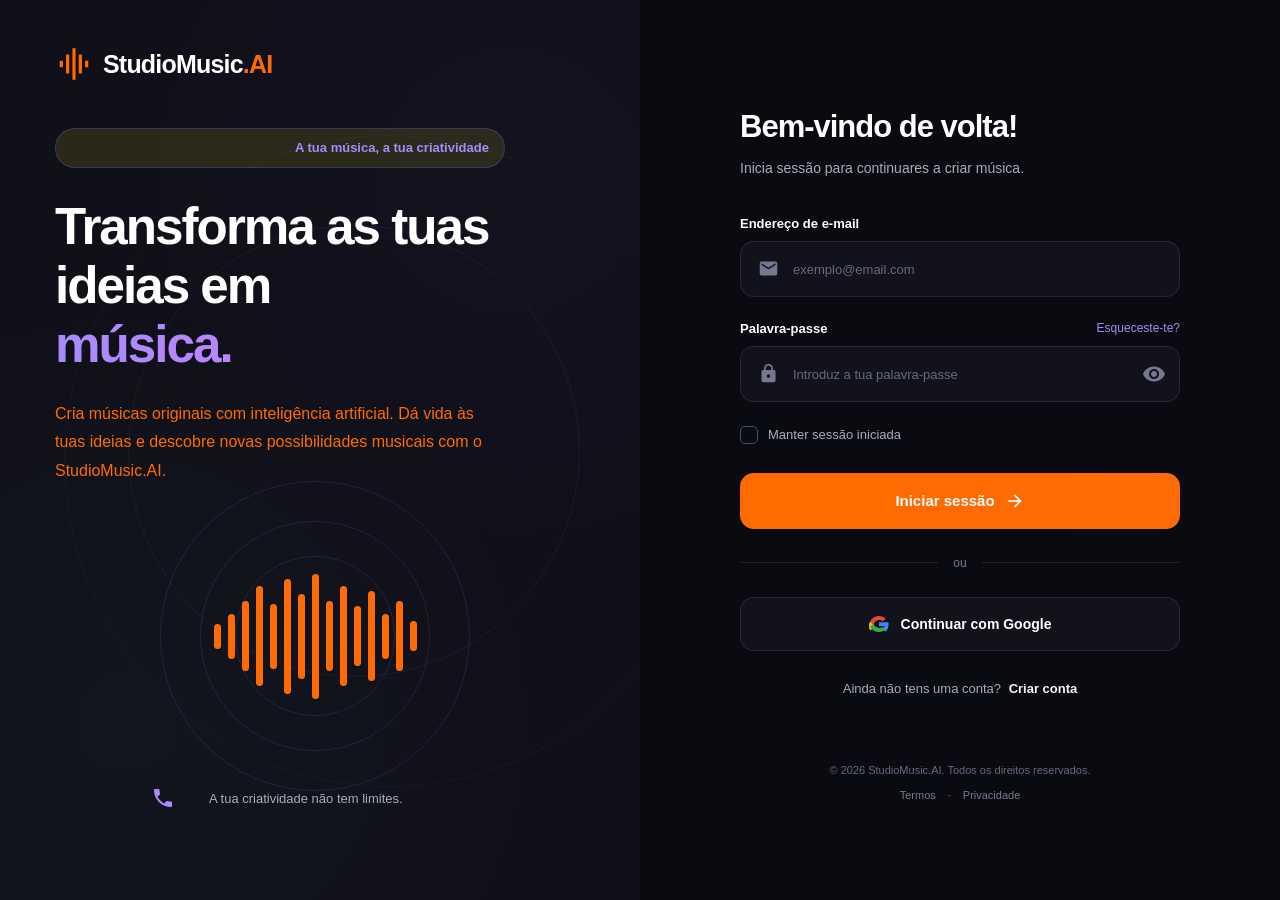
<file: frontend/index.html>
<!DOCTYPE html>
<html lang="pt">
<head>
    <meta charset="UTF-8">
    <meta name="viewport" content="width=device-width, initial-scale=1.0">

    <title>StudioMusic.AI</title>

    <meta
        name="description"
        content="StudioMusic.AI — Crie, organize e reproduza suas músicas com inteligência artificial."
    >

    <!-- Material Icons não modificado-->
    <link
        href="https://fonts.googleapis.com/icon?family=Material+Icons"
        rel="stylesheet"
    >

    <!-- CSS -->
    <link rel="stylesheet" href="style.css">
    <link rel="stylesheet" href="theme.css">
</head>

<body>

    <!-- =========================================================
         OVERLAY DO MENU
    ========================================================== -->
    <div
        id="menuOverlay"
        class="menu-overlay"
        onclick="closeSidebar()"
    ></div>


    <!-- =========================================================
         MENU LATERAL
    ========================================================== -->
    <aside id="sidebar" class="sidebar">

        <div class="sidebar-header">

            <div class="brand">
                <span class="material-icons brand-icon">music_note</span>

                <div class="brand-text">
                    <strong>StudioMusic</strong>
                    <span>.AI</span>
                </div>
            </div>

            <button
                type="button"
                class="sidebar-close"
                onclick="closeSidebar()"
                aria-label="Fechar menu">
                <span class="material-icons">close</span>
            </button>

        </div>
        <!-- MENU -->
        <nav class="sidebar-nav">

            <button
                type="button"
                class="nav-item active"
                data-page="criar"
                onclick="showPage('criar'); closeSidebar();">
                <span class="material-icons">auto_awesome</span>
                <span>Criar música</span>
            </button>

            <button
                type="button"
                class="nav-item"
                data-page="musicas"
                onclick="showPage('musicas'); closeSidebar();">
                <span class="material-icons">library_music</span>
                <span>Minhas músicas</span>
            </button>

            <button
                type="button"
                class="nav-item"
                data-page="favoritos"
                onclick="showPage('favoritos'); closeSidebar();">
                <span class="material-icons">favorite_border</span>
                <span>Favoritos</span>
            </button>
               
            <button
                type="button"
                class="nav-item"
                data-page="historico"
                onclick="showPage('historico'); closeSidebar();">
                <span class="material-icons">history</span>
                <span>Histórico</span>
            </button>

            <div class="community-actions">
                <a href="comunidade.html" class="btn btn-outline">
                    <span class="material-icons">groups</span>
                    Comunidade
                </a>
            </div>

            <button type="button" class="nav-item" data-page="pagamentos" onclick="showPage('pagamentos'); closeSidebar();">
                <span class="material-icons">payments</span>
                <span>Pagamentos</span>
            </button>
            <a href="suporte.html" class="nav-item"><span class="material-icons">support_agent</span><span>Suporte</span></a>

            
        </nav>
        <!-- PARTE INFERIOR -->
        <div class="sidebar-footer">

            <div class="api-status">
                <span id="apiStatusDot" class="status-dot"></span>

                <div>
                    <small>Servidor</small>
                    <strong id="apiStatusText">Verificando...</strong>
                </div>
            </div>

        </div>

    </aside>
    <!-- =========================================================
         CONTEÚDO PRINCIPAL
    ========================================================== -->
    <main id="mainContent" class="main-content">
        <!-- =====================================================
             TOPBAR
        ====================================================== -->
        <header class="topbar">
            <div class="topbar-left">
                <!-- HAMBURGUER UNIVERSAL -->
                <button
                    id="menuButton"
                    type="button"
                    class="menu-button"
                    onclick="toggleSidebar()"
                    aria-label="Abrir menu"
                    aria-expanded="false">
                    <span class="material-icons">menu</span>
                </button>
                <div class="topbar-title">
                    <span id="pageTitle">Criar música</span>
                </div>
            </div>
            <div class="topbar-right">
                <button
                    type="button"
                    class="icon-button"
                    onclick="checkAPI()"
                    title="Verificar servidor"
                    aria-label="Verificar servidor">
                    <span class="material-icons">sync</span>
                </button>

                <!-- BOTÃO DO UTILIZADOR E DROPDOWN -->
                <div class="user-menu-container">
                    <button
                        id="userMenuButton"
                        type="button"
                        class="user-menu-button"
                        aria-label="Menu do utilizador"
                        aria-expanded="false">
                        <span class="material-icons">account_circle</span>
                        <span class="user-name"></span>
                        <span class="material-icons">arrow_drop_down</span>
                    </button>

                    <div id="userDropdown" class="user-dropdown hidden">
                        <a href="perfil.html" class="dropdown-item">
                            <span class="material-icons">manage_accounts</span>
                            <span>Meu Perfil</span>
                        </a>
                        <a href="suporte.html" class="dropdown-item"><span class="material-icons">support_agent</span><span>Centro de suporte</span></a>
                        <a href="#logout" class="dropdown-item logout-item">
                            <span class="material-icons">logout</span>
                            <span>Terminar sessão</span>
                        </a>
                    </div>
                </div>

            </div>

        </header>
        <!-- =====================================================
             ÁREA DAS PÁGINAS
        ====================================================== -->
        <section class="content">
            <!-- =================================================
                 PÁGINA: CRIAR MÚSICA
            ================================================== -->
            <section
                id="page-criar"
                class="page active">
                <div class="page-header">
                    <div>
                        <h1>Criar música</h1>
                        <p>
                            Descreva a música que deseja criar.
                        </p>

                    </div>

                </div>

                <!-- FORMULÁRIO -->
                <div class="music-form-card">
                    <!-- TÍTULO -->
                    <div class="form-group">

                        <label for="title">
                            Título
                            <span class="optional">(opcional)</span>
                        </label>

                        <input
                            type="text"
                            id="title"
                            name="title"
                            maxlength="120"
                            placeholder="Ex.: Meu novo amor"
                            autocomplete="off">

                    </div>

                    <!-- PROMPT -->
                    <div class="form-group">
                        <div class="label-row">
                            <label for="prompt">
                                Descrição da música
                            </label>
                            <span
                                id="promptCounter"
                                class="character-counter">
                                0 / 4000
                            </span>

                        </div>
                        <textarea
                            id="prompt"
                            name="prompt"
                            rows="7"
                            maxlength="4000"
                            placeholder="Descreva o gênero, ritmo, instrumentos, atmosfera, voz, andamento e outros detalhes da música..."
                        ></textarea>
                        <p class="field-help">
                            Quanto mais detalhada for a descrição,
                            mais controle você terá sobre o resultado.
                        </p>

                    </div>
                    <div class="form-group lyrics-group">
                        <div class="lyrics-header">
                            <label for="lyricsInput">
                                <span class="material-icons">lyrics</span>
                                Letra da música
                            </label>
                            <span id="lyricsCounter" class="lyrics-counter">
                                0 caracteres
                            </span>
                        </div>
                        <textarea 
                            id="lyricsInput"
                            name="lyrics"
                            class="lyrics-textarea"
                            placeholder="Escreve aqui a letra da sua música...
                            
                            [Introdução]
                            Escreve a introdução...
                            
                            [Verso 1]
                            Escreve o primeiro verso...
                            
                            [Refrão]
                            Escreve o refrão... 
                            
                            [Verso 2]
                            Escreve o segundo verso... 
                            
                            [Ponte] 
                            Escreve a ponte... 
                            
                            [Final] 
                            Escreve o final da música..."
                                maxlength="10000"
                                rows="10"
                                spellcheck="true">
                        </textarea>
                        <div class="lyrics-footer">
                            <span class="lyrics-help">Organiza a letra por versos, refrão e ponte.</span>
                            <button type="button" id="clearLyricsBtn" class="lyrics-clear-btn">
                                <span class="material-icons">delete_outline</span>
                                Limpar letra
                            </button>
                        </div>
                    </div>


                    <!-- CONFIGURAÇÕES -->
                    <div class="form-grid">
                        <!-- DURAÇÃO -->
                        <div class="form-group">

                            <label for="duration">
                                Duração
                            </label>

                            <select id="duration">

                                <option value="30">
                                    30 segundos
                                </option>

                                <option value="60" selected>
                                    1 minuto
                                </option>

                                <option value="120">
                                    2 minutos
                                </option>

                                <option value="180">
                                    3 minutos
                                </option>

                                <option value="240">
                                    4 minutos
                                </option>

                                <option value="300">
                                    5 minutos
                                </option>

                                <option value="360">
                                    6 minutos
                                </option>

                            </select>

                        </div>
                        <!-- INSTRUMENTAL -->
                        <div class="form-group">

                            <label>
                                Tipo
                            </label>

                            <div class="switch-container">

                                <label class="switch">

                                    <input
                                        type="checkbox"
                                        id="instrumental">
                                    <span class="slider"></span>

                                </label>

                                <span>
                                    Instrumental
                                </span>

                            </div>

                        </div>

                    </div>
                    <!--ÁUDIO DE REFERÊNCIA - MINHA VOZ-->
                    <div class="form-group voice-upload-section">
                        <label for="voiceAudioInput">
                            Minha voz
                            <span class="optional">(opcional)</span>
                        </label>
                        <p class="field-help">
                            Carregue uma gravação da sua voz para utilizar como referência quando a geração com áudio estiver disponivel.
                        </p>
                        <div class="voice-upload-card">
                            <input
                                type="file"
                                id="voiceAudioInput"
                                accept="audio/mpeg,audio/wav,audio/x-wav,audio/mp4,audio/webm,.mp3,.wav,.m4a,.webm"
                                hidden>
                            <button
                                type="button"
                                id="selectVoiceBtn"
                                class="secondary-button">
                                <span class="material-icons">upload_file</span>
                                <span>Adicionar minha voz</span>
                            </button>
                            <div
                                id="voiceAudioInfo"
                                class="voice-audio-info hidden">
                                <div class="voice-file-details">
                                    <span class="material-icons">graphi_eq</span>
                                    <span id="voiceFileName">Nenhum áudio seleccionado</span>
                                </div>
                                <audio
                                    id="voiceAudioPreview"
                                    controls
                                    preload="metadata">
                                </audio>
                                <button
                                    type="button"
                                    id="removeVoiceBtn"
                                    class="secondary-button danger-button">

                                    <span class="material-icons">
                                        delete_outline
                                    </span>
                                    <span>Remover áudio</span>
                                </button>
                            </div>
                        </div>
                    </div>
                    <!-- BOTÃO GERAR -->
                    <div class="generate-area">

                        <button
                            id="generateBtn"
                            type="button"
                            class="primary-button generate-button">

                            <span class="material-icons">
                                auto_awesome
                            </span>

                            <span>Gerar música</span>

                        </button>

                    </div>
                    <!-- STATUS -->
                    <div
                        id="generationStatus"
                        class="generation-status hidden">
                        <div class="loading-spinner"></div>
                        <div>
                            <strong id="statusTitle">
                                Preparando...
                            </strong>
                            <p id="statusMessage">
                                Aguarde enquanto processamos sua solicitação.
                            </p>

                        </div>

                    </div>
                    <!-- PLAYER -->
                    <div
                        id="audioPlayerContainer"
                        class="audio-player-container hidden">
                        <div class="player-header">
                            <div class="player-icon">
                                <span class="material-icons">
                                    music_note
                                </span>

                            </div>
                            <div class="player-info">
                                <strong id="playerTitle">
                                    Música gerada
                                </strong>
                                <span id="playerSubtitle">
                                    StudioMusic.AI
                                </span>

                            </div>

                        </div>
                        <audio
                            id="audioPlayer"
                            controls
                            preload="metadata"
                        ></audio>
                        <div class="player-actions">
                            <button
                                id="downloadBtn"
                                type="button"
                                class="secondary-button">

                                <span class="material-icons">
                                    download
                                </span>
                                Download
                            </button>
                            <button id="deletePlayerBtn"
                            type="button"
                            class="secondary-button danger-button">
                            <span class="material-icons">
                                delete
                            </span>
                            Eliminar música
                            </button>
                        </div>
                    </div>
                </div>
            </section>
            <!-- =================================================
                 PÁGINA: MÚSICAS
            ================================================== -->
            <section
                id="page-musicas"
                class="page">
                <div class="page-header">
                    <div>
                        <h1>Minhas músicas</h1>
                        <p>
                            Todas as músicas geradas no StudioMusic.AI.
                        </p>
                    </div>
                    <button
                        type="button"
                        class="secondary-button"
                        onclick="loadSongs()">
                        <span class="material-icons">
                            refresh
                        </span>

                        Atualizar

                    </button>

                </div>

                <div class="search-box">

                    <span class="material-icons">
                        search
                    </span>

                    <input
                        type="search"
                        id="songSearch"
                        placeholder="Pesquisar músicas..."
                        autocomplete="off"
                    >

                </div>

                <div
                    id="songsList"
                    class="songs-list"
                ></div>
                
            </section>
            <!-- =================================================
                 PÁGINA: COMUNIDADE
            ================================================== -->
            <!--<section
                id="page-comunidade"
                class="page">
                
                <div class="page-header">
                    <div>
                        <h1>Comunidade</h1>
                        <p>Descubra músicas criadas e partilhadas pelos artistas do StudioMusic.AI.
                            </p>
                    </div>
                    <button 
                        id="refreshComunityBtn"
                        type="button"
                        class="secondary-button">
                        <span class="material-icons">refresh</span>
                        <span>Actualizar</span>
                    </button>
                </div>
                <!--PESQUISA-->
                <!--<div class="search-box">
                    <span class="material-icons">search</span>
                    <input
                        type="search"
                        id="communitySearch"
                        placeholder="Pesquisar músicas ou artistas..."
                        autocomplete="off">
                </div>
                <!--LISTA DE MÚSICAS PÚBLICAS-->
                <div
                    id="communitySongsList"
                    class="songs-list">
                </div>
            <!--</section>-->
            <!-- =================================================
                 PÁGINA: FAVORITOS
            ================================================== -->
            <section
                id="page-favoritos"
                class="page"            >
                <div class="page-header">
                    <div>
                        <h1>Favoritos</h1>
                        <p>
                            Suas músicas favoritas.
                        </p>

                    </div>

                </div>
                <div
                    id="favoritesList"
                    class="songs-list"
                ></div>

            </section>
            <!-- =================================================
                 PÁGINA: HISTÓRICO
            ================================================== -->
            <section id="page-pagamentos" class="page">
                <div class="page-header"><div><h1>Pagamentos</h1><p>Compra de planos e pagamentos P2P</p></div></div>
                <div class="pay-card">
                    <p class="field-help">P2P fica pendente até o administrador confirmar o recebimento. Nunca introduza dados do cartão Visa, CVV ou validade.</p>
                    <div class="form-grid">
                        <div class="form-group"><label for="p2pPlan">Plano</label><select id="p2pPlan"><option>A carregar planos...</option></select></div>
                        <div class="form-group"><label for="p2pMethod">Método de pagamento</label><select id="p2pMethod"><option>A carregar métodos...</option></select></div>
                    </div>
                    <div id="p2pMethodDetails" class="pay-status hidden"></div>
                    <div id="p2pUsdcDetails" class="pay-status hidden"></div>
                    <div class="form-group"><label for="p2pReference">Referência da transação (opcional)</label><input id="p2pReference" type="text" maxlength="200" placeholder="ID / referência da transferência"></div>
                    <button id="p2pCreate" class="primary-button" type="button">Criar pedido P2P</button>
                    <div id="p2pStatus" class="pay-status" aria-live="polite"></div>
                </div>
                <div class="pay-card"><h2>Os meus pagamentos</h2><div id="p2pMyPayments">A carregar...</div></div>
                <div id="p2pAdminPanel" class="pay-card hidden"><h2>Gestão administrativa P2P</h2><p class="field-help">Confirma apenas após verificares o recebimento real.</p><div id="p2pAdminPayments">A carregar...</div></div>
            </section>
            <section
                id="page-historico"
                class="page">
                <div class="page-header">
                    <div>
                        <h1>Histórico</h1>
                        <p>
                            Veja suas últimas gerações.
                        </p>
                    </div>
                </div>
                <div
                    id="historyList"
                    class="songs-list"
                ></div>

            </section>

        </section>

    </main>
    <!-- =========================================================
         TOAST
    ========================================================== -->
    <div
        id="toast"
        class="toast"
        role="alert"
        aria-live="polite">
        <span
            id="toastIcon"
            class="material-icons"
        >
            info
        </span>

        <span id="toastMessage"></span>

    </div>
    <!-- =========================================================
         JAVASCRIPT
    ========================================================== -->
    <script src="app.js"></script>

</body>
</html>
</file>
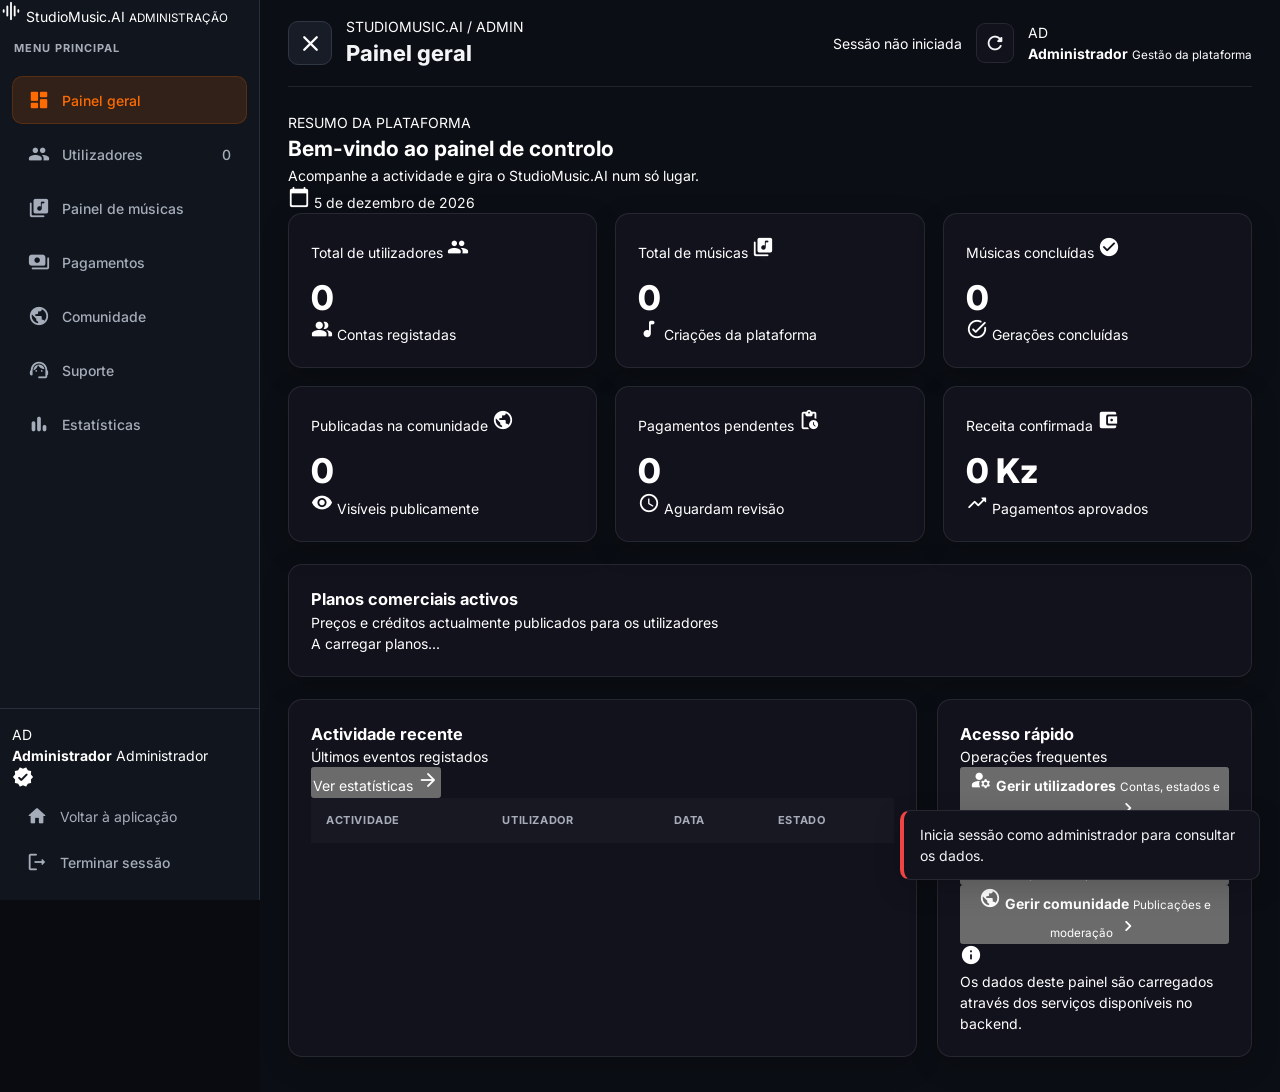
<file: frontend/admin.html>
<!DOCTYPE html>
<html lang="pt">
<head>
    <meta charset="UTF-8">
    <meta name="viewport" content="width=device-width, initial-scale=1.0">
    <meta name="theme-color" content="#111111">

    <title>StudioMusic.AI | Administração</title>

    <!-- Fonte -->
    <link rel="preconnect" href="https://fonts.googleapis.com">
    <link rel="preconnect" href="https://fonts.gstatic.com" crossorigin>

    <link
        href="https://fonts.googleapis.com/css2?family=Inter:wght@400;500;600;700;800&display=swap"
        rel="stylesheet">

    <!-- Material Icons -->
    <link
        href="https://fonts.googleapis.com/icon?family=Material+Icons+Round"
        rel="stylesheet">

    <!-- CSS -->
    <link rel="stylesheet" href="admin.css">
    <link rel="stylesheet" href="theme.css">
</head>

<body>

<div class="app-shell" id="appShell">

    <!-- FUNDO PARA FECHAR O MENU NO TELEMÓVEL -->
    <div
        class="menu-overlay"
        id="menuOverlay"
        aria-hidden="true">
    </div>

    <!-- =====================================================
         MENU LATERAL
    ====================================================== -->

    <aside
        class="sidebar"
        id="sidebar"
        aria-label="Menu administrativo">

        <!-- LOGÓTIPO -->
        <a href="index.html" class="brand">

            <span class="brand-mark">
                <span class="material-icons-round">graphic_eq</span>
            </span>

            <span class="brand-copy">
                StudioMusic<span>.AI</span>
                <small>ADMINISTRAÇÃO</small>
            </span>

        </a>

        <div class="nav-label">MENU PRINCIPAL</div>

        <!-- NAVEGAÇÃO -->
        <nav class="side-nav" aria-label="Navegação administrativa">

            <button
                type="button"
                class="nav-item active"
                data-view="overview">

                <span class="material-icons-round">dashboard</span>
                <span>Painel geral</span>

            </button>

            <button
                type="button"
                class="nav-item"
                data-view="users">

                <span class="material-icons-round">group</span>
                <span>Utilizadores</span>
                <span class="nav-count" id="usersNavCount">0</span>

            </button>

            <button
                type="button"
                class="nav-item"
                data-view="music">

                <span class="material-icons-round">library_music</span>
                <span>Painel de músicas</span>

            </button>

            <button
                type="button"
                class="nav-item"
                data-view="payments">

                <span class="material-icons-round">payments</span>
                <span>Pagamentos</span>
                <span class="nav-dot"></span>

            </button>

            <button
                type="button"
                class="nav-item"
                data-view="community">

                <span class="material-icons-round">public</span>
                <span>Comunidade</span>

            </button>

            <button type="button" class="nav-item" data-view="support">
                <span class="material-icons-round">support_agent</span>
                <span>Suporte</span>
            </button>

            <button
                type="button"
                class="nav-item"
                data-view="statistics">

                <span class="material-icons-round">bar_chart</span>
                <span>Estatísticas</span>

            </button>

        </nav>

        <!-- RODAPÉ DO MENU -->
        <div class="sidebar-bottom">

            <div class="admin-mini">

                <div class="avatar" id="sidebarAvatar">AD</div>

                <div class="admin-mini-info">
                    <strong id="sidebarName">Administrador</strong>
                    <span>Administrador</span>
                </div>

                <span class="material-icons-round verified">
                    verified
                </span>

            </div>

            <a href="index.html" class="bottom-link">

                <span class="material-icons-round">home</span>
                <span>Voltar à aplicação</span>

            </a>

            <button
                type="button"
                class="bottom-link logout-btn"
                id="logoutBtn">

                <span class="material-icons-round">logout</span>
                <span>Terminar sessão</span>

            </button>

        </div>

    </aside>


    <!-- =====================================================
         ÁREA PRINCIPAL
    ====================================================== -->

    <main class="main-area">

        <!-- CABEÇALHO -->
        <header class="topbar">

            <div class="topbar-left">

                <!-- BOTÃO HAMBÚRGUER -->
                <button
                    type="button"
                    class="icon-btn menu-toggle"
                    id="menuToggle"
                    aria-label="Abrir menu"
                    aria-controls="sidebar"
                    aria-expanded="false"
                    title="Abrir ou fechar o menu">

                    <span
                        class="material-icons-round"
                        id="menuIcon">menu</span>

                </button>

                <div class="page-heading">

                    <div class="eyebrow">
                        STUDIOMUSIC.AI / ADMIN
                    </div>

                    <h1 id="pageTitle">Painel geral</h1>

                </div>

            </div>

            <div class="topbar-right">

                <div class="system-status">
                    <span></span>
                    <span id="connectionText">A verificar ligação...</span>
                </div>

                <button
                    type="button"
                    class="icon-btn"
                    id="refreshBtn"
                    aria-label="Actualizar dados"
                    title="Actualizar">

                    <span class="material-icons-round">refresh</span>

                </button>

                <div class="topbar-user">

                    <div class="avatar small" id="topAvatar">AD</div>

                    <div class="topbar-user-info">
                        <strong id="topName">Administrador</strong>
                        <small>Gestão da plataforma</small>
                    </div>

                </div>

            </div>

        </header>


        <!-- =================================================
             CONTEÚDO
        ================================================== -->

        <div class="content">


            <!-- =============================================
                 1. PAINEL GERAL
            ============================================== -->

            <section class="view active" id="view-overview">

                <div class="welcome-row">

                    <div>
                        <p class="eyebrow accent">
                            RESUMO DA PLATAFORMA
                        </p>

                        <h2>Bem-vindo ao painel de controlo</h2>

                        <p class="muted">
                            Acompanhe a actividade e gira o
                            StudioMusic.AI num só lugar.
                        </p>
                    </div>

                    <span class="date-chip">

                        <span class="material-icons-round">
                            calendar_today
                        </span>

                        <span id="todayLabel"></span>

                    </span>

                </div>


                <!-- CARTÕES DE ESTATÍSTICAS -->

                <div class="stats-grid">

                    <article class="stat-card">

                        <div class="stat-top">
                            <span>Total de utilizadores</span>

                            <span class="stat-icon orange">
                                <span class="material-icons-round">group</span>
                            </span>
                        </div>

                        <div class="stat-number" id="statUsers">0</div>

                        <div class="stat-foot">
                            <span class="material-icons-round">people_alt</span>
                            Contas registadas
                        </div>

                    </article>


                    <article class="stat-card">

                        <div class="stat-top">
                            <span>Total de músicas</span>

                            <span class="stat-icon purple">
                                <span class="material-icons-round">library_music</span>
                            </span>
                        </div>

                        <div class="stat-number" id="statSongs">0</div>

                        <div class="stat-foot">
                            <span class="material-icons-round">music_note</span>
                            Criações da plataforma
                        </div>

                    </article>


                    <article class="stat-card">

                        <div class="stat-top">
                            <span>Músicas concluídas</span>

                            <span class="stat-icon green">
                                <span class="material-icons-round">check_circle</span>
                            </span>
                        </div>

                        <div class="stat-number" id="statCompleted">0</div>

                        <div class="stat-foot">
                            <span class="material-icons-round">task_alt</span>
                            Gerações concluídas
                        </div>

                    </article>


                    <article class="stat-card">

                        <div class="stat-top">
                            <span>Publicadas na comunidade</span>

                            <span class="stat-icon blue">
                                <span class="material-icons-round">public</span>
                            </span>
                        </div>

                        <div class="stat-number" id="statPublished">0</div>

                        <div class="stat-foot">
                            <span class="material-icons-round">visibility</span>
                            Visíveis publicamente
                        </div>

                    </article>


                    <article class="stat-card">

                        <div class="stat-top">
                            <span>Pagamentos pendentes</span>

                            <span class="stat-icon yellow">
                                <span class="material-icons-round">pending_actions</span>
                            </span>
                        </div>

                        <div class="stat-number" id="statPending">0</div>

                        <div class="stat-foot">
                            <span class="material-icons-round">schedule</span>
                            Aguardam revisão
                        </div>

                    </article>


                    <article class="stat-card">

                        <div class="stat-top">
                            <span>Receita confirmada</span>

                            <span class="stat-icon green">
                                <span class="material-icons-round">account_balance_wallet</span>
                            </span>
                        </div>

                        <div class="stat-number" id="statRevenue">0 Kz</div>

                        <div class="stat-foot">
                            <span class="material-icons-round">trending_up</span>
                            Pagamentos aprovados
                        </div>

                    </article>

                </div>


                <!-- ACTIVIDADE E ACESSO RÁPIDO -->

                <section class="panel admin-plans-panel">
                    <div class="panel-heading">
                        <div><h3>Planos comerciais activos</h3><p>Preços e créditos actualmente publicados para os utilizadores</p></div>
                    </div>
                    <div id="adminPlansSummary" class="admin-plans-summary">A carregar planos...</div>
                </section>

                <div class="overview-grid">

                    <section class="panel">

                        <div class="panel-heading">

                            <div>
                                <h3>Actividade recente</h3>
                                <p>Últimos eventos registados</p>
                            </div>

                            <button
                                type="button"
                                class="text-btn"
                                data-go="statistics">

                                Ver estatísticas

                                <span class="material-icons-round">
                                    arrow_forward
                                </span>

                            </button>

                        </div>

                        <div class="table-wrap">

                            <table>

                                <thead>
                                    <tr>
                                        <th>Actividade</th>
                                        <th>Utilizador</th>
                                        <th>Data</th>
                                        <th>Estado</th>
                                    </tr>
                                </thead>

                                <tbody id="activityTable"></tbody>

                            </table>

                        </div>

                    </section>


                    <section class="panel quick-panel">

                        <div class="panel-heading">
                            <div>
                                <h3>Acesso rápido</h3>
                                <p>Operações frequentes</p>
                            </div>
                        </div>

                        <button
                            type="button"
                            class="quick-action"
                            data-go="users">

                            <span class="quick-icon">
                                <span class="material-icons-round">manage_accounts</span>
                            </span>

                            <span>
                                <strong>Gerir utilizadores</strong>
                                <small>Contas, estados e permissões</small>
                            </span>

                            <span class="material-icons-round arrow">
                                chevron_right
                            </span>

                        </button>


                        <button
                            type="button"
                            class="quick-action"
                            data-go="payments">

                            <span class="quick-icon">
                                <span class="material-icons-round">receipt_long</span>
                            </span>

                            <span>
                                <strong>Rever pagamentos</strong>
                                <small>Confirmar ou rejeitar comprovativos</small>
                            </span>

                            <span class="material-icons-round arrow">
                                chevron_right
                            </span>

                        </button>


                        <button
                            type="button"
                            class="quick-action"
                            data-go="community">

                            <span class="quick-icon">
                                <span class="material-icons-round">public</span>
                            </span>

                            <span>
                                <strong>Gerir comunidade</strong>
                                <small>Publicações e moderação</small>
                            </span>

                            <span class="material-icons-round arrow">
                                chevron_right
                            </span>

                        </button>

                        <div class="notice-box">

                            <span class="material-icons-round">info</span>

                            <p>
                                Os dados deste painel são carregados
                                através dos serviços disponíveis
                                no backend.
                            </p>

                        </div>

                    </section>

                </div>

            </section>



            <!-- =============================================
                 2. UTILIZADORES
            ============================================== -->

            <section class="view" id="view-users">

                <div class="section-intro">

                    <div>
                        <h2>Utilizadores</h2>
                        <p>
                            Consulte contas e gira o acesso à plataforma.
                        </p>
                    </div>

                    <div class="section-badge">

                        <span class="material-icons-round">group</span>
                        <span id="usersTotalLabel">0 utilizadores</span>

                    </div>

                </div>


                <section class="panel">

                    <div class="toolbar">

                        <div class="search-box">

                            <span class="material-icons-round">search</span>

                            <input
                                id="userSearch"
                                type="search"
                                placeholder="Pesquisar nome ou email..."
                                autocomplete="off">

                        </div>

                        <select
                            id="userStatusFilter"
                            class="select-control">

                            <option value="all">Todos os estados</option>
                            <option value="ATIVO">Activos</option>
                            <option value="INATIVO">Inactivos</option>
                            <option value="BLOQUEADO">Bloqueados</option>

                        </select>

                        <select
                            id="userRoleFilter"
                            class="select-control">

                            <option value="all">Todos os tipos</option>
                            <option value="Admin">Administradores</option>
                            <option value="Utilizador">Utilizadores</option>

                        </select>

                    </div>


                    <div class="table-wrap">

                        <table>

                            <thead>
                                <tr>
                                    <th>ID</th>
                                    <th>Utilizador</th>
                                    <th>Email</th>
                                    <th>Estado</th>
                                    <th>Tipo</th>
                                    <th>Registo</th>
                                    <th class="align-right">Acções</th>
                                </tr>
                            </thead>

                            <tbody id="usersTable"></tbody>

                        </table>

                    </div>

                    <div
                        class="table-empty hidden"
                        id="usersEmpty">

                        Nenhum utilizador corresponde à pesquisa.

                    </div>

                </section>

            </section>



            <!-- =============================================
                 3. PAINEL DE MÚSICAS
            ============================================== -->

            <section class="view" id="view-music">

                <div class="section-intro">

                    <div>
                        <h2>Painel de músicas</h2>
                        <p>
                            Consulte, reproduza e modere as músicas geradas.
                        </p>
                    </div>

                    <div class="section-badge">

                        <span class="material-icons-round">library_music</span>
                        <span id="songsTotalLabel">0 músicas</span>

                    </div>

                </div>


                <section class="panel">

                    <div class="toolbar">

                        <div class="search-box">

                            <span class="material-icons-round">search</span>

                            <input
                                id="songSearch"
                                type="search"
                                placeholder="Pesquisar título ou utilizador..."
                                autocomplete="off">

                        </div>

                        <select
                            id="songStatusFilter"
                            class="select-control">

                            <option value="all">Todos os estados</option>
                            <option value="Concluída">Concluídas</option>
                            <option value="Em processamento">Em processamento</option>
                            <option value="Falhou">Falhadas</option>

                        </select>

                        <select
                            id="songPublicFilter"
                            class="select-control">

                            <option value="all">Públicas e privadas</option>
                            <option value="public">Públicas</option>
                            <option value="private">Privadas</option>

                        </select>

                    </div>


                    <div class="table-wrap">

                        <table>

                            <thead>
                                <tr>
                                    <th>ID</th>
                                    <th>Música</th>
                                    <th>Utilizador</th>
                                    <th>Estado</th>
                                    <th>Publicação</th>
                                    <th>Data</th>
                                    <th class="align-right">Acções</th>
                                </tr>
                            </thead>

                            <tbody id="songsTable"></tbody>

                        </table>

                    </div>

                    <div
                        class="table-empty hidden"
                        id="songsEmpty">

                        Nenhuma música corresponde aos filtros.

                    </div>

                </section>

            </section>



            <!-- =============================================
                 4. PAGAMENTOS
            ============================================== -->

            <section class="view" id="view-payments">

                <div class="section-intro">

                    <div>
                        <h2>Pagamentos</h2>
                        <p>
                            Revise comprovativos e acompanhe
                            os pagamentos dos planos.
                        </p>
                    </div>

                    <div class="section-badge">

                        <span class="material-icons-round">payments</span>
                        <span id="paymentsTotalLabel">0 pagamentos</span>

                    </div>

                </div>


                <div class="mini-stats">

                    <div>
                        <span>Pendentes</span>
                        <strong id="pendingCount">0</strong>
                    </div>

                    <div>
                        <span>Confirmados</span>
                        <strong id="confirmedCount">0</strong>
                    </div>

                    <div>
                        <span>Rejeitados</span>
                        <strong id="rejectedCount">0</strong>
                    </div>

                </div>


                <section class="panel">

                    <div class="toolbar">

                        <div class="search-box">

                            <span class="material-icons-round">search</span>

                            <input
                                id="paymentSearch"
                                type="search"
                                placeholder="Pesquisar utilizador, plano ou referência..."
                                autocomplete="off">

                        </div>

                        <select
                            id="paymentStatusFilter"
                            class="select-control">

                            <option value="all">Todos os estados</option>
                            <option value="Pendente">Pendentes</option>
                            <option value="Confirmado">Confirmados</option>
                            <option value="Rejeitado">Rejeitados</option>

                        </select>

                    </div>


                    <div class="table-wrap">

                        <table>

                            <thead>
                                <tr>
                                    <th>ID</th>
                                    <th>Utilizador</th>
                                    <th>Plano</th>
                                    <th>Valor</th>
                                    <th>Método</th>
                                    <th>Comprovativo</th>
                                    <th>Estado</th>
                                    <th class="align-right">Acções</th>
                                </tr>
                            </thead>

                            <tbody id="paymentsTable"></tbody>

                        </table>

                    </div>

                    <div
                        class="table-empty hidden"
                        id="paymentsEmpty">

                        Nenhum pagamento corresponde aos filtros.

                    </div>

                </section>

            </section>



            <!-- =============================================
                 5. COMUNIDADE
            ============================================== -->

            <section class="view" id="view-community">

                <div class="section-intro">

                    <div>
                        <h2>Comunidade</h2>

                        <p>
                            Gira as músicas partilhadas publicamente
                            sem apagar o ficheiro original.
                        </p>
                    </div>

                    <div class="section-badge">

                        <span class="material-icons-round">public</span>
                        <span id="communityTotalLabel">0 publicações</span>

                    </div>

                </div>


                <div class="mini-stats">

                    <div>
                        <span>Publicadas</span>
                        <strong id="communityPublished">0</strong>
                    </div>

                    <div>
                        <span>Retiradas</span>
                        <strong id="communityHidden">0</strong>
                    </div>

                    <div>
                        <span>Total de músicas</span>
                        <strong id="communityAll">0</strong>
                    </div>

                </div>


                <section class="panel">

                    <div class="toolbar">

                        <div class="search-box">

                            <span class="material-icons-round">search</span>

                            <input
                                id="communitySearch"
                                type="search"
                                placeholder="Pesquisar título ou autor..."
                                autocomplete="off">

                        </div>

                        <select
                            id="communityFilter"
                            class="select-control">

                            <option value="all">Todas as publicações</option>
                            <option value="public">Publicadas</option>
                            <option value="hidden">Retiradas</option>

                        </select>

                    </div>


                    <div
                        class="community-list"
                        id="communityList"></div>

                    <div
                        class="table-empty hidden"
                        id="communityEmpty">

                        Nenhuma música encontrada.

                    </div>

                </section>

            </section>



            <!-- SUPORTE: TICKETS E CONVERSAS -->
            <section class="view" id="view-support">
                <div class="section-intro"><div><h2>Suporte</h2><p>Gere pedidos, responde aos utilizadores e acompanha o estado de cada conversa.</p></div></div>
                <div class="support-admin-layout">
                    <section class="panel support-admin-list"><div class="panel-heading"><h3>Pedidos recebidos</h3><button class="btn btn-secondary" id="supportRefresh">Actualizar</button></div><div id="adminSupportTickets">A carregar pedidos...</div></section>
                    <section class="panel support-admin-chat">
                        <div id="adminSupportEmpty" class="support-admin-empty">Selecciona um ticket para consultar a conversa.</div>
                        <div id="adminSupportDetail" class="hidden">
                            <div class="panel-heading"><div><small id="adminSupportNumber"></small><h3 id="adminSupportSubject"></h3><p id="adminSupportOwner"></p></div></div>
                            <div class="support-admin-controls">
                                <label>Estado <select id="adminSupportStatus"><option value="open">Aberto</option><option value="in_progress">Em análise</option><option value="waiting_user">A aguardar utilizador</option><option value="resolved">Resolvido</option><option value="closed">Fechado</option></select></label>
                                <label>Prioridade <select id="adminSupportPriority"><option value="low">Baixa</option><option value="normal">Normal</option><option value="high">Alta</option><option value="urgent">Urgente</option></select></label>
                                <button id="adminSupportSave" class="btn btn-primary">Guardar estado</button>
                            </div>
                            <div id="adminSupportMessages" class="support-admin-messages"></div>
                            <form id="adminSupportReply" class="support-admin-reply"><textarea id="adminSupportMessage" rows="3" maxlength="4000" placeholder="Responder ao utilizador..." required></textarea><button class="btn btn-primary" type="submit">Enviar resposta</button></form>
                        </div>
                    </section>
                </div>
            </section>

            <!-- =============================================
                 6. ESTATÍSTICAS
            ============================================== -->

            <section class="view" id="view-statistics">

                <div class="section-intro">

                    <div>
                        <h2>Estatísticas</h2>

                        <p>
                            Visão geral da utilização e do desempenho
                            da plataforma.
                        </p>
                    </div>

                    <div class="section-badge">

                        <span class="material-icons-round">insights</span>
                        Resumo administrativo

                    </div>

                </div>


                <div class="stats-grid compact-stats">

                    <article class="stat-card">

                        <div class="stat-top">
                            <span>Utilizadores</span>

                            <span class="stat-icon orange">
                                <span class="material-icons-round">group</span>
                            </span>
                        </div>

                        <div class="stat-number" id="statsUsers">0</div>

                        <div class="stat-foot">Total de contas</div>

                    </article>


                    <article class="stat-card">

                        <div class="stat-top">
                            <span>Músicas</span>

                            <span class="stat-icon purple">
                                <span class="material-icons-round">music_note</span>
                            </span>
                        </div>

                        <div class="stat-number" id="statsSongs">0</div>

                        <div class="stat-foot">Total gerado</div>

                    </article>


                    <article class="stat-card">

                        <div class="stat-top">
                            <span>Taxa de conclusão</span>

                            <span class="stat-icon green">
                                <span class="material-icons-round">task_alt</span>
                            </span>
                        </div>

                        <div class="stat-number" id="statsCompletion">0%</div>

                        <div class="stat-foot">Músicas concluídas</div>

                    </article>


                    <article class="stat-card">

                        <div class="stat-top">
                            <span>Receita aprovada</span>

                            <span class="stat-icon blue">
                                <span class="material-icons-round">account_balance_wallet</span>
                            </span>
                        </div>

                        <div class="stat-number" id="statsRevenue">0 Kz</div>

                        <div class="stat-foot">Pagamentos confirmados</div>

                    </article>

                </div>


                <div class="overview-grid">

                    <section class="panel">

                        <div class="panel-heading">
                            <div>
                                <h3>Estado das músicas</h3>
                                <p>Distribuição por estado</p>
                            </div>
                        </div>

                        <div
                            id="songStatusChart"
                            class="bar-chart"></div>

                    </section>


                    <section class="panel">

                        <div class="panel-heading">
                            <div>
                                <h3>Resumo da comunidade</h3>
                                <p>Estado das publicações</p>
                            </div>
                        </div>

                        <div
                            id="communitySummary"
                            class="summary-list"></div>

                    </section>

                </div>


                <section class="panel activity-panel">

                    <div class="panel-heading">

                        <div>
                            <h3>Actividade recente</h3>
                            <p>Eventos registados no painel</p>
                        </div>

                    </div>

                    <div class="table-wrap">

                        <table>

                            <thead>
                                <tr>
                                    <th>Actividade</th>
                                    <th>Utilizador</th>
                                    <th>Data</th>
                                    <th>Estado</th>
                                </tr>
                            </thead>

                            <tbody id="statsActivityTable"></tbody>

                        </table>

                    </div>

                </section>

            </section>

        </div>

    </main>

</div>


<!-- =========================================================
     NOTIFICAÇÕES
========================================================== -->

<div
    class="toast-region"
    id="toastRegion"
    aria-live="polite"
    aria-atomic="false"></div>


<!-- =========================================================
     JANELA DE CONFIRMAÇÃO
========================================================== -->

<div
    class="modal-backdrop hidden"
    id="modalBackdrop">

    <section
        class="modal"
        role="dialog"
        aria-modal="true"
        aria-labelledby="modalTitle">

        <div class="modal-heading">

            <div>
                <span class="eyebrow accent">STUDIOMUSIC.AI</span>
                <h3 id="modalTitle">Confirmar acção</h3>
            </div>

            <button
                type="button"
                class="icon-btn"
                id="modalClose"
                aria-label="Fechar">

                <span class="material-icons-round">close</span>

            </button>

        </div>

        <p id="modalMessage">Deseja continuar?</p>

        <label
            class="field-label hidden"
            id="noteLabel"
            for="adminNote">

            Nota administrativa (opcional)

        </label>

        <textarea
            class="note-field hidden"
            id="adminNote"
            rows="3"
            placeholder="Escreva uma nota..."></textarea>

        <div class="modal-actions">

            <button
                type="button"
                class="btn btn-secondary"
                id="modalCancel">

                Cancelar

            </button>

            <button
                type="button"
                class="btn btn-primary"
                id="modalConfirm">

                Confirmar

            </button>

        </div>

    </section>

</div>


<!-- REPRODUÇÃO DE ÁUDIO -->

<audio id="audioPlayer" preload="none"></audio>


<!-- JAVASCRIPT DO PAINEL -->
<script src="admin.js"></script>

</body>
</html>
</file>
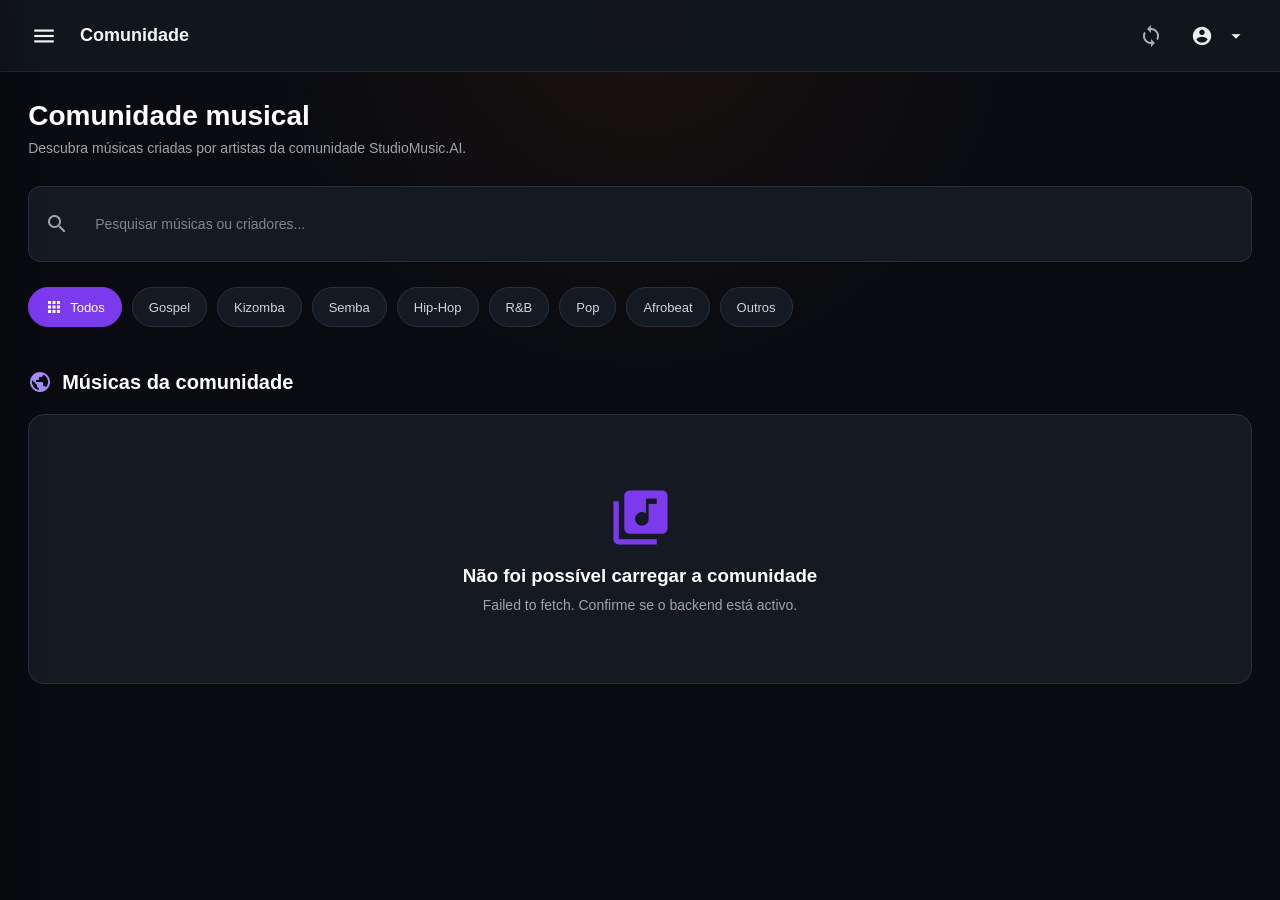
<file: frontend/comunidade.html>
<!DOCTYPE html>
<html lang="pt">

<head>

    <meta charset="UTF-8">

    <meta
        name="viewport"
        content="width=device-width, initial-scale=1.0"
    >

    <title>Comunidade | StudioMusic.AI</title>

    <meta
        name="description"
        content="Descubra músicas criadas pela comunidade StudioMusic.AI."
    >

    <!-- MATERIAL ICONS -->
    <link
        href="https://fonts.googleapis.com/icon?family=Material+Icons"
        rel="stylesheet"
    >

    <!-- CSS PRINCIPAL -->
    <link rel="stylesheet" href="style.css">

    <!-- ESTILOS EXCLUSIVOS DA COMUNIDADE -->
    <link rel="stylesheet" href="comunidade.css">


<style id="community-share-styles">
.community-card.community-shared-highlight{outline:2px solid #ff6b00;box-shadow:0 0 0 5px rgba(255,107,0,.13)}
.community-share-overlay{position:fixed;inset:0;z-index:10050;display:none;align-items:center;justify-content:center;padding:18px;background:rgba(0,0,0,.72);backdrop-filter:blur(5px)}
.community-share-overlay.active{display:flex}
.community-share-dialog{position:relative;width:min(100%,430px);padding:26px;border:1px solid rgba(255,107,0,.28);border-radius:18px;background:#171717;color:#fff;box-shadow:0 18px 60px rgba(0,0,0,.45)}
.community-share-close{position:absolute;right:14px;top:10px;border:0;background:transparent;color:#aaa;font-size:28px;cursor:pointer}
.community-share-symbol{display:inline-flex;color:#ff6b00;font-size:30px;margin-bottom:8px}
.community-share-dialog h3{margin:0 0 7px;font-size:20px}
.community-share-description{margin:0 0 20px;color:#aaa;font-size:13px;overflow-wrap:anywhere}
.community-share-grid{display:grid;grid-template-columns:repeat(3,minmax(0,1fr));gap:10px}
.community-share-grid button{min-height:78px;display:flex;flex-direction:column;align-items:center;justify-content:center;gap:7px;border:1px solid #343434;border-radius:12px;background:#222;color:#eee;cursor:pointer;font-size:12px}
.community-share-grid button:hover{border-color:#ff6b00;background:#29221d}
.community-share-grid .material-icons{font-size:23px;color:#ff6b00}
.community-share-link{display:flex;gap:7px;margin-top:16px}
.community-share-link input{min-width:0;flex:1;padding:10px;border:1px solid #393939;border-radius:8px;background:#101010;color:#ddd;font-size:11px}
.community-share-link button{width:42px;border:0;border-radius:8px;background:#ff6b00;color:#fff;cursor:pointer}
@media(max-width:380px){.community-share-dialog{padding:20px}.community-share-grid{gap:7px}.community-share-grid button{min-height:70px}}


/* CORREÇÕES DE VISIBILIDADE E RESPONSIVIDADE — StudioMusic.AI */
*, *::before, *::after { box-sizing: border-box; }
html { width:100%; min-width:320px; overflow-x:hidden; }
body { width:100%; min-width:320px; overflow-x:hidden; }
#mainContent, .main-content, .content, .community-container { min-width:0; width:100%; max-width:100%; }
.content { padding: clamp(12px, 2.2vw, 30px) !important; }
.community-container { max-width:1500px; margin-inline:auto; }
.community-header, .community-search, .community-section, .community-section-header { min-width:0; }
.community-grid { display:grid !important; grid-template-columns:repeat(auto-fit, minmax(min(100%, 235px), 1fr)) !important; gap:16px !important; width:100%; }
.community-card { min-width:0; width:100%; }
.community-card-body { min-width:0; }
.community-card-footer { display:flex; flex-wrap:wrap; align-items:center; gap:9px; }
.community-stat { flex:1 1 90px; min-width:0; overflow-wrap:anywhere; }
.community-actions { display:flex !important; flex:0 0 auto; align-items:center; justify-content:flex-end; gap:7px; margin-left:auto; min-width:max-content; }
.community-action-button { display:inline-flex !important; visibility:visible !important; opacity:1 !important; flex:0 0 auto; align-items:center; justify-content:center; gap:5px; min-width:36px; min-height:36px; padding:0 8px; border:1px solid #3a414d !important; border-radius:9px; color:#e5e7eb !important; background:#202633 !important; }
.community-action-button .material-icons { display:inline-block !important; font-size:19px; line-height:1; }
.community-action-button.share-button { width:auto !important; min-width:92px; color:#fff !important; background:#ff6b00 !important; border-color:#ff6b00 !important; }
.community-action-button.share-button:hover { background:#e85f00 !important; border-color:#e85f00 !important; }
.community-action-button.share-button .share-label { display:inline !important; font-size:12px; font-weight:600; white-space:nowrap; }
.community-action-button.like-button { width:auto !important; min-width:52px; }
.community-action-button.like-button.liked { color:#ff8a45 !important; border-color:#ff6b00 !important; }
.community-cover img { display:block; max-width:100%; }
.community-player { max-width:100vw; min-width:0; flex-wrap:wrap; }
.community-player-info { min-width:0; overflow:hidden; }
.community-player-controls { min-width:0; }
.community-player-timeline { min-width:0; }
.community-share-dialog { width:min(100%,430px); max-height:calc(100dvh - 30px); overflow-y:auto; }
.community-share-grid { grid-template-columns:repeat(3,minmax(0,1fr)); }
.community-share-grid button { min-width:0; }
@media (max-width: 900px) {
  .community-grid { grid-template-columns:repeat(2,minmax(0,1fr)) !important; gap:12px !important; }
  .community-header h1 { font-size:clamp(21px,4vw,26px); }
}
@media (max-width: 600px) {
  .content { padding:12px !important; }
  .community-header { margin-bottom:18px; }
  .community-header h1 { font-size:22px; }
  .community-header p { font-size:13px; line-height:1.5; }
  .community-search { padding:11px 12px; margin-bottom:16px; }
  .community-categories { gap:8px; margin-bottom:22px; padding-bottom:8px; max-width:100%; }
  .category-button { padding:9px 12px; flex:0 0 auto; }
  .community-section { margin-bottom:24px; }
  .community-section-header h2 { font-size:18px; }
  .community-grid { grid-template-columns:repeat(2,minmax(0,1fr)) !important; gap:10px !important; }
  .community-card-body { padding:10px; }
  .community-song-title { font-size:13px; }
  .community-creator { font-size:11px; }
  .community-card-footer { align-items:flex-start; gap:8px; }
  .community-actions { width:100%; margin-left:0; justify-content:flex-start; }
  .community-action-button { min-height:34px; }
  .community-action-button.share-button { min-width:100px; }
  .community-player { padding:9px 10px; gap:8px; }
  .community-player-cover { width:38px; height:38px; flex-basis:38px; }
  .community-player-info { flex:1 1 calc(100% - 90px); }
  .community-player-controls { flex:1 1 100%; order:4; width:100%; }
  .community-player-buttons { gap:6px; }
  .community-player-timeline { gap:6px; }
}
@media (max-width: 360px) {
  .community-grid { grid-template-columns:1fr !important; }
  .community-card-footer { align-items:center; }
  .community-actions { width:auto; margin-left:auto; }
  .community-action-button.share-button { min-width:90px; }
  .community-share-dialog { padding:18px; }
  .community-share-grid { grid-template-columns:repeat(2,minmax(0,1fr)); }
}

</style>

    <link rel="stylesheet" href="theme.css">
</head>

<body>

    <!-- ==========================================
         OVERLAY
    ========================================== -->

    <div
        id="menuOverlay"
        class="menu-overlay"
        onclick="closeSidebar()"
    ></div>


    <!-- ==========================================
         MENU LATERAL
    ========================================== -->

    <aside id="sidebar" class="sidebar">

        <div class="sidebar-header">

            <div class="brand">

                <span class="material-icons brand-icon">
                    music_note
                </span>

                <div class="brand-text">
                    <strong>StudioMusic</strong>
                    <span>.AI</span>
                </div>

            </div>

            <button
                type="button"
                class="sidebar-close"
                onclick="closeSidebar()"
            >
                <span class="material-icons">close</span>
            </button>

        </div>


        <!-- NAVEGAÇÃO -->

        <nav class="sidebar-nav">

            <a
                href="index.html"
                class="nav-item"
            >
                <span class="material-icons">
                    auto_awesome
                </span>

                <span>Criar música</span>
            </a>

            <a
                href="index.html#musicas"
                class="nav-item"
            >
                <span class="material-icons">
                    library_music
                </span>

                <span>Minhas músicas</span>
            </a>

            <a
                href="index.html#favoritos"
                class="nav-item"
            >
                <span class="material-icons">
                    favorite_border
                </span>

                <span>Favoritos</span>
            </a>

            <a
                href="index.html#historico"
                class="nav-item"
            >
                <span class="material-icons">
                    history
                </span>

                <span>Histórico</span>
            </a>

            <a
                href="comunidade.html"
                class="nav-item active"
            >
                <span class="material-icons">
                    groups
                </span>

                <span>Comunidade</span>
            </a>

        </nav>


        <!-- SERVIDOR -->

        <div class="sidebar-footer">

            <div class="api-status">

                <span
                    id="apiStatusDot"
                    class="status-dot"
                ></span>

                <div>
                    <small>Servidor</small>

                    <strong id="apiStatusText">
                        Verificando...
                    </strong>
                </div>

            </div>

        </div>

    </aside>


    <!-- ==========================================
         CONTEÚDO PRINCIPAL
    ========================================== -->

    <main
        id="mainContent"
        class="main-content"
    >

        <!-- TOPBAR -->

        <header class="topbar">

            <div class="topbar-left">

                <button
                    id="menuButton"
                    type="button"
                    class="menu-button"
                    onclick="toggleSidebar()"
                    aria-label="Abrir menu"
                    aria-expanded="false"
                >
                    <span class="material-icons">menu</span>
                </button>

                <div class="topbar-title">
                    <span>Comunidade</span>
                </div>

            </div>


            <div class="topbar-right">

                <button
                    type="button"
                    class="icon-button"
                    onclick="checkAPI()"
                    title="Verificar servidor"
                >
                    <span class="material-icons">
                        sync
                    </span>
                </button>


                <!-- UTILIZADOR -->

                <div class="user-menu-container">

                    <button
                        id="userMenuButton"
                        type="button"
                        class="user-menu-button"
                        aria-expanded="false"
                    >

                        <span class="material-icons">
                            account_circle
                        </span>

                        <span class="user-name"></span>

                        <span class="material-icons">
                            arrow_drop_down
                        </span>

                    </button>


                    <div
                        id="userDropdown"
                        class="user-dropdown hidden"
                    >

                        <a
                            href="perfil.html"
                            class="dropdown-item"
                        >
                            <span class="material-icons">
                                manage_accounts
                            </span>

                            <span>Conta</span>
                        </a>

                        <a
                            href="#logout"
                            id="communityLogout"
                            class="dropdown-item logout-item"
                        >
                            <span class="material-icons">
                                logout
                            </span>

                            <span>Terminar sessão</span>
                        </a>

                    </div>

                </div>

            </div>

        </header>


        <!-- ======================================
             ÁREA COMUNIDADE
        ======================================= -->

        <section class="content">

            <div class="community-container">

                <!-- CABEÇALHO -->

                <div class="community-header">

                    <div>

                        <h1>Comunidade musical</h1>

                        <p>
                            Descubra músicas criadas por artistas
                            da comunidade StudioMusic.AI.
                        </p>

                    </div>

                </div>


                <!-- PESQUISA -->

                <div class="community-search">

                    <span class="material-icons">
                        search
                    </span>

                    <input
                        type="search"
                        id="communitySearch"
                        placeholder="Pesquisar músicas ou criadores..."
                        autocomplete="off"
                    >

                </div>


                <!-- CATEGORIAS -->

                <div class="community-categories">

                    <button
                        class="category-button active"
                        data-category="todos"
                    >
                        <span class="material-icons">
                            apps
                        </span>

                        Todos
                    </button>


                    <button
                        class="category-button"
                        data-category="gospel"
                    >
                        Gospel
                    </button>


                    <button
                        class="category-button"
                        data-category="kizomba"
                    >
                        Kizomba
                    </button>


                    <button
                        class="category-button"
                        data-category="semba"
                    >
                        Semba
                    </button>


                    <button
                        class="category-button"
                        data-category="hip-hop"
                    >
                        Hip-Hop
                    </button>


                    <button
                        class="category-button"
                        data-category="r&b"
                    >
                        R&B
                    </button>


                    <button
                        class="category-button"
                        data-category="pop"
                    >
                        Pop
                    </button>


                    <button
                        class="category-button"
                        data-category="afrobeat"
                    >
                        Afrobeat
                    </button>


                    <button
                        class="category-button"
                        data-category="outros"
                    >
                        Outros
                    </button>

                </div>


                <!-- MÚSICAS RECENTES -->

                <section class="community-section">

                    <div class="community-section-header">

                        <h2>

                            <span class="material-icons">
                                public
                            </span>

                            Músicas da comunidade

                        </h2>

                    </div>


                    <!-- LISTA DE MÚSICAS -->

                    <div
                        id="communitySongs"
                        class="community-grid"
                    ></div>


                    <!-- ESTADO VAZIO -->

                    <div
                        id="communityEmpty"
                        class="community-empty"
                    >

                        <span class="material-icons">
                            library_music
                        </span>

                        <h3>
                            Ainda não existem músicas públicas
                        </h3>

                        <p>
                            Quando os utilizadores publicarem
                            músicas, elas aparecerão aqui.
                        </p>

                    </div>

                </section>

            </div>

        </section>

    </main>


    <!-- ==========================================
         PLAYER INFERIOR
    ========================================== -->

    <div
        id="communityPlayer"
        class="community-player"
    >

        <div id="communityPlayerCover" class="community-player-cover"><span class="material-icons">music_note</span></div>

        <div class="community-player-info">

            <strong id="communityPlayerTitle">
                Música
            </strong>

            <small id="communityPlayerArtist">
                StudioMusic.AI
            </small>

        </div>

        <audio
            id="communityAudio"
            controls
            preload="metadata"
        ></audio>

        <button
            type="button"
            class="community-player-close"
            onclick="closeCommunityPlayer()"
            aria-label="Fechar reprodutor"
        >
            <span class="material-icons">
                close
            </span>
        </button>

    </div>


    <!-- ==========================================
         JAVASCRIPT EXCLUSIVO DA COMUNIDADE
    ========================================== -->

    <script src="comunidade.js" defer></script>


</body>
</html>
</file>
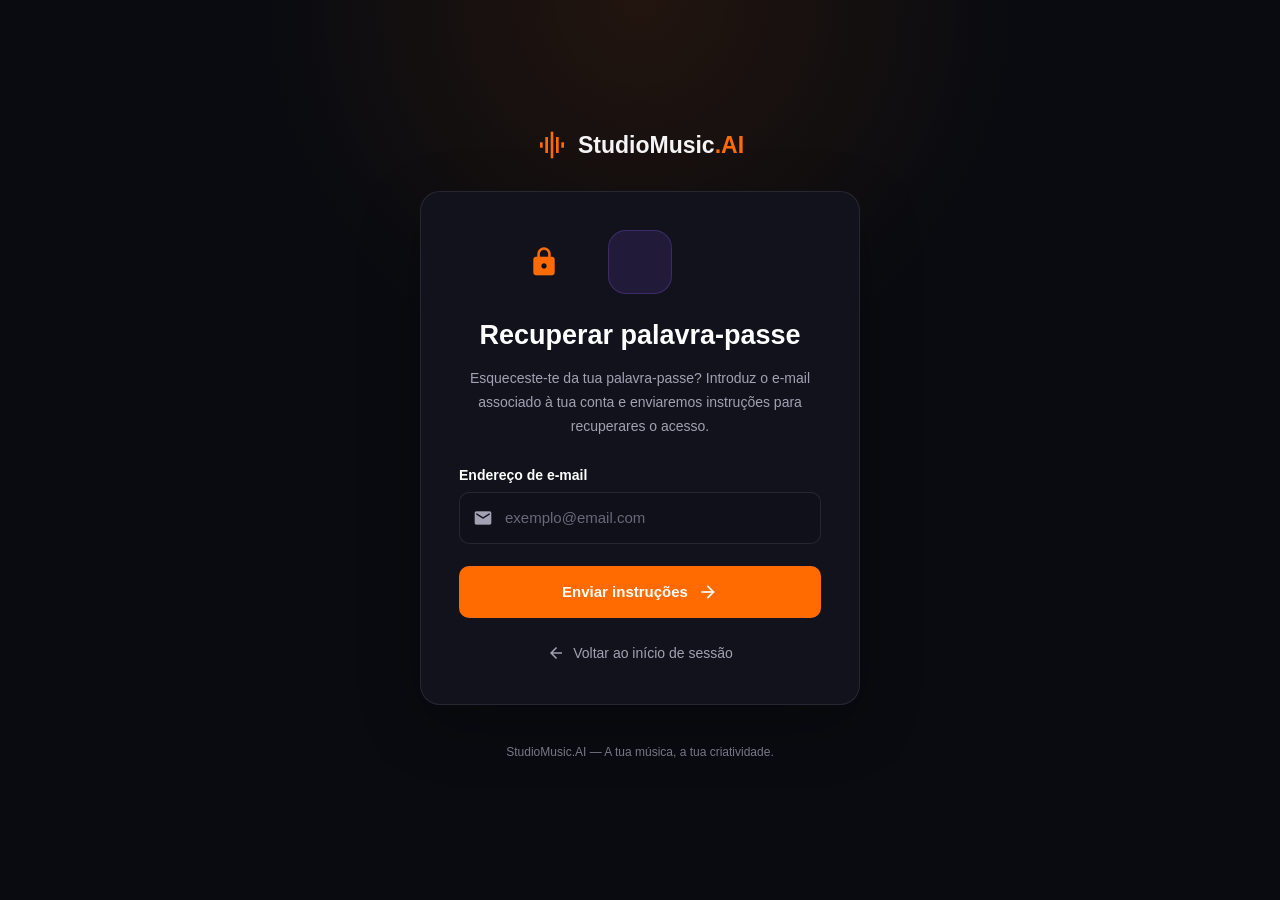
<file: frontend/forgot-password.html>
<!DOCTYPE html>
<html lang="pt">
<head>
    <meta charset="UTF-8">
    <meta name="viewport" content="width=device-width, initial-scale=1.0">
    <meta name="theme-color" content="#0b0b12">

    <title>Recuperar palavra-passe | StudioMusic.AI</title>

    <meta
        name="description"
        content="Recupera o acesso à tua conta StudioMusic.AI."
    >

    <link
        rel="stylesheet"
        href="https://fonts.googleapis.com/icon?family=Material+Icons"
    >

    <link rel="stylesheet" href="forgot-password.css">
    <link rel="stylesheet" href="theme.css">
</head>

<body>

    <main class="auth-container">

        <a href="index.html" class="brand-logo">
            <span class="material-icons logo-icon">graphic_eq</span>
            <span>StudioMusic<span class="brand-ai">.AI</span></span>
        </a>

        <section class="auth-card">

            <div class="icon-container">
                <span class="material-icons">lock_reset</span>
            </div>

            <div class="auth-header">
                <h1>Recuperar palavra-passe</h1>

                <p>
                    Esqueceste-te da tua palavra-passe?
                    Introduz o e-mail associado à tua conta
                    e enviaremos instruções para recuperares o acesso.
                </p>
            </div>

            <div
                id="message"
                class="message"
                role="status"
                aria-live="polite"
                hidden
            ></div>

            <form id="forgotPasswordForm">

                <div class="form-group">
                    <label for="email">Endereço de e-mail</label>

                    <div class="input-wrapper">
                        <span class="material-icons input-icon">mail</span>

                        <input
                            type="email"
                            id="email"
                            name="email"
                            placeholder="exemplo@email.com"
                            autocomplete="email"
                            maxlength="255"
                            required
                        >
                    </div>
                </div>

                <button
                    type="submit"
                    id="submitButton"
                    class="primary-button"
                >
                    <span id="buttonText">Enviar instruções</span>
                    <span class="material-icons">arrow_forward</span>
                </button>

            </form>

            <div class="back-link">
                <a href="login.html">
                    <span class="material-icons">arrow_back</span>
                    Voltar ao início de sessão
                </a>
            </div>

        </section>

        <footer>
            <p>StudioMusic.AI — A tua música, a tua criatividade.</p>
        </footer>

    </main>

    <script src="forgot-password.js"></script>

</body>
</html>
</file>
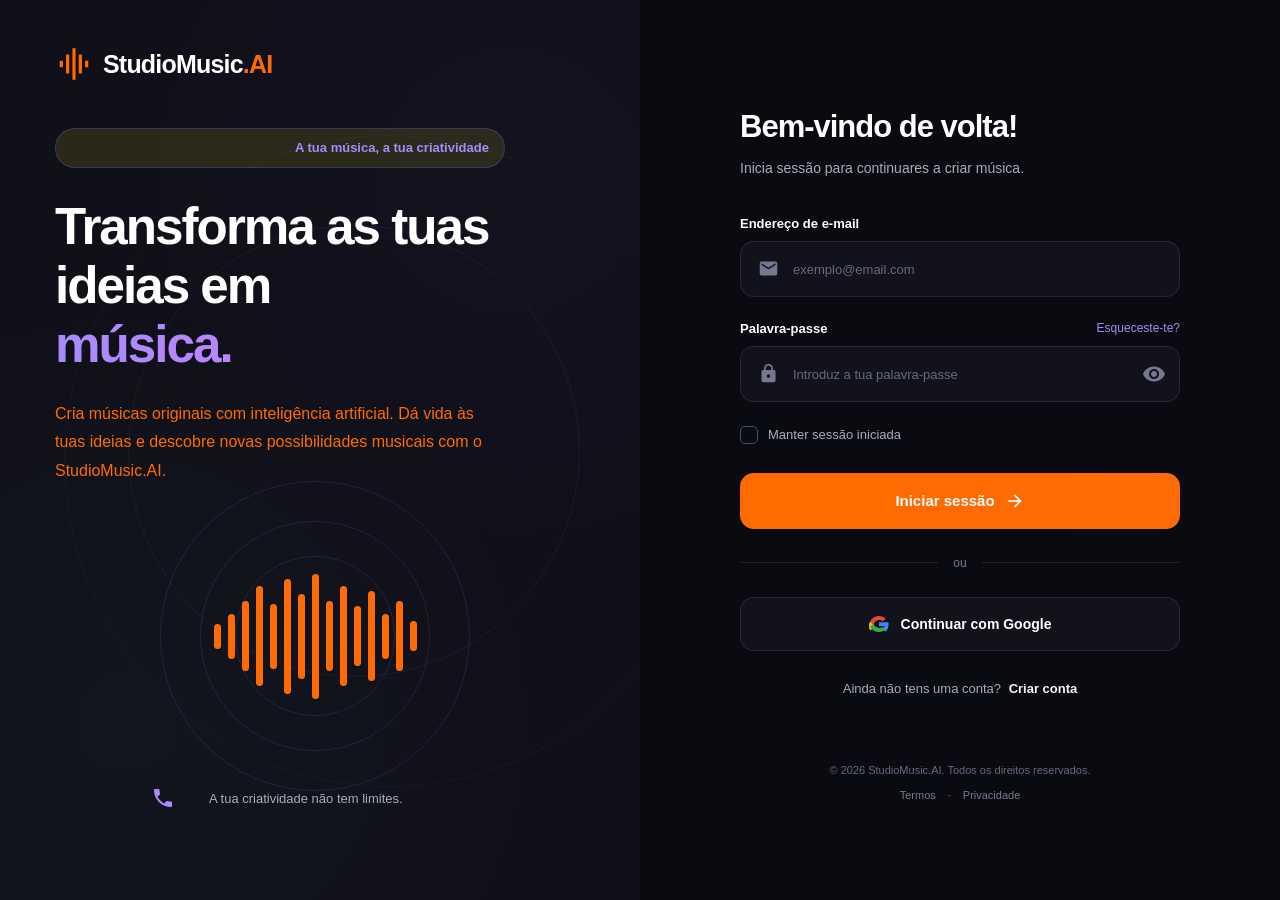
<file: frontend/login.html>
<!DOCTYPE html>
<html lang="pt">
<head>
    <meta charset="UTF-8">

    <meta name="viewport"
          content="width=device-width, initial-scale=1.0">

    <meta name="theme-color" content="#0b0b12">

    <title>Iniciar sessão | StudioMusic.AI</title>

    <meta name="description"
          content="Inicia sessão na tua conta StudioMusic.AI e cria músicas com inteligência artificial.">

    <!-- Ícones -->
    <link rel="stylesheet"
          href="https://fonts.googleapis.com/icon?family=Material+Icons">

    <!-- CSS -->
    <link rel="stylesheet" href="login.css">
</head>

<body>

    <main class="login-container">

        <!-- LADO ESQUERDO -->
        <section class="login-brand">

            <a href="index.html" class="brand-logo">
                <span class="material-icons logo-icon">
                    graphic_eq
                </span>

                <span>
                    StudioMusic<span class="brand-ai">.AI</span>
                </span>
            </a>

            <div class="brand-content">

                <span class="brand-label">
                    <span class="material-icons">
                        auto_awesome
                    </span>

                    A tua música, a tua criatividade
                </span>

                <h1>
                    Transforma as tuas ideias em
                    <span>música.</span>
                </h1>

                <p>
                    Cria músicas originais com inteligência artificial.
                    Dá vida às tuas ideias e descobre novas possibilidades
                    musicais com o StudioMusic.AI.
                </p>

                <div class="music-visual">

                    <div class="music-circle circle-one"></div>
                    <div class="music-circle circle-two"></div>
                    <div class="music-circle circle-three"></div>

                    <div class="equalizer">

                        <span></span>
                        <span></span>
                        <span></span>
                        <span></span>
                        <span></span>
                        <span></span>
                        <span></span>
                        <span></span>
                        <span></span>
                        <span></span>
                        <span></span>
                        <span></span>
                        <span></span>
                        <span></span>
                        <span></span>

                    </div>

                </div>

                <div class="brand-footer">
                    <span class="material-icons">headphones</span>
                    <span>A tua criatividade não tem limites.</span>
                </div>

            </div>

        </section>


        <!-- LADO DIREITO -->
        <section class="login-form-section">

            <div class="mobile-logo">
                <a href="index.html" class="brand-logo">
                    <span class="material-icons logo-icon">
                        graphic_eq
                    </span>

                    <span>
                        StudioMusic<span class="brand-ai">.AI</span>
                    </span>
                </a>
            </div>

            <div class="login-card">

                <div class="login-header">

                    <h2>Bem-vindo de volta!</h2>

                    <p>
                        Inicia sessão para continuares a criar música.
                    </p>

                </div>


                <!-- MENSAGEM DE ESTADO -->
                <div id="loginMessage"
                     class="message"
                     role="alert"
                     aria-live="polite">
                </div>


                <!-- FORMULÁRIO -->
                <form id="loginForm">

                    <!-- EMAIL -->
                    <div class="form-group">

                        <label for="email">
                            Endereço de e-mail
                        </label>

                        <div class="input-wrapper">

                            <span class="material-icons input-icon">
                                mail
                            </span>

                            <input
                                type="email"
                                id="email"
                                name="email"
                                placeholder="exemplo@email.com"
                                autocomplete="email"
                                required
                            >

                        </div>

                    </div>


                    <!-- PALAVRA-PASSE -->
                    <div class="form-group">

                        <div class="password-label">

                            <label for="password">
                                Palavra-passe
                            </label>

                            <a href="forgot-password.html"
                               class="forgot-link">
                                Esqueceste-te?
                            </a>

                        </div>

                        <div class="input-wrapper">

                            <span class="material-icons input-icon">
                                lock
                            </span>

                            <input
                                type="password"
                                id="password"
                                name="password"
                                placeholder="Introduz a tua palavra-passe"
                                autocomplete="current-password"
                                required
                            >

                            <button
                                type="button"
                                id="togglePassword"
                                class="toggle-password"
                                aria-label="Mostrar palavra-passe"
                            >

                                <span class="material-icons">
                                    visibility
                                </span>

                            </button>

                        </div>

                    </div>


                    <!-- MANTER SESSÃO -->
                    <div class="form-options">

                        <label class="remember-option">

                            <input
                                type="checkbox"
                                id="rememberMe"
                                name="rememberMe"
                            >

                            <span class="custom-checkbox"></span>

                            <span>Manter sessão iniciada</span>

                        </label>

                    </div>


                    <!-- BOTÃO LOGIN -->
                    <button
                        type="submit"
                        id="loginButton"
                        class="login-button"
                    >

                        <span class="button-text">
                            Iniciar sessão
                        </span>

                        <span class="material-icons button-icon">
                            arrow_forward
                        </span>

                    </button>

                </form>


                <!-- SEPARADOR -->
                <div class="divider">
                    <span>ou</span>
                </div>


                <!-- GOOGLE -->
                <button
                    type="button"
                    id="googleLoginButton"
                    class="google-button"
                >

                    <svg
                        class="google-icon"
                        xmlns="http://www.w3.org/2000/svg"
                        viewBox="0 0 48 48"
                        aria-hidden="true"
                    >

                        <path fill="#EA4335"
                              d="M24 9.5c3.54 0 6.71 1.22 9.21 3.6l6.85-6.85C35.9 2.38 30.47 0 24 0 14.62 0 6.51 5.38 3.1 13.22l7.98 6.19C12.96 13.72 18.02 9.5 24 9.5z"
                              transform="translate(0 5)"/>

                        <path fill="#4285F4"
                              d="M46.98 24.55c0-1.57-.15-3.09-.38-4.55H24v9.02h12.94c-.58 2.96-2.26 5.48-4.78 7.18l7.73 6c4.51-4.17 7.09-10.31 7.09-17.65z"/>

                        <path fill="#FBBC05"
                              d="M10.53 28.59A14.4 14.4 0 0 1 9.75 24c0-1.59.27-3.13.76-4.59l-7.98-6.19A23.9 23.9 0 0 0 0 24c0 3.87.93 7.52 2.53 10.78z"
                              transform="translate(0 5)"/>

                        <path fill="#34A853"
                              d="M24 48c6.48 0 11.93-2.13 15.9-5.8l-7.73-6c-2.15 1.45-4.92 2.3-8.17 2.3-5.98 0-11.04-4.22-12.92-9.91l-7.98 6.19C6.51 42.62 14.62 48 24 48z"
                              transform="translate(0 -5)"/>

                    </svg>

                    <span>Continuar com Google</span>

                </button>


                <!-- REGISTO -->
                <div class="register-link">

                    <p>
                        Ainda não tens uma conta?

                        <a href="register.html">
                            Criar conta
                        </a>
                    </p>

                </div>

            </div>


            <!-- RODAPÉ -->
            <footer class="login-footer">

                <p>
                    © 2026 StudioMusic.AI.
                    Todos os direitos reservados.
                </p>

                <div class="footer-links">

                    <a href="terms.html">Termos</a>

                    <span>·</span>

                    <a href="privacy.html">Privacidade</a>

                </div>

            </footer>

        </section>

    </main>


    <!-- JAVASCRIPT -->
    <script src="login.js"></script>

</body>
</html>
</file>
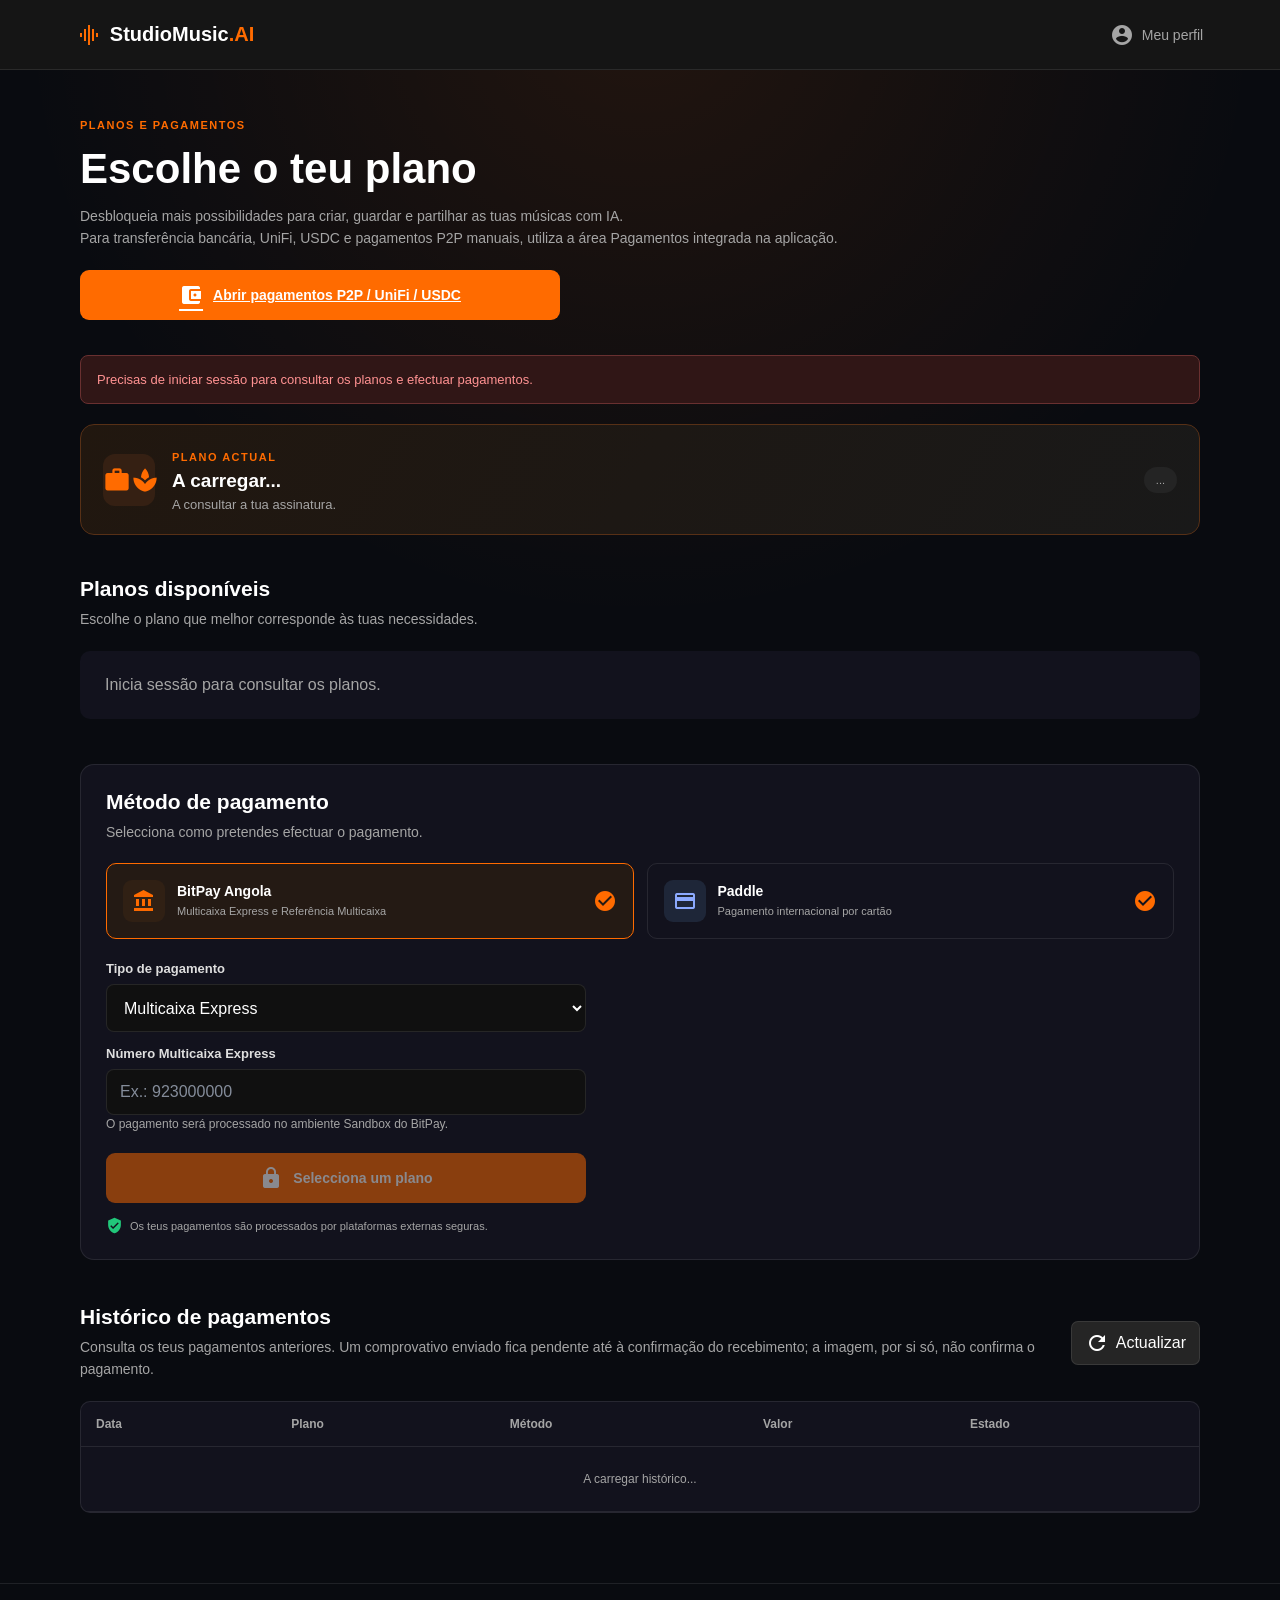
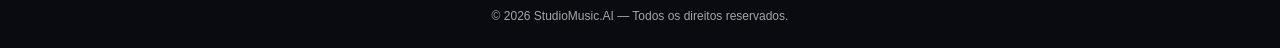
<file: frontend/pagamentos.html>
<!DOCTYPE html>
<html lang="pt">
<head>
    <meta charset="UTF-8">
    <meta name="viewport" content="width=device-width, initial-scale=1.0">

    <title>Pagamentos | StudioMusic.AI</title>

    <link rel="stylesheet" href="style.css">
    <link rel="stylesheet" href="pagamentos.css">

    <link rel="stylesheet"
          href="https://fonts.googleapis.com/icon?family=Material+Icons">

    <script src="https://cdn.paddle.com/paddle/v2/paddle.js"></script>
    <link rel="stylesheet" href="theme.css">
</head>

<body class="payments-page">

<header class="payments-header">
    <a href="index.html" class="brand">
        <span class="material-icons">graphic_eq</span>
        <span>StudioMusic<span class="brand-ai">.AI</span></span>
    </a>

    <a href="perfil.html" class="back-profile">
        <span class="material-icons">account_circle</span>
        Meu perfil
    </a>
</header>

<main class="payments-container">

    <section class="payments-intro">
        <span class="section-label">PLANOS E PAGAMENTOS</span>

        <h1>Escolhe o teu plano</h1>

        <p>
            Desbloqueia mais possibilidades para criar,
            guardar e partilhar as tuas músicas com IA.
        </p>
        <p class="method-note">
            Para transferência bancária, UniFi, USDC e pagamentos P2P manuais,
            utiliza a área Pagamentos integrada na aplicação.
        </p>
        <a class="pay-button" href="index.html?page=pagamentos">
            <span class="material-icons">account_balance_wallet</span>
            Abrir pagamentos P2P / UniFi / USDC
        </a>
    </section>

    <div id="paymentMessage" class="payment-message" hidden></div>

    <section class="current-subscription">
        <div class="subscription-icon">
            <span class="material-icons">workspace_premium</span>
        </div>

        <div class="subscription-info">
            <span class="small-label">PLANO ACTUAL</span>
            <h2 id="currentPlanName">A carregar...</h2>
            <p id="currentPlanDetails">A consultar a tua assinatura.</p>
        </div>

        <span id="subscriptionStatus" class="status-badge">...</span>
    </section>

    <section class="plans-section">
        <div class="section-heading">
            <div>
                <h2>Planos disponíveis</h2>
                <p>Escolhe o plano que melhor corresponde às tuas necessidades.</p>
            </div>
        </div>

        <div id="plansContainer" class="plans-grid">
            <div class="loading-card">
                <span class="material-icons">hourglass_top</span>
                A carregar planos...
            </div>
        </div>
    </section>

    <section class="payment-method-section">

        <div class="section-heading">
            <div>
                <h2>Método de pagamento</h2>
                <p>Selecciona como pretendes efectuar o pagamento.</p>
            </div>
        </div>

        <div class="payment-methods">

            <label class="payment-method selected">
                <input type="radio"
                       name="paymentMethod"
                       value="bitpay"
                       checked>

                <span class="method-icon bitpay-icon">
                    <span class="material-icons">account_balance</span>
                </span>

                <span class="method-info">
                    <strong>BitPay Angola</strong>
                    <small>Multicaixa Express e Referência Multicaixa</small>
                </span>

                <span class="material-icons method-check">check_circle</span>
            </label>

            <label class="payment-method">
                <input type="radio"
                       name="paymentMethod"
                       value="paddle">

                <span class="method-icon paddle-icon">
                    <span class="material-icons">credit_card</span>
                </span>

                <span class="method-info">
                    <strong>Paddle</strong>
                    <small>Pagamento internacional por cartão</small>
                </span>

                <span class="material-icons method-check">check_circle</span>
            </label>

        </div>

        <div id="bitpayOptions" class="method-options">

            <label for="bitpayPaymentType">Tipo de pagamento</label>

            <select id="bitpayPaymentType">
                <option value="multicaixa_express">
                    Multicaixa Express
                </option>

                <option value="multicaixa_reference">
                    Referência Multicaixa
                </option>
            </select>

            <div id="bitpayPhoneGroup">
                <label for="bitpayPhone">Número Multicaixa Express</label>

                <input type="tel"
                       id="bitpayPhone"
                       placeholder="Ex.: 923000000"
                       autocomplete="tel"
                       maxlength="15">
            </div>

            <p class="method-note">
                O pagamento será processado no ambiente Sandbox do BitPay.
            </p>
        </div>

        <div id="paddleOptions" class="method-options" hidden>
            <p class="method-note">
                O Paddle processa pagamentos em dólares americanos (USD).
                O checkout será aberto numa janela segura.
            </p>
        </div>

        <button type="button"
                id="payButton"
                class="pay-button"
                disabled>

            <span class="material-icons">lock</span>
            <span id="payButtonText">Selecciona um plano</span>
        </button>

        <p class="secure-note">
            <span class="material-icons">verified_user</span>
            Os teus pagamentos são processados por plataformas externas seguras.
        </p>

    </section>

    <section id="bitpayResult" class="bitpay-result" hidden>
        <div class="result-icon">
            <span class="material-icons">hourglass_top</span>
        </div>

        <h3>Pagamento em processamento</h3>

        <p id="bitpayResultText">
            Aguarda a confirmação do pagamento.
        </p>

        <div id="bitpayReferenceDetails" hidden>
            <div class="reference-row">
                <span>Entidade</span>
                <strong id="bitpayEntity">—</strong>
            </div>

            <div class="reference-row">
                <span>Referência</span>
                <strong id="bitpayReference">—</strong>
            </div>

            <div class="reference-row">
                <span>Validade</span>
                <strong id="bitpayExpiry">—</strong>
            </div>
        </div>
    </section>

    <section class="history-section">
        <div class="section-heading">
            <div>
                <h2>Histórico de pagamentos</h2>
                <p>Consulta os teus pagamentos anteriores. Um comprovativo enviado fica pendente até à confirmação do recebimento; a imagem, por si só, não confirma o pagamento.</p>
            </div>

            <button id="refreshPayments" class="refresh-button">
                <span class="material-icons">refresh</span>
                Actualizar
            </button>
        </div>

        <div class="history-table-wrapper">
            <table class="payments-table">
                <thead>
                    <tr>
                        <th>Data</th>
                        <th>Plano</th>
                        <th>Método</th>
                        <th>Valor</th>
                        <th>Estado</th>
                    </tr>
                </thead>

                <tbody id="paymentsHistory">
                    <tr>
                        <td colspan="5" class="empty-history">
                            A carregar histórico...
                        </td>
                    </tr>
                </tbody>
            </table>
        </div>
    </section>

</main>

<footer class="payments-footer">
    <p>© 2026 StudioMusic.AI — Todos os direitos reservados.</p>
</footer>

<script src="pagamentos.js"></script>

</body>
</html>
</file>
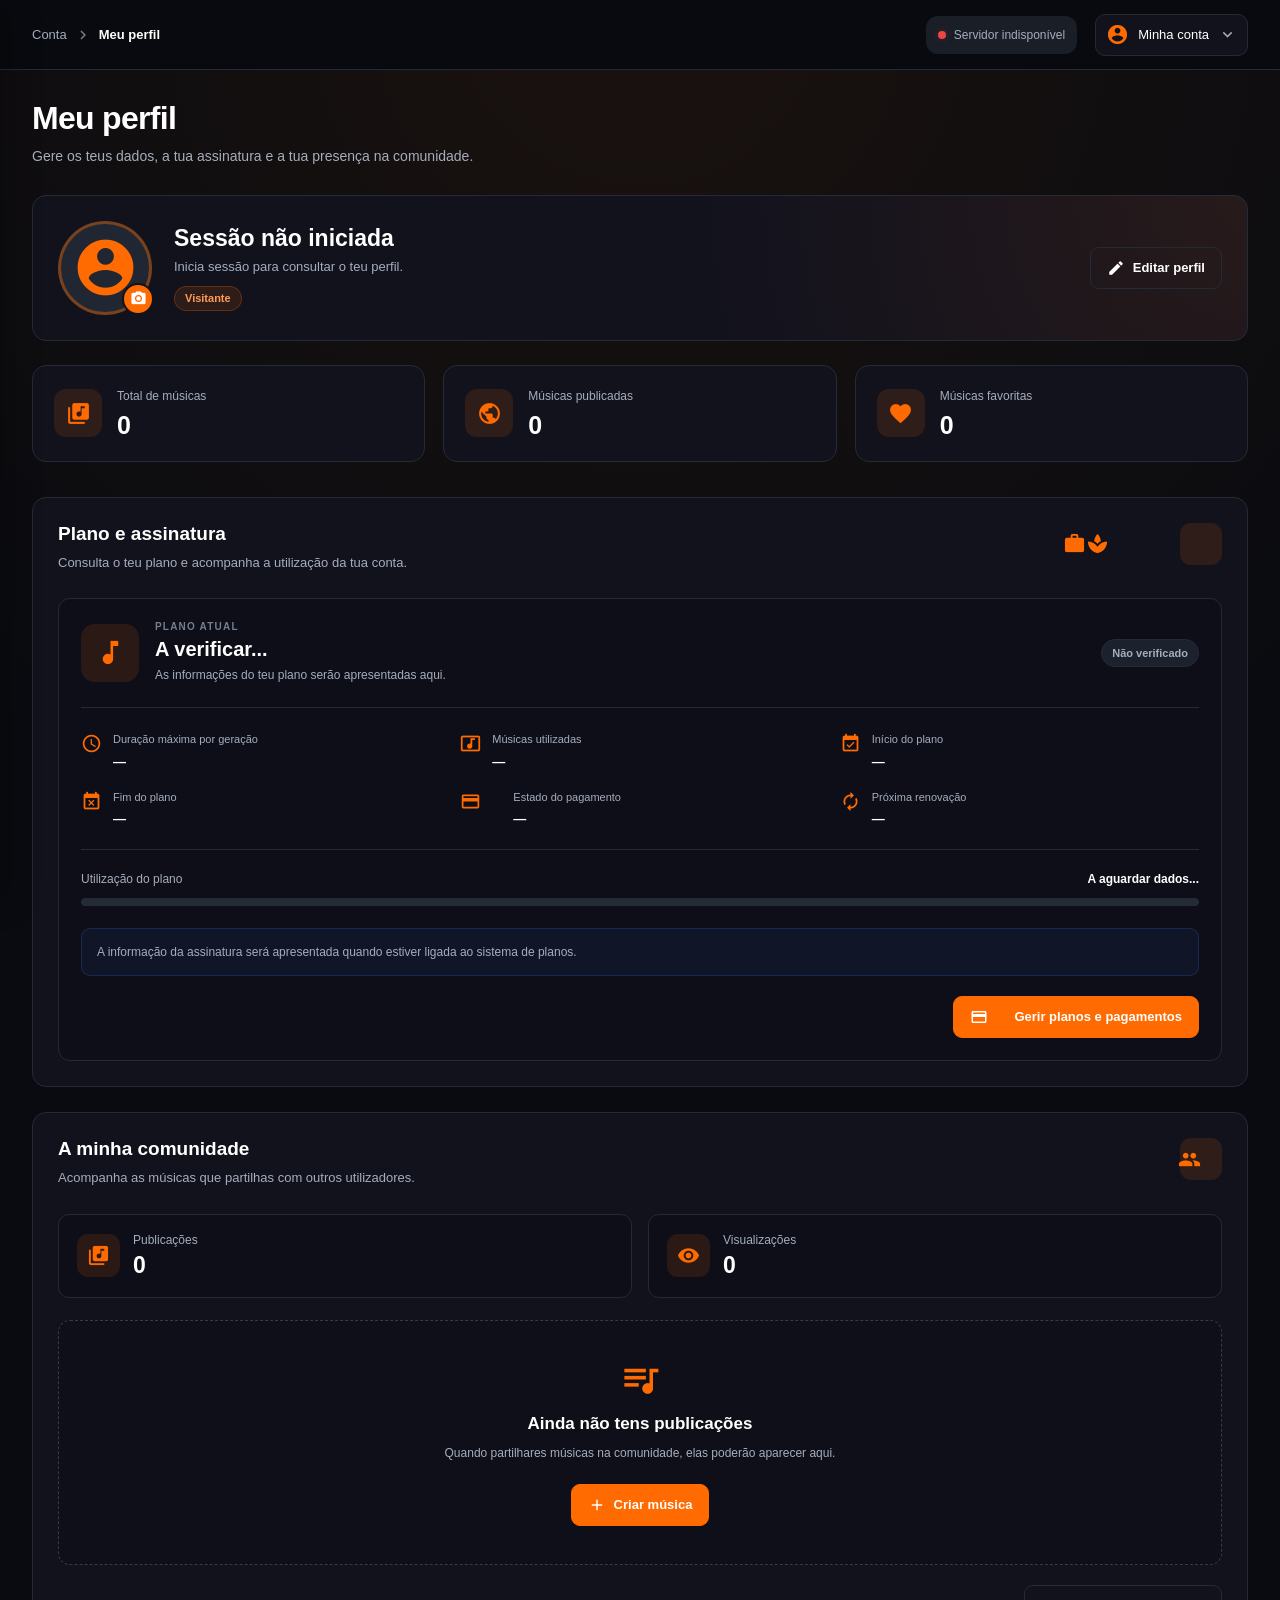
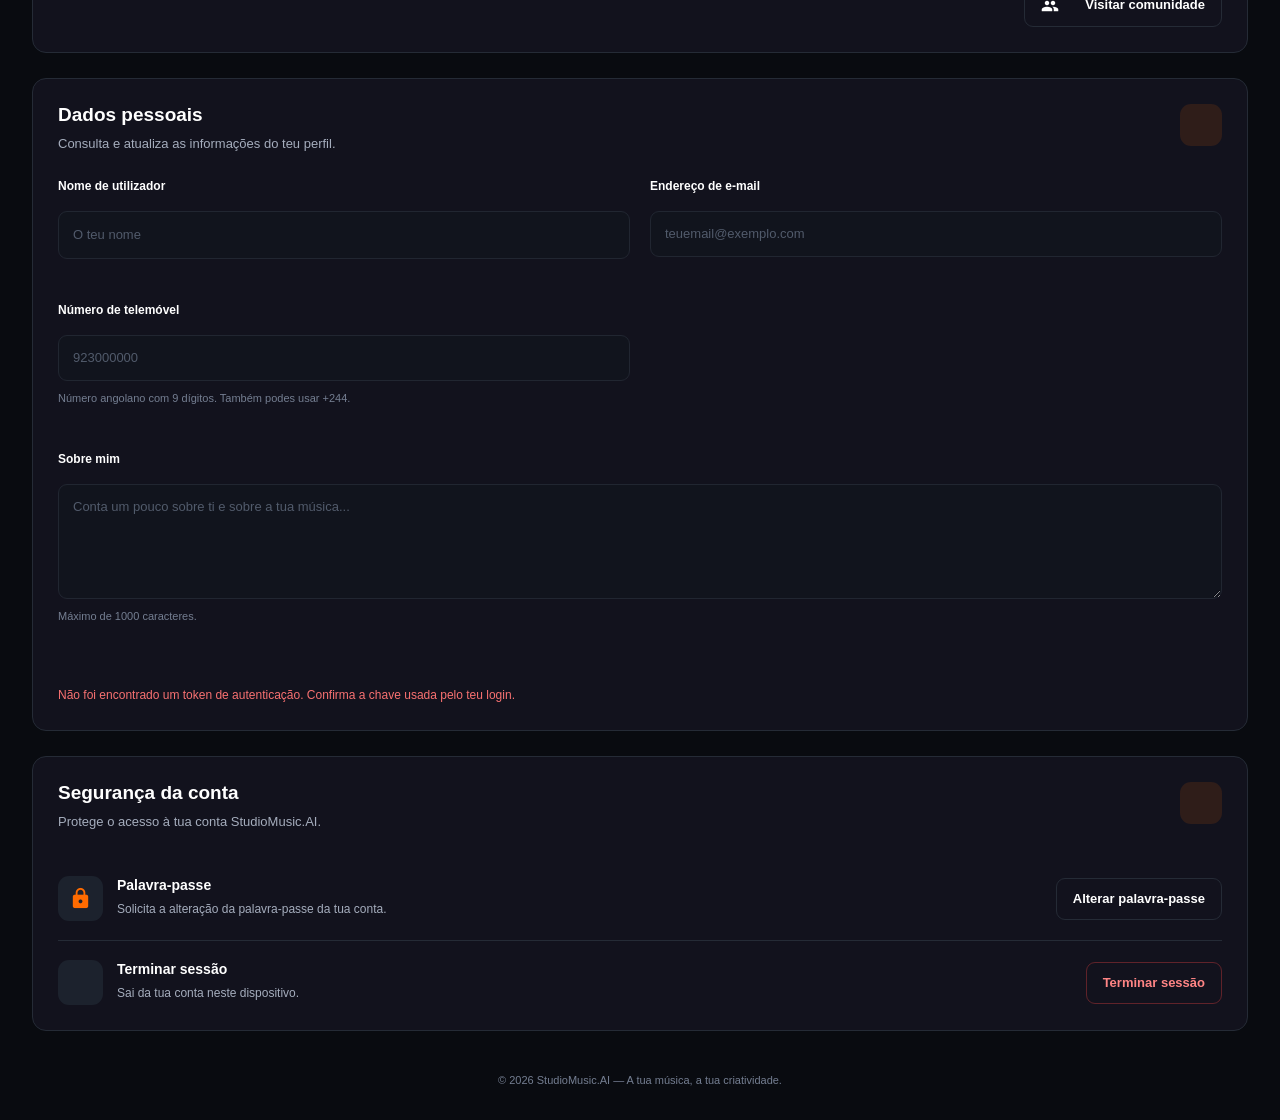
<file: frontend/perfil.html>
<!DOCTYPE html><html lang="pt">
<head>
    <meta charset="UTF-8">
    <meta name="viewport" content="width=device-width, initial-scale=1.0"><title>Meu Perfil | StudioMusic.AI</title>

<link rel="stylesheet" href="style.css">
<link rel="stylesheet" href="perfil.css">

<link rel="stylesheet"
      href="https://fonts.googleapis.com/icon?family=Material+Icons">

    <link rel="stylesheet" href="theme.css">
</head><body class="profile-page"><!-- SOBREPOSIÇÃO DO MENU MOBILE -->
<div class="sidebar-overlay" id="sidebarOverlay"></div>

<!-- SIDEBAR -->
<aside class="sidebar" id="sidebar">

    <div class="sidebar-header">
        <a href="index.html" class="logo">
            <span class="material-icons">graphic_eq</span>
            <span>StudioMusic<span class="logo-ai">.AI</span></span>
        </a>

        <button
            type="button"
            class="sidebar-close"
            id="sidebarClose"
            aria-label="Fechar menu">
            <span class="material-icons">close</span>
        </button>
    </div>

    <nav class="sidebar-nav">

        <div class="nav-section">
            <span class="nav-section-title">MENU PRINCIPAL</span>

            <a href="index.html" class="nav-item">
                <span class="material-icons">music_note</span>
                <span>Criar música</span>
            </a>

            <a href="index.html#musicas" class="nav-item">
                <span class="material-icons">library_music</span>
                <span>Minhas músicas</span>
            </a>

            <a href="index.html#favoritos" class="nav-item">
                <span class="material-icons">favorite_border</span>
                <span>Favoritos</span>
            </a>

            <a href="index.html#historico" class="nav-item">
                <span class="material-icons">history</span>
                <span>Histórico</span>
            </a>
        </div>

        <div class="nav-section">
            <span class="nav-section-title">COMUNIDADE</span>

            <a href="comunidade.html" class="nav-item">
                <span class="material-icons">groups</span>
                <span>Comunidade</span>
            </a>
        </div>

        <div class="nav-section">
            <span class="nav-section-title">A MINHA CONTA</span>

            <a href="index.html" class="nav-item active">
                <span class="material-icons">person</span>
                <span>Meu perfil</span>
            </a>

            <a href="pagamentos.html" class="nav-item">
                <span class="material-icons">payments</span>
                <span>Plano e Assinaturas</span>
            </a>
        </div>

    </nav>

    <div class="sidebar-footer">
        <div class="sidebar-footer-brand">
            <span class="material-icons">headphones</span>
            <div>
                <strong>StudioMusic.AI</strong>
                <small>A tua música, a tua criatividade.</small>
            </div>
        </div>
    </div>

</aside>

<!-- ÁREA PRINCIPAL -->
<main class="main-content">

    <!-- TOPBAR -->
    <header class="topbar">

        <div class="topbar-left">
            <button
                type="button"
                class="menu-toggle"
                id="menuToggle"
                aria-label="Abrir menu">
                <span class="material-icons">menu</span>
            </button>

            <div class="breadcrumb">
                <span>Conta</span>
                <span class="material-icons">chevron_right</span>
                <strong>Meu perfil</strong>
            </div>
        </div>

        <div class="topbar-right">

            <div class="api-status" id="apiStatus">
                <span class="status-dot" id="apiStatusDot"></span>
                <span id="apiStatusText">A verificar ligação...</span>
            </div>

            <div class="user-menu-container">

                <button
                    type="button"
                    class="user-menu-button"
                    id="userMenuButton"
                    aria-expanded="false">

                    <span class="material-icons">account_circle</span>

                    <span id="topbarUserName">Minha conta</span>

                    <span class="material-icons">expand_more</span>
                </button>

                <div class="user-dropdown" id="userDropdown">

                    <a href="index.html" class="dropdown-item">
                        <span class="material-icons">auto_awesome</span>
                        Criar Música
                    </a>

                    <a href="perfil.html#assinatura" class="dropdown-item">
                        <span class="material-icons">workspace_premium</span>
                        Minha assinatura
                    </a>

                    <button
                        type="button"
                        class="dropdown-item logout-item"
                        id="profileLogout">
                        <span class="material-icons">logout</span>
                        Terminar sessão
                    </button>

                </div>

            </div>

        </div>

    </header>

    <!-- CONTEÚDO -->
    <div class="profile-container">

        <!-- TÍTULO -->
        <section class="page-heading">
            <div>
                <h1>Meu perfil</h1>
                <p>Gere os teus dados, a tua assinatura e a tua presença na comunidade.</p>
            </div>
        </section>

        <!-- CARTÃO DO PERFIL -->
        <section class="profile-hero-card">

            <div class="profile-avatar-wrapper">

                <div class="profile-avatar" id="profileAvatar">
                    <span class="material-icons">account_circle</span>
                </div>

                <button
                    type="button"
                    class="avatar-edit-button"
                    id="changeAvatarButton"
                    aria-label="Alterar fotografia">
                    <span class="material-icons">photo_camera</span>
                </button>

            </div>

            <div class="profile-hero-info">

                <h2 id="profileDisplayName">A carregar perfil...</h2>

                <p id="profileDisplayEmail">A carregar e-mail...</p>

                <div class="profile-badges">
                    <span class="profile-role-badge" id="profileRole">
                        Utilizador
                    </span>
                </div>

            </div>

            <div class="profile-hero-action">
                <button
                    type="button"
                    class="btn btn-outline"
                    id="editProfileButton">
                    <span class="material-icons">edit</span>
                    Editar perfil
                </button>
            </div>

        </section>

        <!-- ESTATÍSTICAS -->
        <section class="profile-stats-grid">

            <article class="profile-stat-card">
                <div class="profile-stat-icon">
                    <span class="material-icons">library_music</span>
                </div>

                <div class="profile-stat-info">
                    <span>Total de músicas</span>
                    <strong id="profileTotalSongs">0</strong>
                </div>
            </article>

            <article class="profile-stat-card">
                <div class="profile-stat-icon">
                    <span class="material-icons">public</span>
                </div>

                <div class="profile-stat-info">
                    <span>Músicas publicadas</span>
                    <strong id="profilePublicSongs">0</strong>
                </div>
            </article>

            <article class="profile-stat-card">
                <div class="profile-stat-icon">
                    <span class="material-icons">favorite</span>
                </div>

                <div class="profile-stat-info">
                    <span>Músicas favoritas</span>
                    <strong id="profileFavorites">0</strong>
                </div>
            </article>

        </section>

        <!-- PLANO E ASSINATURA -->
        <section class="profile-section" id="assinatura">

            <div class="section-heading">
                <div>
                    <h2>Plano e assinatura</h2>
                    <p>Consulta o teu plano e acompanha a utilização da tua conta.</p>
                </div>

                <span class="material-icons section-heading-icon">
                    workspace_premium
                </span>
            </div>

            <div class="subscription-card">

                <div class="subscription-top">

                    <div class="subscription-plan-icon">
                        <span class="material-icons">music_note</span>
                    </div>

                    <div class="subscription-plan-info">
                        <span class="subscription-label">PLANO ATUAL</span>
                        <h3 id="subscriptionPlanName">A verificar...</h3>
                        <p id="subscriptionDescription">
                            As informações do teu plano serão apresentadas aqui.
                        </p>
                    </div>

                    <span
                        class="subscription-status"
                        id="subscriptionStatus">
                        Não verificado
                    </span>

                </div>

                <div class="subscription-details">

                    <div class="subscription-detail">
                        <span class="material-icons">schedule</span>
                        <div>
                            <small>Duração máxima por geração</small>
                            <strong id="subscriptionDuration">—</strong>
                        </div>
                    </div>

                    <div class="subscription-detail">
                        <span class="material-icons">music_video</span>
                        <div>
                            <small>Músicas utilizadas</small>
                            <strong id="subscriptionSongsUsed">—</strong>
                        </div>
                    </div>

                    <div class="subscription-detail">
                        <span class="material-icons">event_available</span>
                        <div>
                            <small>Início do plano</small>
                            <strong id="subscriptionStartDate">—</strong>
                        </div>
                    </div>

                    <div class="subscription-detail">
                        <span class="material-icons">event_busy</span>
                        <div>
                            <small>Fim do plano</small>
                            <strong id="subscriptionEndDate">—</strong>
                        </div>
                    </div>

                    <div class="subscription-detail">
                        <span class="material-icons">payments</span>
                        <div>
                            <small>Estado do pagamento</small>
                            <strong id="subscriptionPaymentStatus">—</strong>
                        </div>
                    </div>

                    <div class="subscription-detail">
                        <span class="material-icons">autorenew</span>
                        <div>
                            <small>Próxima renovação</small>
                            <strong id="subscriptionRenewalDate">—</strong>
                        </div>
                    </div>

                </div>

                <div class="subscription-progress">

                    <div class="subscription-progress-header">
                        <span>Utilização do plano</span>
                        <strong id="subscriptionUsageText">A aguardar dados...</strong>
                    </div>

                    <div
                        class="subscription-progress-track"
                        role="progressbar"
                        aria-label="Utilização do plano">

                        <div
                            class="subscription-progress-bar"
                            id="subscriptionProgressBar"
                            style="width: 0%">
                        </div>

                    </div>

                </div>

                <div
                    class="subscription-notice"
                    id="subscriptionNotice"
                    aria-live="polite">
                    A informação da assinatura será apresentada quando estiver ligada ao sistema de planos.
                </div>

                <div class="subscription-actions">

                    <a href="pagamentos.html" class="btn btn-primary">
                        <span class="material-icons">payments</span>
                        Gerir planos e pagamentos
                    </a>    

                </div>

            </div>

        </section>

        <!-- COMUNIDADE -->
        <section class="profile-section" id="comunidade">

            <div class="section-heading">
                <div>
                    <h2>A minha comunidade</h2>
                    <p>Acompanha as músicas que partilhas com outros utilizadores.</p>
                </div>

                <span class="material-icons section-heading-icon">
                    groups
                </span>
            </div>

            <div class="community-summary">

                <div class="community-summary-card">
                    <span class="material-icons">library_music</span>
                    <div>
                        <small>Publicações</small>
                        <strong id="communityPublishedCount">0</strong>
                    </div>
                </div>

                <div class="community-summary-card">
                    <span class="material-icons">visibility</span>
                    <div>
                        <small>Visualizações</small>
                        <strong id="communityViewsCount">0</strong>
                    </div>
                </div>

            </div>

            <div class="community-publications" id="communityPublications">

                <div class="community-empty" id="communityEmptyState">

                    <span class="material-icons">queue_music</span>

                    <h3>Ainda não tens publicações</h3>

                    <p id="communityEmptyMessage">
                        Quando partilhares músicas na comunidade, elas poderão aparecer aqui.
                    </p>

                    <a href="index.html" class="btn btn-primary">
                        <span class="material-icons">add</span>
                        Criar música
                    </a>

                </div>

            </div>

            <div class="community-actions">
                <a href="comunidade.html" class="btn btn-outline">
                    <span class="material-icons">groups</span>
                    Visitar comunidade
                </a>
            </div>

        </section>

        <!-- DADOS PESSOAIS -->
        <section class="profile-section">

            <div class="section-heading">
                <div>
                    <h2>Dados pessoais</h2>
                    <p>Consulta e atualiza as informações do teu perfil.</p>
                </div>

                <span class="material-icons section-heading-icon">
                    manage_accounts
                </span>
            </div>

            <form id="profileForm">

                <div class="profile-form-grid">

                    <div class="form-group">
                        <label for="profileName">Nome de utilizador</label>

                        <input
                            type="text"
                            id="profileName"
                            name="name"
                            placeholder="O teu nome"
                            maxlength="100"
                            disabled>
                    </div>

                    <div class="form-group">
                        <label for="profileEmail">Endereço de e-mail</label>

                        <input
                            type="email"
                            id="profileEmail"
                            name="email"
                            placeholder="teuemail@exemplo.com"
                            disabled>
                    </div>

                    <div class="form-group">
                        <label for="profilePhone">Número de telemóvel</label>
                        <input
                            type="tel"
                            id="profilePhone"
                            name="telefone"
                            inputmode="tel"
                            autocomplete="tel-national"
                            maxlength="16"
                            placeholder="923000000"
                            aria-describedby="profilePhoneHelp"
                            disabled>
                        <small id="profilePhoneHelp">Número angolano com 9 dígitos. Também podes usar +244.</small>
                    </div>

                    <div class="form-group form-group-full">
                        <label for="profileBio">Sobre mim</label>

                        <textarea
                            id="profileBio"
                            name="bio"
                            rows="4"
                            maxlength="1000"
                            placeholder="Conta um pouco sobre ti e sobre a tua música..."
                            disabled></textarea>

                        <small>Máximo de 1000 caracteres.</small>
                    </div>

                </div>

                <div class="profile-form-actions">

                    <button
                        type="button"
                        class="btn btn-outline"
                        id="cancelProfileEdit"
                        hidden>
                        Cancelar
                    </button>

                    <button
                        type="submit"
                        class="btn btn-primary"
                        id="saveProfileButton"
                        hidden>
                        <span class="material-icons">save</span>
                        Guardar alterações
                    </button>

                </div>

                <div
                    class="profile-form-message"
                    id="profileFormMessage"
                    aria-live="polite">
                </div>

            </form>

        </section>

        <!-- SEGURANÇA -->
        <section class="profile-section">

            <div class="section-heading">
                <div>
                    <h2>Segurança da conta</h2>
                    <p>Protege o acesso à tua conta StudioMusic.AI.</p>
                </div>

                <span class="material-icons section-heading-icon">
                    shield
                </span>
            </div>

            <div class="security-option">

                <div class="security-option-info">
                    <div class="security-option-icon">
                        <span class="material-icons">lock</span>
                    </div>

                    <div>
                        <h3>Palavra-passe</h3>
                        <p>Solicita a alteração da palavra-passe da tua conta.</p>
                    </div>
                </div>

                <button
                    type="button"
                    class="btn btn-outline"
                    id="changePasswordButton">
                    Alterar palavra-passe
                </button>

            </div>

            <div class="security-option">

                <div class="security-option-info">
                    <div class="security-option-icon">
                        <span class="material-icons">logout</span>
                    </div>

                    <div>
                        <h3>Terminar sessão</h3>
                        <p>Sai da tua conta neste dispositivo.</p>
                    </div>
                </div>

                <button
                    type="button"
                    class="btn btn-danger-outline"
                    id="profileLogoutBottom">
                    Terminar sessão
                </button>

            </div>

        </section>

        <!-- RODAPÉ -->
        <footer class="profile-footer">
            <p>© 2026 StudioMusic.AI — A tua música, a tua criatividade.</p>
        </footer>

    </div>

</main>

<!-- JAVASCRIPT EXTERNO -->
<script src="perfil.js"></script>

</body>
</html>
</file>
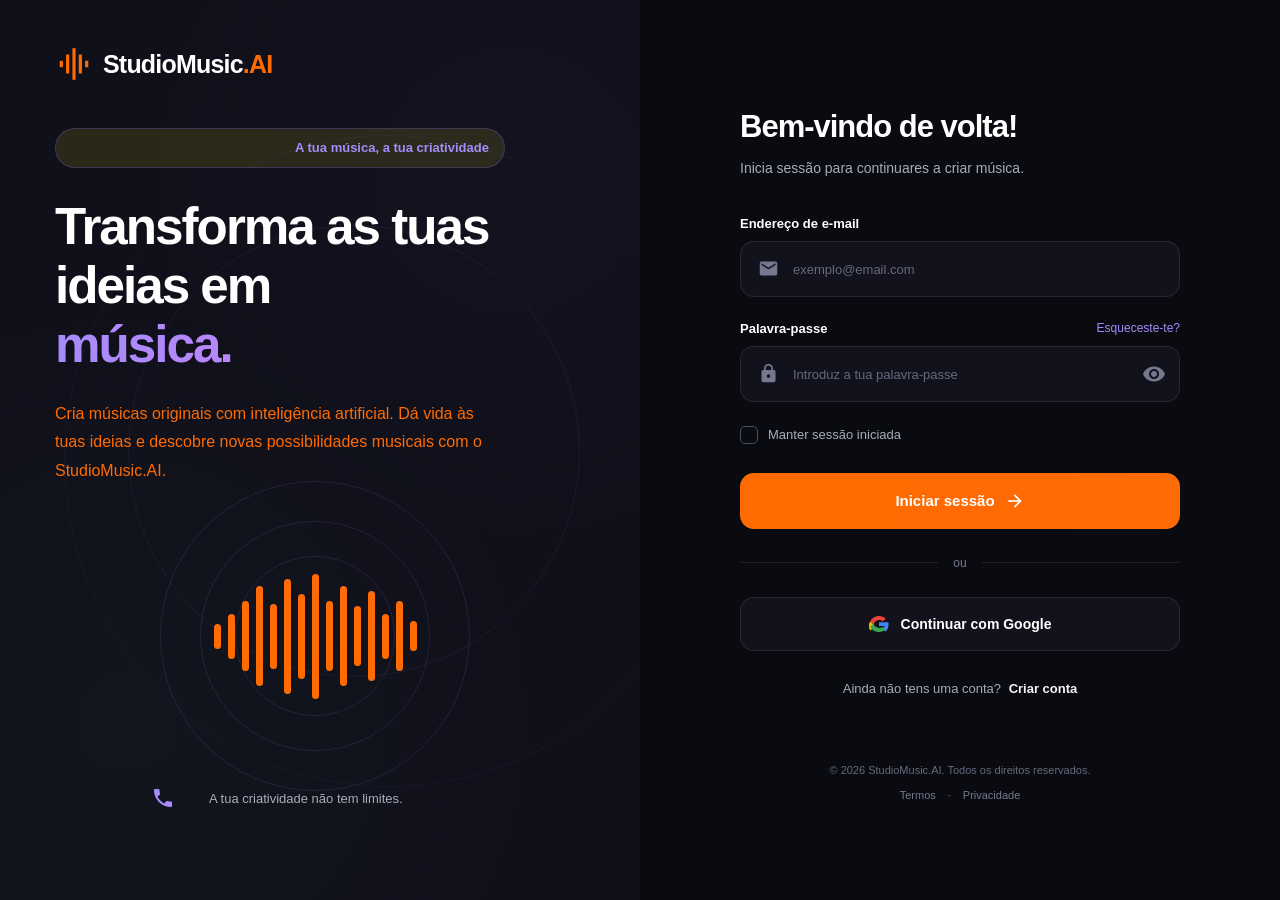
<file: frontend/planos.html>
<!DOCTYPE html>
<html lang="pt">
<head>
    <meta charset="UTF-8">
    <meta name="viewport" content="width=device-width, initial-scale=1.0">
    <title>StudioMusic.AI - Planos e Subscrições</title>
    
    <!-- Google Fonts & Material Icons -->
    <link href="https://fonts.googleapis.com/css2?family=Inter:wght@300;400;500;600;700&display=swap" rel="stylesheet">
    <link href="https://fonts.googleapis.com/icon?family=Material+Icons" rel="stylesheet">
    
    <!-- Estilos (reutilizamos o perfil.css adaptando ou criando secções) -->
    <link rel="stylesheet" href="perfil.css">
    <link rel="stylesheet" href="planos.css">
    <link rel="stylesheet" href="theme.css">
</head>
<body>

    <!-- ========================================================== -->
    <!-- CABEÇALHO / NAVBAR RESPONSIVA                             -->
    <!-- ========================================================== -->
    <header class="navbar">
        <div class="nav-container">
            <a href="index.html" class="logo">
                <span class="material-icons logo-icon">music_note</span>
                <span>StudioMusic<span class="highlight">.AI</span></span>
            </a>

            <!-- Menu Hambúrguer para Mobile -->
            <button class="hamburger" id="hamburgerBtn" aria-label="Menu">
                <span class="material-icons">menu</span>
            </button>

            <!-- Links de Navegação -->
            <nav class="nav-menu" id="navMenu">
                <a href="index.html" class="nav-link">
                    <span class="material-icons">home</span> Início
                </a>
                <a href="planos.html" class="nav-link active">
                    <span class="material-icons">star</span> Planos
                </a>
                <a href="perfil.html" class="nav-link">
                    <span class="material-icons">person</span> Perfil
                </a>
                <button class="btn-logout" id="logoutButton">
                    <span class="material-icons">logout</span> Sair
                </button>
            </nav>
        </div>
    </header>

    <!-- ========================================================== -->
    <!-- CONTEÚDO PRINCIPAL: PLANOS                                 -->
    <!-- ========================================================== -->
    <main class="main-container plans-container">
        <div class="plans-header">
            <h1>Escolhe o teu Plano</h1>
            <p>Potencia a tua criação musical com recursos avançados e maior duração.</p>
        </div>

        <!-- Mensagem de Feedback -->
        <div id="plansMessage" class="message"></div>

        <!-- Estado da Subscrição Atual -->
        <div id="currentSubscriptionBox" class="current-sub-box">
            <h3>Subscrição Atual</h3>
            <p id="subStatusText">A carregar informações da subscrição...</p>
        </div>

        <!-- Grelha de Planos -->
        <div class="plans-grid" id="plansGrid">
            <!-- Os planos serão injetados dinamicamente via JavaScript -->
        </div>
    </main>

    <!-- Modal de Pagamento (Simples para Transferência/Multicaixa) -->
    <div id="paymentModal" class="modal" style="display: none;">
        <div class="modal-content">
            <span class="close-modal" id="closeModal">&times;</span>
            <h2>Confirmar Subscrição</h2>
            <p id="modalPlanName">Plano Selecionado</p>
            
            <div class="form-group" style="margin-top: 1rem;">
                <label for="paymentMethod">Método de Pagamento</label>
                <select id="paymentMethod" class="form-control">
                    <option value="bank_transfer">Transferência Bancária</option>
                    <option value="multicaixa_express">Multicaixa Express</option>
                </select>
            </div>

            <div class="form-group" style="margin-top: 1rem;">
                <label for="transactionRef">Referência da transação (opcional)</label>
                <input type="text" id="transactionRef" placeholder="ID ou referência da transferência">
            </div>

            <button id="confirmPaymentBtn" class="btn-submit" style="margin-top: 1.5rem;">
                Submeter Pedido de Pagamento
            </button>
        </div>
    </div>

    <!-- Script JavaScript -->
    <script src="planos.js"></script>
</body>
</html>
</file>
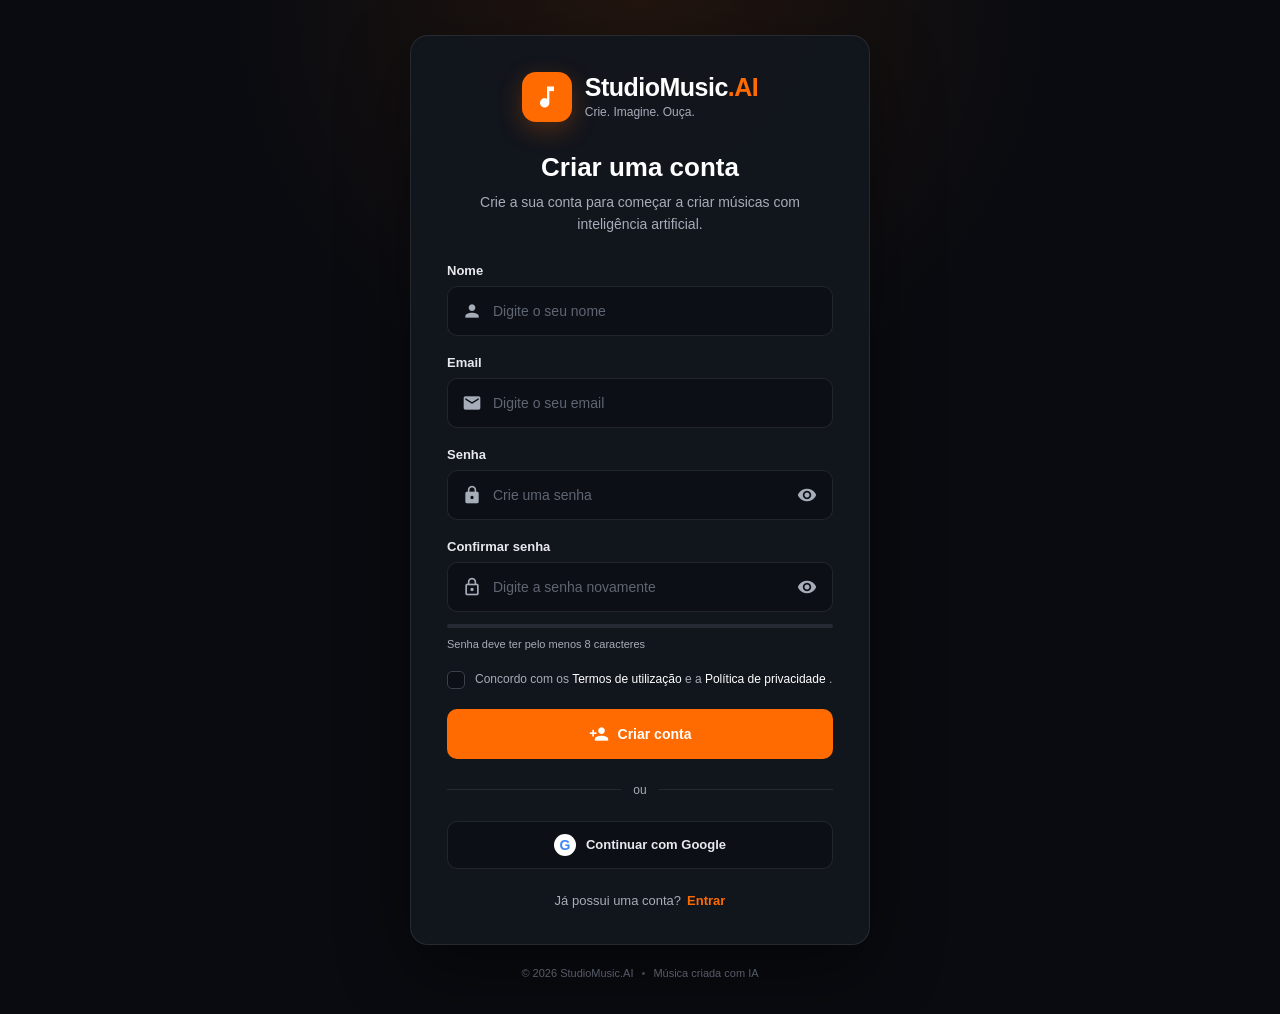
<file: frontend/register.html>
<!DOCTYPE html>
<html lang="pt">

<head>

    <meta charset="UTF-8">

    <meta
        name="viewport"
        content="width=device-width, initial-scale=1.0"
    >

    <meta
        name="description"
        content="Crie a sua conta no EasyMusic.AI"
    >

    <title>Criar conta - StudioMusic.AI</title>

    <!-- Material Icons -->
    <link
        href="https://fonts.googleapis.com/icon?family=Material+Icons"
        rel="stylesheet"
    >

    <!-- CSS -->
    <link
        rel="stylesheet"
        href="register.css"
    >

    <link rel="stylesheet" href="theme.css">
</head>


<body>

    <main class="auth-container">

        <!-- ==================================================
             CARTÃO DE REGISTRO
        =================================================== -->

        <section class="register-card">

            <!-- LOGO -->
            <div class="brand">

                <div class="brand-icon">

                    <span class="material-icons">
                        music_note
                    </span>

                </div>

                <div class="brand-text">

                    <h1>
                        StudioMusic<span>.AI</span>
                    </h1>

                    <p>
                        Crie. Imagine. Ouça.
                    </p>

                </div>

            </div>


            <!-- TÍTULO -->

            <div class="register-header">

                <h2>
                    Criar uma conta
                </h2>

                <p>
                    Crie a sua conta para começar a criar músicas
                    com inteligência artificial.
                </p>

            </div>


            <!-- MENSAGEM -->

            <div
                id="registerMessage"
                class="message"
                hidden
            ></div>


            <!-- FORMULÁRIO -->

            <form
                id="registerForm"
                autocomplete="on"
            >

                <!-- NOME -->

                <div class="form-group">

                    <label for="name">
                        Nome
                    </label>

                    <div class="input-wrapper">

                        <span class="material-icons">
                            person
                        </span>

                        <input
                            type="text"
                            id="name"
                            name="name"
                            placeholder="Digite o seu nome"
                            autocomplete="name"
                            minlength="2"
                            maxlength="100"
                            required
                        >

                    </div>

                </div>


                <!-- EMAIL -->

                <div class="form-group">

                    <label for="email">
                        Email
                    </label>

                    <div class="input-wrapper">

                        <span class="material-icons">
                            email
                        </span>

                        <input
                            type="email"
                            id="email"
                            name="email"
                            placeholder="Digite o seu email"
                            autocomplete="email"
                            maxlength="200"
                            required
                        >

                    </div>

                </div>


                <!-- SENHA -->

                <div class="form-group">

                    <label for="password">
                        Senha
                    </label>

                    <div class="input-wrapper">

                        <span class="material-icons">
                            lock
                        </span>

                        <input
                            type="password"
                            id="password"
                            name="password"
                            placeholder="Crie uma senha"
                            autocomplete="new-password"
                            minlength="8"
                            maxlength="128"
                            required
                        >

                        <button
                            type="button"
                            class="password-toggle"
                            id="togglePassword"
                            aria-label="Mostrar senha"
                        >

                            <span class="material-icons">
                                visibility
                            </span>

                        </button>

                    </div>

                </div>


                <!-- CONFIRMAR SENHA -->

                <div class="form-group">

                    <label for="confirmPassword">
                        Confirmar senha
                    </label>

                    <div class="input-wrapper">

                        <span class="material-icons">
                            lock_outline
                        </span>

                        <input
                            type="password"
                            id="confirmPassword"
                            name="confirmPassword"
                            placeholder="Digite a senha novamente"
                            autocomplete="new-password"
                            minlength="8"
                            maxlength="128"
                            required
                        >

                        <button
                            type="button"
                            class="password-toggle"
                            id="toggleConfirmPassword"
                            aria-label="Mostrar senha"
                        >

                            <span class="material-icons">
                                visibility
                            </span>

                        </button>

                    </div>

                </div>


                <!-- FORÇA DA SENHA -->

                <div
                    id="passwordStrength"
                    class="password-strength"
                >

                    <div class="strength-bar">

                        <span
                            id="strengthProgress"
                        ></span>

                    </div>

                    <span
                        id="strengthText"
                    >
                        Senha deve ter pelo menos 8 caracteres
                    </span>

                </div>


                <!-- TERMOS -->

                <div class="terms">

                    <label class="checkbox-container">

                        <input
                            type="checkbox"
                            id="terms"
                            name="terms"
                            required
                        >

                        <span class="checkmark"></span>

                        <span class="terms-text">

                            Concordo com os
                            <a
                                href="#"
                                id="termsLink"
                            >
                                Termos de utilização
                            </a>

                            e a
                            <a
                                href="#"
                                id="privacyLink"
                            >
                                Política de privacidade
                            </a>.

                        </span>

                    </label>

                </div>


                <!-- BOTÃO -->

                <button
                    type="submit"
                    id="registerButton"
                    class="register-button"
                >

                    <span
                        id="registerButtonIcon"
                        class="material-icons"
                    >
                        person_add
                    </span>

                    <span id="registerButtonText">
                        Criar conta
                    </span>

                </button>


            </form>


            <!-- DIVISOR -->

            <div class="divider">

                <span></span>

                <p>
                    ou
                </p>

                <span></span>

            </div>


            <!-- GOOGLE -->

            <button
                type="button"
                id="googleRegister"
                class="google-button"
            >

                <span class="google-icon">
                    G
                </span>

                <span>
                    Continuar com Google
                </span>

            </button>


            <!-- LOGIN -->

            <div class="login-link">

                <span>
                    Já possui uma conta?
                </span>

                <a href="login.html">
                    Entrar
                </a>

            </div>


        </section>


        <!-- ==================================================
             RODAPÉ
        =================================================== -->

        <footer class="auth-footer">

            <span>
                © 2026 StudioMusic.AI
            </span>

            <span class="footer-separator">
                •
            </span>

            <span>
                Música criada com IA
            </span>

        </footer>


    </main>


    <!-- JAVASCRIPT -->

    <script src="register.js"></script>

</body>

</html>
</file>
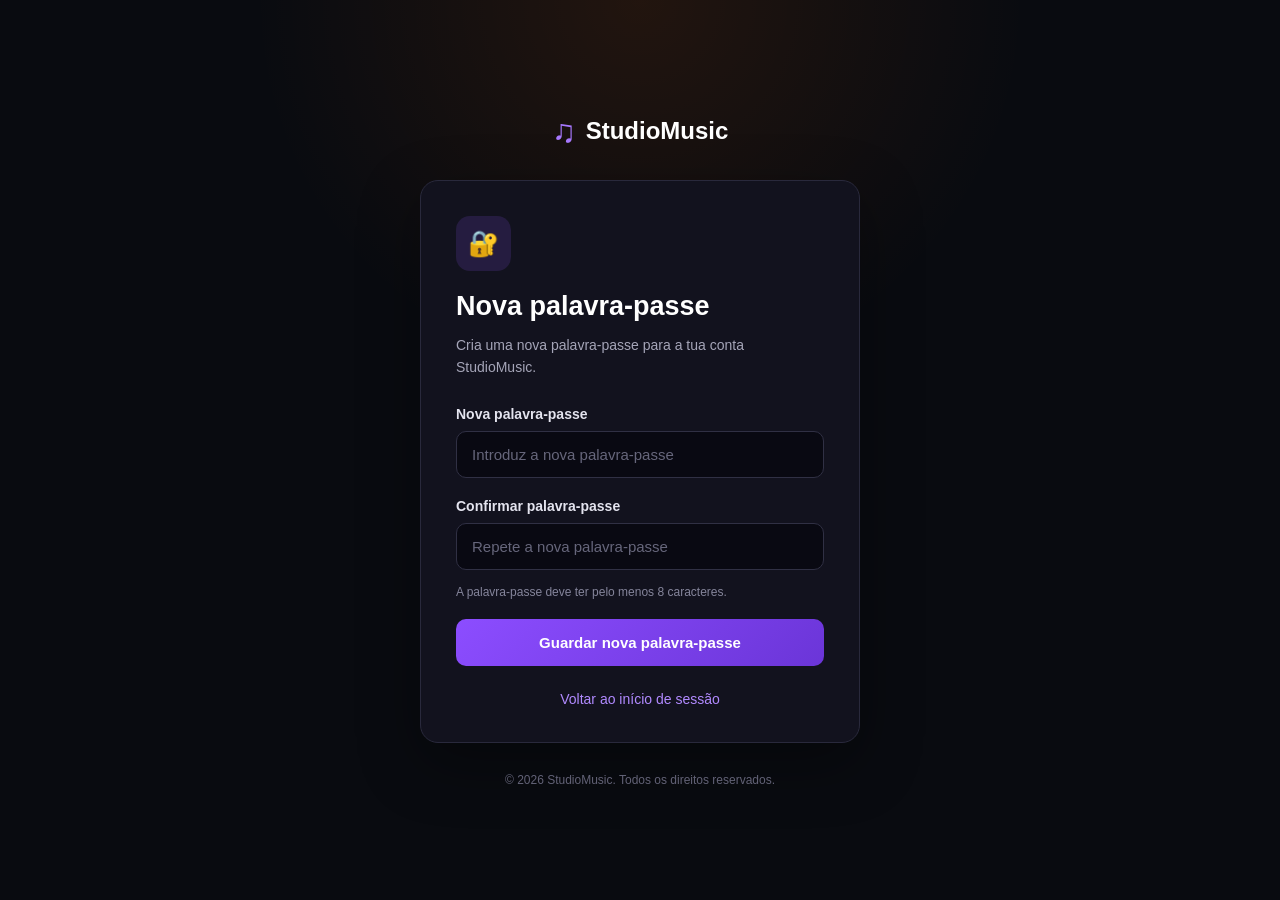
<file: frontend/reset-password.html>
<!DOCTYPE html>
<html lang="pt">
<head>
    <meta charset="UTF-8">
    <meta name="viewport" content="width=device-width, initial-scale=1.0">

    <title>Nova palavra-passe | StudioMusic</title>

    <link rel="stylesheet" href="reset-password.css">
    <link rel="stylesheet" href="theme.css">
</head>
<body>

    <main class="auth-container">
        <a href="index.html" class="brand">
            <span class="brand-icon">♫</span>
            <span>StudioMusic</span>
        </a>

        <section class="auth-card">
            <div class="card-icon">🔐</div>

            <h1>Nova palavra-passe</h1>

            <p class="description">
                Cria uma nova palavra-passe para a tua conta StudioMusic.
            </p>

            <form id="resetPasswordForm">

                <div class="form-group">
                    <label for="password">Nova palavra-passe</label>

                    <input
                        type="password"
                        id="password"
                        name="password"
                        placeholder="Introduz a nova palavra-passe"
                        minlength="8"
                        autocomplete="new-password"
                        required
                    >
                </div>

                <div class="form-group">
                    <label for="confirmPassword">
                        Confirmar palavra-passe
                    </label>

                    <input
                        type="password"
                        id="confirmPassword"
                        name="confirmPassword"
                        placeholder="Repete a nova palavra-passe"
                        minlength="8"
                        autocomplete="new-password"
                        required
                    >
                </div>

                <div class="password-hint">
                    A palavra-passe deve ter pelo menos 8 caracteres.
                </div>

                <div id="message" class="message" role="status"></div>

                <button type="submit" id="submitButton">
                    <span id="buttonText">Guardar nova palavra-passe</span>
                </button>

            </form>

            <div class="back-link">
                <a href="login.html">Voltar ao início de sessão</a>
            </div>
        </section>

        <footer>
            © 2026 StudioMusic. Todos os direitos reservados.
        </footer>
    </main>

    <script src="reset-password.js"></script>
</body>
</html>
</file>
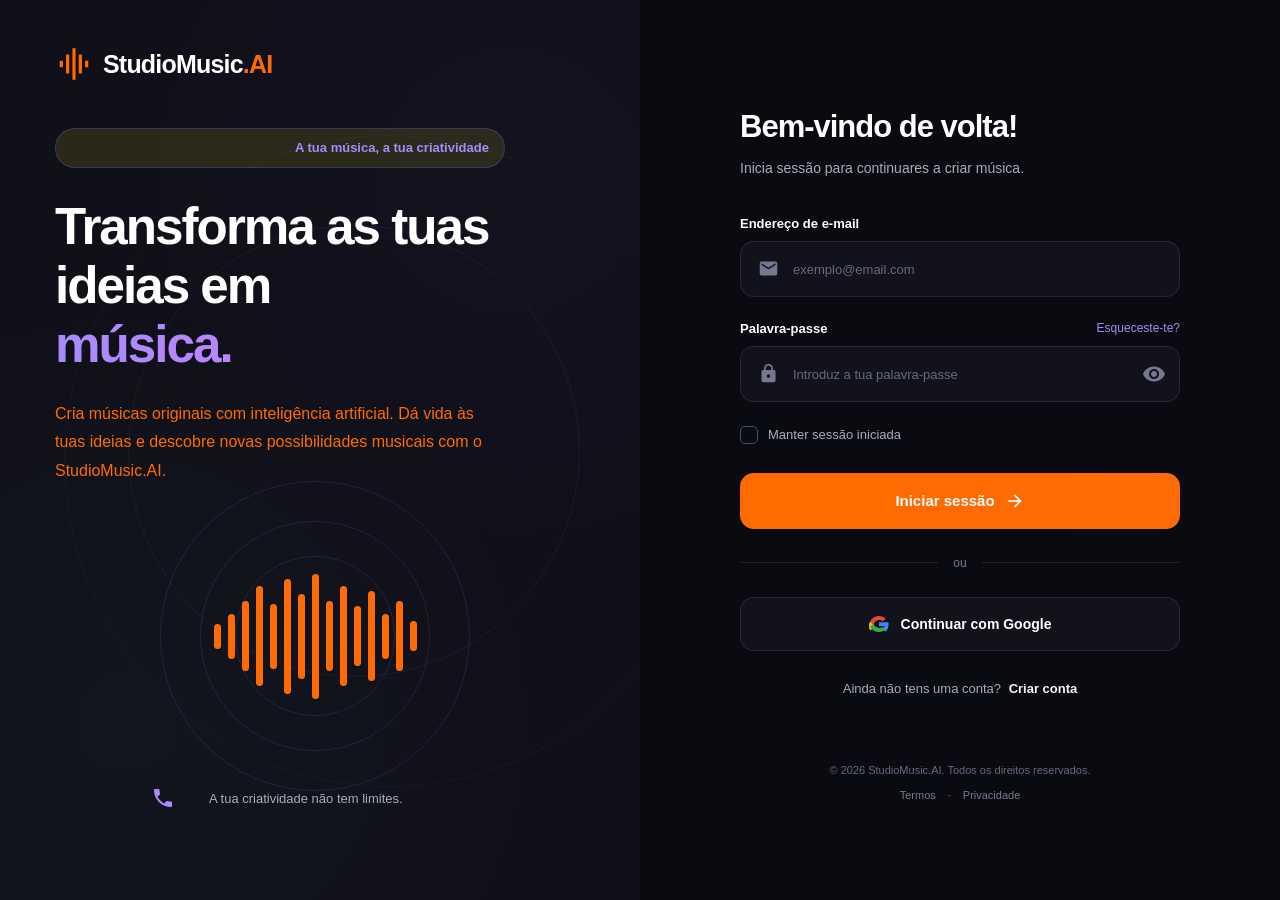
<file: frontend/suporte.html>
<!DOCTYPE html>
<html lang="pt">
<head>
<meta charset="UTF-8"><meta name="viewport" content="width=device-width, initial-scale=1">
<title>Suporte | StudioMusic.AI</title>
<link href="https://fonts.googleapis.com/icon?family=Material+Icons" rel="stylesheet">
<link rel="stylesheet" href="theme.css"><link rel="stylesheet" href="suporte.css">
</head>
<body class="support-page">
<header class="support-topbar">
  <a class="support-brand" href="index.html"><span class="material-icons">graphic_eq</span> StudioMusic<span>.AI</span></a>
  <a href="index.html" class="support-back"><span class="material-icons">arrow_back</span> Voltar à plataforma</a>
</header>
<main class="support-shell">
  <section class="support-heading"><div><span class="support-eyebrow">CENTRO DE AJUDA</span><h1>Como podemos ajudar?</h1><p>Cria um pedido e acompanha toda a conversa com a nossa equipa num só lugar.</p></div><button id="newTicketBtn" class="support-primary"><span class="material-icons">add</span> Novo pedido</button></section>
  <div class="support-layout">
    <aside class="support-panel support-list-panel"><div class="support-panel-title"><h2>Os meus pedidos</h2><button id="refreshTickets" class="support-icon-btn" title="Actualizar"><span class="material-icons">refresh</span></button></div><div id="ticketList" class="ticket-list"><p class="support-muted">A carregar pedidos...</p></div></aside>
    <section class="support-panel support-conversation">
      <div id="emptyConversation" class="support-empty"><span class="material-icons">support_agent</span><h2>Suporte StudioMusic</h2><p>Selecciona um pedido para consultar a conversa ou cria um novo pedido.</p></div>
      <div id="ticketConversation" class="hidden">
        <div class="conversation-heading"><div><span id="ticketNumber" class="support-eyebrow"></span><h2 id="ticketSubject"></h2><p id="ticketMeta"></p></div><span id="ticketStatus" class="ticket-status"></span></div>
        <div id="messageList" class="message-list" aria-live="polite"></div>
        <form id="replyForm" class="reply-form"><textarea id="replyMessage" rows="3" maxlength="4000" placeholder="Escreve a tua mensagem..." required></textarea><div><small>Evita partilhar palavras-passe ou dados de pagamento.</small><button class="support-primary" type="submit"><span class="material-icons">send</span> Enviar</button></div></form>
      </div>
    </section>
  </div>
</main>
<div id="ticketModal" class="support-modal hidden"><form id="ticketForm" class="support-modal-card"><button type="button" id="closeTicketModal" class="support-modal-close" aria-label="Fechar"><span class="material-icons">close</span></button><span class="support-eyebrow">NOVO PEDIDO</span><h2>Fala com a nossa equipa</h2><label for="ticketSubjectInput">Assunto</label><input id="ticketSubjectInput" maxlength="140" minlength="4" required placeholder="Ex.: Não consigo gerar uma música"><label for="ticketCategory">Categoria</label><select id="ticketCategory"><option value="technical">Problema técnico</option><option value="generation">Geração de música</option><option value="payments">Pagamentos</option><option value="account">Conta e acesso</option><option value="other">Outro assunto</option></select><label for="ticketDescription">Descreve o problema</label><textarea id="ticketDescription" rows="5" maxlength="4000" minlength="10" required placeholder="Explica o que aconteceu e o que estavas a tentar fazer..."></textarea><p id="ticketFormError" class="support-error" role="alert"></p><button class="support-primary support-submit" type="submit">Enviar pedido</button></form></div>
<div id="supportToast" class="support-toast" role="status"></div>
<script src="suporte.js"></script>
</body></html>
</file>
<file: frontend/style.css>
/* ============================================================
   StudioMusic.AI
   STYLE.CSS
   Versão corrigida
   - Interface escura e responsiva
   - Menu lateral
   - Formulário de geração
   - Cartões de músicas
   - Player de áudio
   - Menu do utilizador
============================================================ */

/* ============================================================
   1. VARIÁVEIS E RESET
============================================================ */

:root {
    --bg-primary: #090b10;
    --bg-secondary: #10131a;
    --card-bg: #12161e;

    --border: #252b36;
    --border-light: #343b49;

    --text-primary: #ffffff;
    --text-secondary: #c4c9d2;
    --text-muted: #a7adb8;

    --accent: #ff6b00;
    --accent-hover: #ff8126;

    --danger: #ff4d5a;
    --success: #27c77a;
    --warning: #ffb020;
}

* {
    margin: 0;
    padding: 0;
    box-sizing: border-box;
}

html {
    width: 100%;
    min-height: 100%;
    scroll-behavior: smooth;
}

body {
    width: 100%;
    min-height: 100vh;

    background:
        radial-gradient(
            circle at top,
            rgba(255, 107, 0, 0.10),
            transparent 35%
        ),
        var(--bg-primary);

    color: var(--text-primary);

    font-family:
        Inter,
        Arial,
        Helvetica,
        sans-serif;

    -webkit-font-smoothing: antialiased;

    overflow-x: hidden;
}

button,
input,
textarea,
select {
    font: inherit;
}

button {
    border: 0;
    cursor: pointer;
}

button:focus-visible,
input:focus-visible,
textarea:focus-visible,
select:focus-visible,
a:focus-visible {
    outline: 3px solid rgba(255, 107, 0, 0.35);
    outline-offset: 2px;
}

a {
    color: inherit;
}

.hidden {
    display: none !important;
}


/* ============================================================
   2. SIDEBAR
============================================================ */

.sidebar {
    position: fixed;
    top: 0;
    left: 0;

    display: flex;
    flex-direction: column;

    width: 300px;
    height: 100vh;
    height: 100dvh;

    background: rgba(18, 22, 30, 0.98);

    border-right: 1px solid var(--border);

    z-index: 2000;

    transform: translateX(-100%);

    transition:
        transform 0.28s ease,
        box-shadow 0.28s ease;

    box-shadow: 8px 0 30px rgba(0, 0, 0, 0.25);
}

.sidebar.open {
    transform: translateX(0);
}


/* ============================================================
   3. CABEÇALHO DA SIDEBAR
============================================================ */

.sidebar-header {
    min-height: 72px;

    display: flex;
    align-items: center;
    justify-content: space-between;

    padding: 0 18px;

    border-bottom: 1px solid var(--border);
}

.brand {
    display: flex;
    align-items: center;
    gap: 10px;

    min-width: 0;
}

.brand-icon {
    width: 42px;
    height: 42px;

    flex: 0 0 auto;

    display: flex;
    align-items: center;
    justify-content: center;

    border-radius: 12px;

    background: var(--accent);
    color: #ffffff;

    font-size: 24px;

    box-shadow:
        0 8px 25px rgba(255, 107, 0, 0.25);
}

.brand-icon .material-icons {
    font-size: 28px;
    color: #ffffff;
}

.brand-text {
    color: #ffffff;

    font-size: 20px;
    font-weight: 700;
}

.brand-text span {
    color: var(--accent);
}

.sidebar-close {
    width: 42px;
    height: 42px;

    flex: 0 0 auto;

    display: flex;
    align-items: center;
    justify-content: center;

    border-radius: 10px;

    background: transparent;
    color: var(--text-secondary);

    transition:
        background 0.2s ease,
        color 0.2s ease;
}

.sidebar-close:hover {
    background: rgba(255, 255, 255, 0.08);
    color: var(--danger);
}


/* ============================================================
   4. NAVEGAÇÃO
============================================================ */

.sidebar-nav {
    flex: 1;

    padding: 18px 12px;

    overflow-y: auto;
}

.nav-item {
    width: 100%;
    min-height: 52px;

    display: flex;
    align-items: center;

    gap: 14px;

    padding: 0 16px;
    margin-bottom: 6px;

    border-radius: 12px;

    background: transparent;
    color: var(--text-muted);

    text-align: left;

    font-size: 15px;
    font-weight: 600;

    transition:
        background 0.2s ease,
        color 0.2s ease,
        transform 0.15s ease;
}

.nav-item:hover {
    background: rgba(255, 255, 255, 0.07);
    color: #ffffff;
}

.nav-item:active {
    transform: scale(0.98);
}

.nav-item.active {
    background: rgba(255, 107, 0, 0.12);
    color: var(--accent);
}

.nav-item .material-icons {
    font-size: 22px;
}


/* ============================================================
   5. RODAPÉ DA SIDEBAR
============================================================ */

.sidebar-footer {
    padding: 16px;

    border-top: 1px solid var(--border);
}

.api-status {
    display: flex;
    align-items: center;

    gap: 12px;

    padding: 12px;

    border-radius: 12px;

    background: #191e27;
}

.api-status small {
    display: block;

    margin-bottom: 2px;

    font-size: 11px;
    color: var(--text-muted);
}

.api-status strong {
    font-size: 13px;
    color: #ffffff;
}

.status-dot {
    width: 10px;
    height: 10px;

    flex: 0 0 auto;

    border-radius: 50%;

    background: #9aa0a6;
}

.status-dot.online {
    background: var(--success);
}

.status-dot.offline {
    background: var(--danger);
}


/* ============================================================
   6. SOBREPOSIÇÃO DO MENU
============================================================ */

.menu-overlay {
    position: fixed;
    inset: 0;

    z-index: 1900;

    background: rgba(0, 0, 0, 0.60);

    opacity: 0;
    visibility: hidden;
    pointer-events: none;

    transition:
        opacity 0.28s ease,
        visibility 0.28s ease;

    backdrop-filter: blur(2px);
}

.menu-overlay.active {
    opacity: 1;
    visibility: visible;
    pointer-events: auto;
}


/* ============================================================
   7. CONTEÚDO PRINCIPAL
============================================================ */

.main-content {
    width: 100%;
    min-height: 100vh;
    min-height: 100dvh;

    margin-left: 0;

    background:
        radial-gradient(
            circle at top,
            rgba(255, 107, 0, 0.07),
            transparent 35%
        ),
        var(--bg-primary);

    transition: margin-left 0.28s ease;
}

.content {
    width: 100%;
    max-width: 1400px;

    margin: 0 auto;
    padding: 32px;
}


/* ============================================================
   8. TOPBAR
============================================================ */

.topbar {
    position: sticky;
    top: 0;

    width: 100%;
    min-height: 72px;

    display: flex;
    align-items: center;
    justify-content: space-between;

    gap: 12px;

    padding: 0 22px;

    background: rgba(18, 22, 30, 0.96);

    border-bottom: 1px solid var(--border);

    backdrop-filter: blur(12px);

    z-index: 1000;
}

.topbar-left {
    display: flex;
    align-items: center;

    gap: 14px;

    min-width: 0;
}

.menu-button {
    width: 44px;
    height: 44px;

    flex: 0 0 auto;

    display: flex;
    align-items: center;
    justify-content: center;

    border-radius: 11px;

    background: transparent;
    color: #f1f3f4;

    transition:
        background 0.2s ease,
        color 0.2s ease,
        transform 0.15s ease;
}

.menu-button:hover {
    background: rgba(255, 255, 255, 0.08);
    color: var(--accent);
}

.menu-button:active {
    transform: scale(0.94);
}

.menu-button .material-icons {
    font-size: 26px;
}

.topbar-title {
    min-width: 0;

    font-size: 18px;
    font-weight: 700;

    color: #f1f5f9;

    white-space: nowrap;
    overflow: hidden;
    text-overflow: ellipsis;
}

.topbar-right {
    display: flex;
    align-items: center;

    gap: 8px;

    min-width: 0;
}

.icon-button {
    width: 42px;
    height: 42px;

    flex: 0 0 auto;

    display: flex;
    align-items: center;
    justify-content: center;

    border-radius: 10px;

    background: transparent;
    color: var(--text-secondary);

    transition:
        background 0.2s ease,
        color 0.2s ease;
}

.icon-button:hover {
    background: rgba(255, 255, 255, 0.08);
    color: var(--accent);
}


/* ============================================================
   9. PÁGINAS
============================================================ */

.page {
    display: none;
    animation: pageFade 0.25s ease;
}

.page.active {
    display: block;
}

@keyframes pageFade {
    from {
        opacity: 0;
        transform: translateY(5px);
    }

    to {
        opacity: 1;
        transform: translateY(0);
    }
}


/* ============================================================
   10. CABEÇALHO DAS PÁGINAS
============================================================ */

.page-header {
    display: flex;
    align-items: flex-start;
    justify-content: space-between;

    gap: 20px;

    margin-bottom: 26px;
}

.page-header h1 {
    margin-bottom: 8px;

    font-size: 30px;
    line-height: 1.2;

    color: #ffffff;
}

.page-header p {
    color: var(--text-muted);

    font-size: 15px;
    line-height: 1.6;
}


/* ============================================================
   11. CARTÃO DO FORMULÁRIO DE GERAÇÃO
============================================================ */

.music-form-card {
    width: 100%;
    max-width: 950px;

    margin: 0 auto;
    padding: 30px;

    background: var(--card-bg);

    border: 1px solid var(--border-light);
    border-radius: 18px;

    box-shadow: 0 8px 30px rgba(0, 0, 0, 0.15);
}


/* ============================================================
   12. FORMULÁRIO
============================================================ */

.form-group {
    margin-bottom: 22px;
}

.form-group label {
    display: block;

    margin-bottom: 9px;

    font-size: 14px;
    font-weight: 700;

    color: #e4e8ef;
}

.optional {
    color: var(--text-muted);
    font-weight: 400;
}

.label-row {
    display: flex;
    align-items: center;
    justify-content: space-between;

    gap: 10px;
}

.character-counter {
    font-size: 12px;
    color: var(--text-muted);
}

input[type="text"],
input[type="search"],
select,
textarea {
    width: 100%;

    border: 1px solid var(--border);
    border-radius: 12px;

    background: #0c0f15;
    color: #ffffff;

    transition:
        border-color 0.2s ease,
        box-shadow 0.2s ease;
}

input[type="text"],
input[type="search"],
select {
    height: 48px;
    padding: 0 14px;
}

textarea {
    min-height: 170px;

    padding: 14px;

    resize: vertical;

    line-height: 1.6;
}

input[type="text"]:focus,
input[type="search"]:focus,
select:focus,
textarea:focus {
    border-color: var(--accent);

    box-shadow: 0 0 0 4px rgba(255, 107, 0, 0.10);

    outline: none;
}

textarea::placeholder,
input::placeholder {
    color: #858d9b;
}

select option {
    background: #12161e;
    color: #ffffff;
}

.field-help {
    margin-top: 8px;

    font-size: 12px;
    line-height: 1.5;

    color: var(--text-muted);
}


/* ============================================================
   13. GRELHA DO FORMULÁRIO
============================================================ */

.form-grid {
    display: grid;
    grid-template-columns: repeat(2, minmax(0, 1fr));

    gap: 20px;
}


/* ============================================================
   14. SWITCH
============================================================ */

.switch-container {
    min-height: 48px;

    display: flex;
    align-items: center;

    gap: 12px;

    color: #ced5df;
    font-size: 14px;
}

.switch {
    position: relative;

    display: inline-block;

    width: 48px;
    height: 28px;

    flex: 0 0 auto;
}

.switch input {
    position: absolute;

    width: 1px;
    height: 1px;

    opacity: 0;
}

.slider {
    position: absolute;
    inset: 0;

    cursor: pointer;

    border-radius: 30px;

    background: #555d69;

    transition: background 0.25s ease;
}

.slider::before {
    content: "";

    position: absolute;

    width: 22px;
    height: 22px;

    left: 3px;
    top: 3px;

    border-radius: 50%;

    background: #ffffff;

    box-shadow: 0 2px 5px rgba(0, 0, 0, 0.2);

    transition: transform 0.25s ease;
}

.switch input:checked + .slider {
    background: var(--accent);
}

.switch input:checked + .slider::before {
    transform: translateX(20px);
}

.switch input:focus-visible + .slider {
    outline: 3px solid rgba(255, 107, 0, 0.35);
    outline-offset: 3px;
}


/* ============================================================
   15. BOTÕES GERAIS
============================================================ */

.primary-button,
.secondary-button {
    min-height: 46px;

    display: inline-flex;
    align-items: center;
    justify-content: center;

    gap: 9px;

    padding: 0 18px;

    border-radius: 11px;

    font-size: 14px;
    font-weight: 700;

    text-decoration: none;

    transition:
        transform 0.15s ease,
        box-shadow 0.2s ease,
        background 0.2s ease;
}

.primary-button {
    background: var(--accent);
    color: #ffffff;

    box-shadow: 0 5px 16px rgba(255, 107, 0, 0.22);
}

.primary-button:hover {
    background: var(--accent-hover);

    box-shadow: 0 7px 20px rgba(255, 107, 0, 0.28);
}

.secondary-button {
    background: #252b36;
    color: #ffffff;

    border: 1px solid #343b49;
}

.secondary-button:hover {
    background: #303744;
}

.primary-button:active,
.secondary-button:active {
    transform: scale(0.97);
}

.primary-button:disabled,
.secondary-button:disabled {
    opacity: 0.55;
    cursor: not-allowed;
    transform: none;
}

.generate-area {
    display: flex;
    justify-content: flex-end;

    margin-top: 8px;
}

.generate-button {
    min-width: 190px;
}


/* ============================================================
   16. ESTADO DE GERAÇÃO
============================================================ */

.generation-status {
    display: flex;
    align-items: center;

    gap: 16px;

    margin-top: 24px;
    padding: 18px;

    border-radius: 14px;

    background: #191e27;
    border: 1px solid #343b49;
}

.generation-status strong {
    display: block;

    margin-bottom: 4px;

    color: #ffffff;
}

.generation-status p {
    color: var(--text-secondary);

    font-size: 13px;
    line-height: 1.5;
}

.loading-spinner {
    width: 28px;
    height: 28px;

    flex: 0 0 auto;

    border: 3px solid rgba(255, 107, 0, 0.20);
    border-top-color: var(--accent);

    border-radius: 50%;

    animation: spin 0.8s linear infinite;
}

@keyframes spin {
    to {
        transform: rotate(360deg);
    }
}


/* ============================================================
   17. PLAYER DE ÁUDIO
============================================================ */

.audio-player-container {
    margin-top: 24px;
    padding: 20px;

    border-radius: 16px;

    background: var(--card-bg);
    border: 1px solid var(--border);
}

.player-header {
    display: flex;
    align-items: center;

    gap: 14px;

    margin-bottom: 18px;
}

.player-icon {
    width: 48px;
    height: 48px;

    flex: 0 0 auto;

    display: flex;
    align-items: center;
    justify-content: center;

    border-radius: 12px;

    background: var(--accent);
    color: #ffffff;
}

.player-info {
    min-width: 0;
    flex: 1;
}

.player-info strong {
    display: block;

    margin-bottom: 4px;

    color: #ffffff;

    overflow: hidden;
    text-overflow: ellipsis;
    white-space: nowrap;
}

.player-info span {
    font-size: 12px;
    color: var(--text-muted);
}

.audio-player-container audio {
    display: block;
    width: 100%;
    max-width: 100%;
}

.player-actions {
    display: flex;
    justify-content: flex-end;
    flex-wrap: wrap;

    gap: 10px;

    margin-top: 14px;
}


/* ============================================================
   18. BOTÃO DE ELIMINAR
============================================================ */

.danger-button {
    min-height: 42px;

    display: inline-flex;
    align-items: center;
    justify-content: center;

    gap: 7px;

    padding: 0 14px;

    border: 1px solid rgba(255, 77, 90, 0.25);
    border-radius: 10px;

    background: rgba(255, 77, 90, 0.10);
    color: #ff7b85;

    font-size: 13px;
    font-weight: 600;

    transition:
        background 0.2s ease,
        color 0.2s ease;
}

.danger-button:hover {
    background: rgba(255, 77, 90, 0.18);
    color: #ff9ba2;
}


/* ============================================================
   19. PESQUISA
============================================================ */

.search-box {
    position: relative;

    width: 100%;
    max-width: 600px;

    margin-bottom: 24px;
}

.search-box .material-icons {
    position: absolute;

    left: 14px;
    top: 50%;

    transform: translateY(-50%);

    color: var(--text-muted);

    pointer-events: none;
}

.search-box input {
    padding-left: 46px;
}


/* ============================================================
   20. LISTA DE MÚSICAS
============================================================ */

.songs-list {
    display: grid;

    grid-template-columns:
        repeat(auto-fit, minmax(min(100%, 300px), 1fr));

    gap: 18px;

    width: 100%;
    min-width: 0;
}


/* ============================================================
   21. CARTÕES DE MÚSICA
============================================================ */

.songs-list .song-card {
    display: flex;
    flex-direction: column;
    align-items: stretch;

    gap: 14px;

    width: 100%;
    min-width: 0;

    padding: 16px;

    overflow: hidden;

    background: var(--card-bg);
    color: var(--text-primary);

    border: 1px solid var(--border);
    border-radius: 16px;

    box-shadow: 0 4px 16px rgba(0, 0, 0, 0.10);

    transition:
        transform 0.2s ease,
        box-shadow 0.2s ease,
        border-color 0.2s ease;
}

.songs-list .song-card:hover {
    transform: translateY(-2px);

    border-color: #3c4555;

    box-shadow: 0 8px 24px rgba(0, 0, 0, 0.20);
}


/* ============================================================
   22. CAPA DO CARTÃO
============================================================ */

.songs-list .song-card .song-card-icon {
    position: relative;

    display: flex;
    flex-direction: column;
    align-items: center;
    justify-content: center;

    gap: 10px;

    width: 100%;
    height: 160px;
    min-width: 0;

    flex-shrink: 0;

    overflow: hidden;

    background:
        radial-gradient(
            circle at 30% 20%,
            rgba(255, 107, 0, 0.18),
            transparent 65%
        ),
        #191e27;

    color: #ffffff;

    border: 1px solid rgba(255, 255, 255, 0.05);
    border-radius: 12px;
}

.songs-list .song-card .song-cover {
    display: block;

    width: 100%;
    height: 100%;

    object-fit: cover;

    border-radius: inherit;
}

/* Ícone de substituição da capa */

.songs-list .song-card .song-cover-fallback {
    display: flex;
    align-items: center;
    justify-content: center;

    width: 100%;
    height: 100%;

    background:
        radial-gradient(
            circle at top,
            rgba(255, 107, 0, 0.18),
            transparent 70%
        ),
        #191e27;

    color: #d9dee7;

    font-size: 36px;
}

/* Símbolo da marca, caso seja utilizado pelo HTML */

.songs-list .song-card .song-cover-symbol {
    font-size: 42px;
    line-height: 1;
    color: var(--accent);
}

.songs-list .song-card .song-card-brand {
    max-width: 100%;

    padding: 0 12px;

    color: #ffffff;

    font-size: 18px;
    font-weight: 700;

    text-align: center;
    overflow-wrap: anywhere;
}


/* ============================================================
   23. INFORMAÇÕES DA MÚSICA
============================================================ */

.songs-list .song-card .song-card-info {
    display: flex;
    flex-direction: column;
    align-items: flex-start;

    gap: 7px;

    width: 100%;
    min-width: 0;

    overflow: visible;
    overflow-wrap: anywhere;

    color: var(--text-primary);
}

/* TÍTULO DA MÚSICA */

.songs-list .song-card .song-card-info h3 {
    display: block !important;

    width: 100%;
    height: auto;

    margin: 0 0 4px;

    color: #ffffff !important;

    font-size: 20px !important;
    font-weight: 700 !important;
    line-height: 1.4 !important;

    text-align: left;

    visibility: visible !important;
    opacity: 1 !important;

    white-space: normal;

    overflow: visible;
    overflow-wrap: anywhere;
    word-break: normal;
}

/* Parágrafos gerais das informações */

.songs-list .song-card .song-card-info p {
    max-width: 100%;
    margin: 0;

    color: var(--text-secondary);

    font-size: 13px;
    line-height: 1.5;

    overflow-wrap: anywhere;
}

/* DURAÇÃO */

.songs-list .song-card .song-card-duration {
    display: flex;

    align-items: center;
    flex-wrap: wrap;

    gap: 5px;

    margin: 0;

    color: #c4c9d2 !important;

    font-size: 12px !important;
    font-weight: 400;

    line-height: 1.6;
}

.songs-list .song-card .song-card-duration .material-icons {
    flex: 0 0 auto;

    color: #c4c9d2 !important;

    font-size: 15px;
}

/* DATA */

.songs-list .song-card .song-card-date {
    display: block !important;

    width: 100%;
    max-width: 100%;

    margin: 0;

    color: #b0b7c3 !important;

    font-size: 11px !important;
    font-weight: 400;

    line-height: 1.6;

    visibility: visible !important;
    opacity: 1 !important;

    overflow-wrap: anywhere;
}

/* Elementos small dentro das informações */

.songs-list .song-card .song-card-info small {
    color: #b0b7c3;
    font-size: 11px;
    line-height: 1.6;
}


/* ============================================================
   24. AÇÕES DOS CARTÕES
============================================================ */

.songs-list .song-card .song-card-actions {
    display: flex;
    align-items: center;
    justify-content: flex-start;

    flex-wrap: wrap;

    gap: 8px;

    width: 100%;
    min-width: 0;

    margin-top: 2px;
}

.songs-list .song-card .song-card-actions button,
.songs-list .song-card .song-card-actions a {
    display: inline-flex;
    align-items: center;
    justify-content: center;

    gap: 6px;

    min-height: 38px;
    max-width: 100%;

    flex: 0 1 auto;

    padding: 0 11px;

    border-radius: 9px;

    font-size: 12px;
    font-weight: 600;

    text-decoration: none;

    transition:
        background 0.2s ease,
        color 0.2s ease,
        border-color 0.2s ease;
}

.songs-list .song-card .song-card-actions .material-icons {
    font-size: 18px;
}

/* Botões normais */

.songs-list .song-card .song-card-actions button {
    background: #252b36;
    color: #e8edf5;

    border: 1px solid #343b49;
}

.songs-list .song-card .song-card-actions button:hover {
    background: #343b49;
    color: #ffffff;
}

/* Links, incluindo transferência */

.songs-list .song-card .song-card-actions a {
    background: rgba(255, 107, 0, 0.12);
    color: #ff974d;

    border: 1px solid rgba(255, 107, 0, 0.22);
}

.songs-list .song-card .song-card-actions a:hover {
    background: rgba(255, 107, 0, 0.20);
    color: #ffb37a;
}

/* Botões de eliminar */

.songs-list .song-card .song-card-actions .danger-button {
    background: rgba(255, 77, 90, 0.10);
    color: #ff7b85;

    border-color: rgba(255, 77, 90, 0.25);
}

.songs-list .song-card .song-card-actions .danger-button:hover {
    background: rgba(255, 77, 90, 0.20);
    color: #ffabb1;
}


/* ============================================================
   25. ESTADOS VAZIOS
============================================================ */

.empty-state {
    width: 100%;

    padding: 60px 20px;

    text-align: center;

    color: var(--text-muted);
}

.empty-state .material-icons {
    display: block;

    margin-bottom: 12px;

    font-size: 48px;
    color: #687181;
}

.empty-state h3 {
    margin-bottom: 8px;

    color: #e8edf5;
    font-size: 18px;
}

.empty-state p {
    color: var(--text-muted);

    font-size: 14px;
    line-height: 1.6;
}


/* ============================================================
   26. NOTIFICAÇÕES TOAST
============================================================ */

.toast {
    position: fixed;

    right: 22px;
    bottom: 22px;

    max-width: min(400px, calc(100vw - 44px));
    min-height: 50px;

    display: flex;
    align-items: center;

    gap: 10px;

    padding: 12px 16px;

    border: 1px solid #343b49;
    border-radius: 12px;

    background: #191e27;
    color: #ffffff;

    box-shadow: 0 10px 30px rgba(0, 0, 0, 0.30);

    z-index: 5000;

    opacity: 0;
    visibility: hidden;

    transform: translateY(12px);

    transition:
        opacity 0.25s ease,
        visibility 0.25s ease,
        transform 0.25s ease;
}

.toast.show {
    opacity: 1;
    visibility: visible;

    transform: translateY(0);
}

.toast .material-icons {
    flex: 0 0 auto;
    color: #ffb37a;
}


/* ============================================================
   27. MENU DO UTILIZADOR
============================================================ */

.user-menu-container {
    position: relative;

    display: inline-block;

    flex: 0 0 auto;
}

/* Botão do perfil */

.user-menu-button {
    display: flex;
    align-items: center;
    justify-content: center;

    gap: 6px;

    padding: 6px 10px;

    border: 1px solid transparent;
    border-radius: 8px;

    background: transparent;
    color: #e8edf5;

    cursor: pointer;

    font-family: inherit;
    font-size: 14px;
    font-weight: 500;

    transition:
        background-color 0.2s ease,
        border-color 0.2s ease;
}

.user-menu-button:hover {
    background: rgba(255, 255, 255, 0.06);
    border-color: var(--border-light);
}

.user-menu-button .material-icons {
    flex: 0 0 auto;
    font-size: 22px;
}

.user-name {
    display: inline-block;

    max-width: 120px;

    overflow: hidden;
    text-overflow: ellipsis;
    white-space: nowrap;
}

/* Menu suspenso */

.user-dropdown {
    position: absolute;

    top: calc(100% + 8px);
    right: 0;

    display: flex;
    flex-direction: column;

    min-width: 180px;

    padding: 6px;

    background: #191e27;

    border: 1px solid #343b49;
    border-radius: 10px;

    box-shadow: 0 10px 25px rgba(0, 0, 0, 0.30);

    z-index: 3000;

    animation: dropdownFadeIn 0.15s ease-out;
}

.user-dropdown.hidden {
    display: none !important;
}

/* Opções do menu */

.dropdown-item {
    display: flex;
    align-items: center;

    gap: 10px;

    padding: 10px 12px;

    border-radius: 6px;

    background: transparent;
    color: #e8edf5;

    font-size: 14px;
    font-weight: 500;

    text-decoration: none;

    transition:
        background-color 0.15s ease,
        color 0.15s ease;
}

.dropdown-item .material-icons {
    font-size: 20px;
    color: #a7adb8;
}

.dropdown-item:hover {
    background: #252b36;
    color: #ffffff;
}

.dropdown-item:hover .material-icons {
    color: #ffffff;
}

/* Terminar sessão */

.logout-item {
    color: #ff7b85;
}

.logout-item .material-icons {
    color: #ff7b85;
}

.logout-item:hover {
    background: rgba(255, 77, 90, 0.12);
    color: #ffabb1;
}

.logout-item:hover .material-icons {
    color: #ffabb1;
}

@keyframes dropdownFadeIn {
    from {
        opacity: 0;
        transform: translateY(-6px);
    }

    to {
        opacity: 1;
        transform: translateY(0);
    }
}


/* =========================================================
   CAMPO DE LETRA — StudioMusic.AI
   ========================================================= */

.lyrics-group {
    width: 100%;
    margin: 22px 0;
    padding: 18px;
    background: #181818;
    border: 1px solid #333333;
    border-radius: 14px;
    box-sizing: border-box;
    transition: border-color 0.2s ease;
}

.lyrics-group:focus-within {
    border-color: #ff6b00;
}

/* Cabeçalho */

.lyrics-header {
    display: flex;
    justify-content: space-between;
    align-items: center;
    gap: 12px;
    margin-bottom: 12px;
}

.lyrics-header label {
    display: flex;
    align-items: center;
    gap: 9px;
    color: #ffffff;
    font-size: 16px;
    font-weight: 600;
}

.lyrics-header label .material-icons {
    color: #ff6b00;
    font-size: 22px;
}

.lyrics-counter {
    color: #a0a0a0;
    font-size: 12px;
    white-space: nowrap;
}

/* Área de texto */

.lyrics-textarea {
    display: block;
    width: 100%;
    min-height: 240px;
    padding: 16px;
    box-sizing: border-box;

    background: #101010;
    color: #f1f1f1;

    border: 1px solid #383838;
    border-radius: 10px;
    outline: none;

    font-family: inherit;
    font-size: 14px;
    line-height: 1.8;

    resize: vertical;
    overflow-y: auto;

    transition:
        border-color 0.2s ease,
        box-shadow 0.2s ease;
}

.lyrics-textarea::placeholder {
    color: #777777;
    opacity: 1;
}

.lyrics-textarea:focus {
    border-color: #ff6b00;
    box-shadow: 0 0 0 3px rgba(255, 107, 0, 0.12);
}

/* Rodapé */

.lyrics-footer {
    display: flex;
    justify-content: space-between;
    align-items: center;
    flex-wrap: wrap;
    gap: 12px;
    margin-top: 12px;
}

.lyrics-help {
    color: #999999;
    font-size: 12px;
    line-height: 1.5;
}

.lyrics-clear-btn {
    display: inline-flex;
    align-items: center;
    justify-content: center;
    gap: 6px;

    padding: 8px 12px;
    background: transparent;
    color: #ff8a50;

    border: 1px solid #66391f;
    border-radius: 8px;

    font-size: 12px;
    font-weight: 500;
    cursor: pointer;

    transition:
        background 0.2s ease,
        border-color 0.2s ease;
}

.lyrics-clear-btn:hover {
    background: rgba(255, 107, 0, 0.1);
    border-color: #ff6b00;
}

.lyrics-clear-btn .material-icons {
    font-size: 18px;
}

/* Responsividade */

@media (max-width: 600px) {
    .lyrics-group {
        padding: 13px;
        margin: 16px 0;
        border-radius: 11px;
    }

    .lyrics-header {
        align-items: flex-start;
    }

    .lyrics-header label {
        font-size: 14px;
    }

    .lyrics-counter {
        font-size: 11px;
    }

    .lyrics-textarea {
        min-height: 210px;
        padding: 12px;
        font-size: 14px;
    }

    .lyrics-footer {
        align-items: flex-start;
    }

    .lyrics-help {
        flex: 1 1 100%;
    }
}

/* ============================================================
   28. TABLETS
============================================================ */

@media (max-width: 1024px) {
    .sidebar {
        width: 290px;
    }

    .content {
        padding: 26px;
    }

    .music-form-card {
        padding: 26px;
    }

    .songs-list {
        grid-template-columns:
            repeat(auto-fit, minmax(min(100%, 280px), 1fr));
    }
}


/* ============================================================
   29. TELEMÓVEIS
============================================================ */

@media (max-width: 768px) {
    .topbar {
        min-height: 64px;
        padding: 0 14px;
    }

    .topbar-left {
        gap: 8px;
    }

    .topbar-title {
        font-size: 16px;
    }

    .content {
        padding: 20px 14px;
    }

    .page-header {
        flex-direction: column;
        gap: 10px;

        margin-bottom: 20px;
    }

    .page-header h1 {
        font-size: 26px;
    }

    .page-header p {
        font-size: 14px;
    }

    .music-form-card {
        padding: 20px;
        border-radius: 15px;
    }

    .form-grid {
        grid-template-columns: minmax(0, 1fr);
        gap: 0;
    }

    .generate-area {
        justify-content: stretch;
    }

    .generate-button {
        width: 100%;
    }

    .songs-list {
        grid-template-columns: minmax(0, 1fr);
        gap: 14px;
    }

    .songs-list .song-card {
        padding: 14px;
    }

    .songs-list .song-card .song-card-icon {
        height: 150px;
    }

    .songs-list .song-card .song-card-info h3 {
        font-size: 19px !important;
    }

    .player-actions {
        justify-content: flex-start;
    }
}


/* ============================================================
   30. TELEMÓVEIS PEQUENOS
============================================================ */

@media (max-width: 480px) {
    .sidebar {
        width: min(300px, 88vw);
    }

    .sidebar-header {
        padding: 0 14px;
    }

    .content {
        padding: 18px 12px;
    }

    .topbar {
        padding: 0 10px;
    }

    .topbar-title {
        font-size: 15px;
    }

    .menu-button {
        width: 40px;
        height: 40px;
    }

    .topbar-right {
        gap: 2px;
    }

    .user-menu-button {
        gap: 4px;
        padding: 6px;
    }

    .user-name {
        max-width: 75px;
        font-size: 12px;
    }

    .user-menu-button .material-icons {
        font-size: 20px;
    }

    .icon-button {
        width: 36px;
        height: 36px;
    }

    .music-form-card {
        padding: 16px;
    }

    .page-header h1 {
        font-size: 24px;
    }

    .page-header p {
        font-size: 14px;
    }

    textarea {
        min-height: 150px;
    }

    .songs-list .song-card {
        gap: 12px;
        padding: 12px;
    }

    .songs-list .song-card .song-card-icon {
        height: 140px;
    }

    .songs-list .song-card .song-card-info h3 {
        font-size: 18px !important;
    }

    .songs-list .song-card .song-card-duration {
        font-size: 12px !important;
    }

    .songs-list .song-card .song-card-date {
        font-size: 11px !important;
    }

    .songs-list .song-card .song-card-actions {
        gap: 6px;
    }

    .songs-list .song-card .song-card-actions button,
    .songs-list .song-card .song-card-actions a {
        min-height: 36px;
        padding: 0 9px;
        font-size: 11px;
    }

    .toast {
        right: 12px;
        bottom: 12px;

        max-width: calc(100vw - 24px);
    }

    .audio-player-container {
        padding: 14px;
    }

    .player-header {
        gap: 10px;
    }

    .player-icon {
        width: 42px;
        height: 42px;
    }
}


/* ============================================================
   31. TELEMÓVEIS NA HORIZONTAL
============================================================ */

@media (max-height: 500px) and (orientation: landscape) {
    .sidebar {
        width: 280px;
    }

    .sidebar-header {
        min-height: 60px;
    }

    .sidebar-nav {
        padding: 10px 12px;
    }

    .nav-item {
        min-height: 44px;
    }

    .content {
        padding: 18px;
    }

    .music-form-card {
        padding: 18px;
    }

    textarea {
        min-height: 120px;
    }
}


/* ============================================================
   32. REDUÇÃO DE MOVIMENTO
============================================================ */

@media (prefers-reduced-motion: reduce) {
    *,
    *::before,
    *::after {
        scroll-behavior: auto !important;

        animation-duration: 0.01ms !important;
        animation-iteration-count: 1 !important;

        transition-duration: 0.01ms !important;
    }
}
/* P2P payment interface (additive; existing styles untouched) */
.pay-card{background:var(--card-bg);border:1px solid var(--border-light);border-radius:16px;padding:24px;margin:18px 0}
.pay-status{white-space:pre-wrap;padding:12px;border-radius:10px;background:#0c0f15;margin:12px 0}
.pay-status.hidden{display:none!important}
.pay-table{width:100%;border-collapse:collapse;display:block;overflow-x:auto}
.pay-table td,.pay-table th{padding:10px;border-bottom:1px solid var(--border-light);text-align:left;vertical-align:top}
.pay-table button{margin:3px}
.pay-proof-input{max-width:230px}


/* ============================================================
   MELHORIA VISUAL — UPLOADS DE ÁUDIO E GERAÇÃO
   ============================================================ */
.audio-uploads-grid {
    display: grid;
    grid-template-columns: repeat(2, minmax(0, 1fr));
    gap: 18px;
    width: 100%;
    margin: 22px 0 18px;
    align-items: stretch;
}

.audio-upload-card,
.voice-upload-section {
    min-width: 0;
    width: 100%;
    padding: 20px;
    margin: 0 0 18px;
    border: 1px solid rgba(255,255,255,.09);
    border-radius: 14px;
    background: #12121d;
}

.audio-upload-card > label,
.voice-upload-section > label {
    display: block;
    margin-bottom: 8px;
    color: #fff;
    font-size: 14px;
    font-weight: 700;
}

.audio-upload-card .field-help,
.voice-upload-section .field-help {
    margin: 0 0 14px;
    color: #a7adb8;
    font-size: 12px;
    line-height: 1.6;
}

.audio-upload-card input[type="file"] {
    display: block;
    width: 100%;
    min-width: 0;
    max-width: 100%;
    padding: 10px;
    border: 1px dashed #41414e;
    border-radius: 10px;
    background: #0c0f15;
    color: #c7cbd3;
    font-size: 12px;
}

.audio-upload-card input[type="file"]::file-selector-button {
    margin-right: 10px;
    padding: 9px 12px;
    border: 0;
    border-radius: 8px;
    background: #292d38;
    color: #fff;
    font: inherit;
    font-weight: 600;
    cursor: pointer;
}

.audio-upload-card input[type="file"]::file-selector-button:hover {
    background: #383e4b;
}

.audio-authorization {
    display: flex;
    align-items: flex-start;
    gap: 9px;
    margin-top: 14px;
    color: #a7adb8;
    font-size: 12px;
    line-height: 1.5;
}

.audio-authorization input {
    flex: 0 0 auto;
    width: 16px;
    height: 16px;
    margin: 1px 0 0;
    accent-color: #ff6b00;
}

.audio-authorization label {
    margin: 0;
    font-weight: 400;
    cursor: pointer;
}

.voice-upload-section .voice-upload-card {
    display: flex;
    flex-wrap: wrap;
    align-items: center;
    gap: 12px;
    min-width: 0;
}

.voice-audio-info {
    width: 100%;
    min-width: 0;
    margin-top: 12px;
}

.voice-file-details {
    display: flex;
    align-items: center;
    gap: 8px;
    min-width: 0;
    color: #d5d8df;
    overflow-wrap: anywhere;
}

.voice-file-details .material-icons {
    color: #ff6b00;
}

.voice-audio-info audio {
    display: block;
    width: 100%;
    max-width: 100%;
    margin: 12px 0;
}

.generate-area {
    display: flex;
    justify-content: flex-end;
    align-items: center;
    width: 100%;
    margin-top: 20px;
}

.generate-button {
    min-width: 220px;
    min-height: 58px;
    border-radius: 12px;
    box-shadow: 0 8px 22px rgba(255,107,0,.18);
}

@media (max-width: 680px) {
    .audio-uploads-grid {
        grid-template-columns: minmax(0, 1fr);
        gap: 12px;
        margin: 16px 0;
    }
    .audio-upload-card,
    .voice-upload-section {
        padding: 16px;
    }
    .generate-area {
        justify-content: stretch;
    }
    .generate-button {
        width: 100%;
        min-width: 0;
    }
}
</file>
<file: frontend/theme.css>
/* StudioMusic.AI — identidade visual partilhada
   Paleta alinhada com login.css: carvão, superfícies escuras e laranja. */
:root {
  --sm-bg: #090b10;
  --sm-bg-soft: #10101b;
  --sm-surface: #12121d;
  --sm-surface-2: #1b1b29;
  --sm-border: rgba(255,255,255,.09);
  --sm-text: #fff;
  --sm-muted: #a7adb8;
  --sm-accent: #ff6b00;
  --sm-accent-hover: #ff8126;
  --sm-accent-soft: rgba(255,107,0,.12);
  --bg-primary: var(--sm-bg);
  --bg-secondary: var(--sm-bg-soft);
  --card-bg: var(--sm-surface);
  --border: var(--sm-border);
  --text-primary: var(--sm-text);
  --text-secondary: var(--sm-muted);
  --text-muted: var(--sm-muted);
  --accent: var(--sm-accent);
  --accent-hover: var(--sm-accent-hover);
  --primary: var(--sm-accent);
  --primary-hover: var(--sm-accent-hover);
  --background: var(--sm-bg);
  --card: var(--sm-surface);
  --input: var(--sm-bg-soft);
  --payment-background: var(--sm-bg);
  --payment-card: var(--sm-surface);
  --payment-border: var(--sm-border);
  --profile-bg: var(--sm-bg);
  --profile-card: var(--sm-surface);
  --profile-card-hover: var(--sm-surface-2);
  --profile-primary: var(--sm-accent);
  --profile-primary-hover: var(--sm-accent-hover);
}
html { color-scheme: dark; }
body:not(.login-page) {
  background:
    radial-gradient(circle at top, rgba(255,107,0,.10), transparent 35%),
    var(--sm-bg) !important;
  color: var(--sm-text);
}
button, input, textarea, select { font-family: inherit; }
a { transition: color .2s ease; }
:where(.auth-card,.current-sub-box,.plan-card,.community-card,.community-search,
       .payments-header,.current-subscription,.payment-card,.profile-card,
       .admin-card,.stat-card,.modal-content,.settings-card) {
  border-color: var(--sm-border);
}
:where(.auth-card,.current-sub-box,.plan-card,.community-card,.community-search,
       .current-subscription,.payment-card,.profile-card,.admin-card,
       .stat-card,.modal-content,.settings-card) {
  background-color: var(--sm-surface);
}
:where(.auth-card,.current-sub-box,.plan-card,.community-card,.profile-card,
       .admin-card,.stat-card,.modal-content,.settings-card) {
  box-shadow: 0 12px 35px rgba(0,0,0,.18);
}
:where(.section-label,.small-label,.plan-price,.current-sub-box h3,
       .brand-ai,.brand-icon,.logo-icon,.back-profile:hover) {
  color: var(--sm-accent);
}
:where(input,textarea,select) {
  color: var(--sm-text);
  border-color: var(--sm-border);
}
:where(input,textarea,select):focus {
  border-color: var(--sm-accent);
  outline-color: rgba(255,107,0,.28);
}
:where(.auth-card,.auth-container) a:hover { color: var(--sm-accent-hover); }
:where(.login-button,.share-button,.community-action-button.share-button,
       .primary-button,.btn-primary,.submit-button,.payment-button) {
  background: linear-gradient(100deg,#ff6b00,#ff8126);
  border-color: #ff6b00;
  color: #fff;
}
:where(.login-button,.share-button,.community-action-button.share-button,
       .primary-button,.btn-primary,.submit-button,.payment-button):hover {
  filter: brightness(1.08);
}
@media (prefers-reduced-motion: reduce) {
  *,*::before,*::after { transition-duration:.01ms !important; }
}
</file>
<file: frontend/admin.css>
/* ============================================================
   STUDIOMUSIC.AI — PAINEL ADMINISTRATIVO
   Ficheiro: admin.css
   Versão: 3.1
   Tema: Dark + Orange
   ============================================================ */

/* ============================================================
   VARIÁVEIS
   ============================================================ */

:root {
    --primary: #ff6b00;
    --primary-hover: #ff8533;
    --primary-soft: rgba(255, 107, 0, 0.12);

    --bg: #0b0e14;
    --sidebar-bg: #11151d;
    --card-bg: #171c26;
    --card-hover: #1d2430;
    --input-bg: #10151e;

    --border: #29303d;

    --text: #f3f4f6;
    --text-secondary: #a5adba;
    --text-muted: #737d8d;

    --success: #22c55e;
    --danger: #ef4444;
    --warning: #f59e0b;
    --info: #38bdf8;

    --sidebar-width: 260px;
    --header-height: 76px;

    --radius: 14px;
    --radius-sm: 9px;

    --shadow: 0 8px 28px rgba(0, 0, 0, 0.18);
}

/* ============================================================
   RESET
   ============================================================ */

* {
    margin: 0;
    padding: 0;
    box-sizing: border-box;
}

html {
    scroll-behavior: smooth;
}

body {
    min-height: 100vh;
    background: var(--bg);
    color: var(--text);
    font-family: "Inter", "Segoe UI", Arial, sans-serif;
    font-size: 14px;
    line-height: 1.5;
    overflow-x: hidden;
}

button,
input,
select,
textarea {
    font: inherit;
}

button {
    cursor: pointer;
}

a {
    color: inherit;
    text-decoration: none;
}

img {
    max-width: 100%;
}

[hidden] {
    display: none !important;
}

/* ============================================================
   MATERIAL ICONS
   ============================================================ */

.material-icons,
.material-symbols-outlined {
    display: inline-flex;
    align-items: center;
    justify-content: center;
    flex-shrink: 0;
    font-size: 22px;
    line-height: 1;
    vertical-align: middle;
}

/* ============================================================
   ESTRUTURA PRINCIPAL
   ============================================================ */

.admin-layout,
.admin-app,
.app-layout {
    display: block;
    min-height: 100vh;
    width: 100%;
}

/* ============================================================
   SIDEBAR
   ============================================================ */

.sidebar,
.admin-sidebar {
    position: fixed;
    top: 0;
    left: 0;

    width: var(--sidebar-width);
    height: 100vh;
    height: 100dvh;

    display: flex;
    flex-direction: column;

    background: var(--sidebar-bg);
    border-right: 1px solid var(--border);

    z-index: 1000;

    overflow-x: hidden;
    overflow-y: auto;

    scrollbar-width: thin;
    scrollbar-color: #343b49 transparent;
}

/* ============================================================
   LOGOTIPO
   ============================================================ */

.sidebar-brand,
.sidebar-logo,
.admin-brand {
    display: flex;
    align-items: center;
    gap: 12px;

    min-height: 82px;
    padding: 20px;

    border-bottom: 1px solid var(--border);
}

.sidebar-brand .material-icons,
.sidebar-logo .material-icons,
.admin-brand .material-icons {
    color: var(--primary);
    font-size: 30px;
}

.sidebar-brand h1,
.sidebar-logo h1,
.admin-brand h1 {
    font-size: 19px;
    font-weight: 800;
    letter-spacing: -0.5px;
}

.sidebar-brand span,
.sidebar-logo span,
.admin-brand span {
    color: var(--primary);
}

/* ============================================================
   MENU
   ============================================================ */

.sidebar-menu,
.sidebar-nav,
.admin-nav,
.nav-menu {
    display: flex;
    flex-direction: column;
    gap: 5px;

    width: 100%;
    padding: 16px 12px;
}

.menu-label,
.sidebar-label,
.nav-label {
    padding: 12px 14px 8px;

    color: var(--text-muted);

    font-size: 11px;
    font-weight: 700;
    letter-spacing: 1px;
    text-transform: uppercase;
}

/* ============================================================
   BOTÕES DO MENU — CORRECÇÃO DOS FUNDOS BRANCOS
   ============================================================ */

.sidebar button,
.admin-sidebar button,
.sidebar .nav-item,
.admin-sidebar .nav-item,
.sidebar .menu-item,
.admin-sidebar .menu-item,
.sidebar .sidebar-link,
.admin-sidebar .sidebar-link,
.sidebar [data-view],
.admin-sidebar [data-view] {
    display: flex;
    align-items: center;
    justify-content: flex-start;
    gap: 13px;

    width: 100%;
    min-height: 46px;

    padding: 12px 15px;

    background: transparent !important;
    background-color: transparent !important;

    color: var(--text-secondary) !important;

    border: 1px solid transparent;
    border-radius: 10px;

    font-size: 14px;
    font-weight: 500;
    text-align: left;

    white-space: normal;

    transition:
        background 0.2s ease,
        color 0.2s ease,
        border-color 0.2s ease;
}

.sidebar button:hover,
.admin-sidebar button:hover,
.sidebar .nav-item:hover,
.admin-sidebar .nav-item:hover,
.sidebar [data-view]:hover,
.admin-sidebar [data-view]:hover {
    background: var(--card-hover) !important;
    background-color: var(--card-hover) !important;
    color: #ffffff !important;
}

/* MENU ACTIVO */

.sidebar button.active,
.admin-sidebar button.active,
.sidebar .nav-item.active,
.admin-sidebar .nav-item.active,
.sidebar [data-view].active,
.admin-sidebar [data-view].active,
.sidebar [aria-current="page"],
.admin-sidebar [aria-current="page"] {
    background: var(--primary-soft) !important;
    background-color: var(--primary-soft) !important;

    color: var(--primary) !important;

    border-color: rgba(255, 107, 0, 0.18);
}

/* ÍCONES DO MENU */

.sidebar button .material-icons,
.admin-sidebar button .material-icons,
.sidebar .nav-item .material-icons,
.admin-sidebar .nav-item .material-icons {
    color: inherit;
    font-size: 21px;
}

/* ============================================================
   PERFIL DO ADMINISTRADOR
   ============================================================ */

.sidebar-footer,
.admin-sidebar-footer {
    margin-top: auto;
    padding: 16px 12px;

    border-top: 1px solid var(--border);
}

.admin-profile,
.sidebar-profile {
    display: flex;
    align-items: center;
    gap: 11px;

    padding: 12px;

    background: var(--card-bg);
    border: 1px solid var(--border);
    border-radius: 12px;
}

.admin-avatar,
.profile-avatar {
    display: flex;
    align-items: center;
    justify-content: center;

    width: 40px;
    height: 40px;
    flex-shrink: 0;

    border-radius: 50%;

    background: var(--primary-soft);
    color: var(--primary);

    font-weight: 800;
}

.admin-profile-info,
.profile-info {
    min-width: 0;
}

.admin-profile-info strong,
.profile-info strong {
    display: block;
    font-size: 13px;
}

.admin-profile-info small,
.profile-info small {
    display: block;
    color: var(--text-muted);
    font-size: 11px;
}

/* ============================================================
   CONTEÚDO PRINCIPAL
   CORRECÇÃO DA SOBREPOSIÇÃO
   ============================================================ */

.main-content,
.admin-main,
.main,
.admin-content {
    position: relative;

    margin-left: var(--sidebar-width);

    width: calc(100% - var(--sidebar-width));
    min-width: 0;
    max-width: none;

    min-height: 100vh;

    padding: 0 28px 35px;

    background: var(--bg);

    box-sizing: border-box;
}

/* ============================================================
   HEADER
   ============================================================ */

.topbar,
.admin-header,
.main-header {
    position: relative;

    display: flex;
    align-items: center;
    justify-content: space-between;
    gap: 20px;

    min-height: var(--header-height);

    padding: 16px 0;

    border-bottom: 1px solid var(--border);

    background: var(--bg);
}

.header-left,
.topbar-left,
.header-right,
.topbar-right {
    display: flex;
    align-items: center;
    gap: 14px;
    min-width: 0;
}

.page-title,
#pageTitle {
    font-size: 22px;
    font-weight: 750;
    color: var(--text);
}

.header-subtitle {
    color: var(--text-muted);
    font-size: 12px;
}

/* ESTADO DA LIGAÇÃO */

.connection-status,
.server-status,
.status-connection {
    display: inline-flex;
    align-items: center;
    gap: 7px;

    color: var(--text-secondary);
    font-size: 12px;
}

.connection-dot,
.status-dot {
    width: 8px;
    height: 8px;

    background: var(--success);
    border-radius: 50%;
}

/* ============================================================
   BOTÕES GERAIS
   ============================================================ */

.btn,
.action-btn,
.icon-btn,
.refresh-btn {
    display: inline-flex;
    align-items: center;
    justify-content: center;
    gap: 8px;

    min-height: 38px;

    padding: 9px 14px;

    background: var(--card-bg);
    color: var(--text);

    border: 1px solid var(--border);
    border-radius: var(--radius-sm);

    font-size: 13px;
    font-weight: 600;

    transition: 0.2s ease;
}

.btn:hover,
.action-btn:hover,
.icon-btn:hover,
.refresh-btn:hover {
    background: var(--card-hover);
    border-color: #414a5a;
}

.btn-primary,
.btn-orange {
    background: var(--primary);
    border-color: var(--primary);
    color: #ffffff;
}

.btn-primary:hover,
.btn-orange:hover {
    background: var(--primary-hover);
    border-color: var(--primary-hover);
}

.btn-danger {
    background: rgba(239, 68, 68, 0.12);
    border-color: rgba(239, 68, 68, 0.2);
    color: var(--danger);
}

.btn-success {
    background: rgba(34, 197, 94, 0.12);
    border-color: rgba(34, 197, 94, 0.2);
    color: var(--success);
}

.btn-warning {
    background: rgba(245, 158, 11, 0.12);
    border-color: rgba(245, 158, 11, 0.2);
    color: var(--warning);
}

.icon-btn {
    width: 38px;
    padding: 8px;
}

button:disabled {
    opacity: 0.45;
    cursor: not-allowed;
}

/* ============================================================
   SECÇÕES
   ============================================================ */

.content-section,
.admin-section,
.page-section {
    padding-top: 28px;
    min-width: 0;
}

.section-header {
    display: flex;
    justify-content: space-between;
    align-items: center;
    flex-wrap: wrap;
    gap: 15px;

    margin-bottom: 22px;
}

.section-header h2 {
    font-size: 24px;
    font-weight: 750;
}

.section-header p {
    margin-top: 5px;
    color: var(--text-secondary);
}

/* ============================================================
   CARDS / ESTATÍSTICAS
   ============================================================ */

.stats-grid,
.cards-grid,
.dashboard-grid,
.overview-grid {
    display: grid;

    grid-template-columns: repeat(3, minmax(0, 1fr));

    gap: 18px;

    width: 100%;
    min-width: 0;
}

.stat-card,
.stats-card,
.dashboard-card,
.card {
    min-width: 0;

    padding: 22px;

    background: var(--card-bg);
    border: 1px solid var(--border);
    border-radius: var(--radius);

    box-shadow: var(--shadow);

    transition:
        transform 0.2s ease,
        border-color 0.2s ease;
}

.stat-card:hover,
.stats-card:hover,
.dashboard-card:hover,
.card:hover {
    transform: translateY(-2px);
    border-color: #394252;
}

.stat-card-header,
.card-header {
    display: flex;
    align-items: center;
    justify-content: space-between;
    gap: 12px;
}

.stat-card-title,
.stat-label,
.card-label {
    color: var(--text-secondary);
    font-size: 13px;
    font-weight: 500;
}

.stat-card-icon,
.card-icon {
    display: flex;
    align-items: center;
    justify-content: center;

    width: 44px;
    height: 44px;

    border-radius: 12px;

    background: var(--primary-soft);
    color: var(--primary);
}

.stat-card-icon .material-icons,
.card-icon .material-icons {
    font-size: 25px;
}

.stat-value,
.stat-number,
.card-value {
    margin-top: 15px;

    font-size: clamp(26px, 3vw, 34px);
    font-weight: 800;

    line-height: 1.2;
    overflow-wrap: anywhere;
}

.stat-description,
.card-description {
    margin-top: 7px;

    color: var(--text-muted);
    font-size: 12px;
}

/* ============================================================
   PAINÉIS
   ============================================================ */

.panel,
.table-panel,
.content-card,
.chart-panel {
    min-width: 0;

    margin-top: 22px;

    padding: 22px;

    background: var(--card-bg);
    border: 1px solid var(--border);
    border-radius: var(--radius);

    box-shadow: var(--shadow);
}

.panel-header {
    display: flex;
    align-items: center;
    justify-content: space-between;
    gap: 12px;
    flex-wrap: wrap;

    margin-bottom: 18px;
}

.panel-title {
    font-size: 17px;
    font-weight: 700;
}

/* ============================================================
   FILTROS
   ============================================================ */

.filters,
.filter-bar,
.table-filters,
.toolbar {
    display: flex;
    align-items: center;
    flex-wrap: wrap;
    gap: 12px;

    margin: 18px 0;
}

.search-box,
.search-field {
    display: flex;
    align-items: center;
    gap: 10px;

    min-width: 180px;
    flex: 1;

    padding: 0 12px;

    background: var(--input-bg);
    border: 1px solid var(--border);
    border-radius: var(--radius-sm);
}

.search-box input,
.search-field input {
    width: 100%;
    min-height: 42px;

    background: transparent;
    border: none;
    outline: none;

    color: var(--text);
}

input,
select,
textarea {
    background: var(--input-bg);
    color: var(--text);

    border: 1px solid var(--border);
    border-radius: var(--radius-sm);

    padding: 10px 12px;

    outline: none;
}

input:focus,
select:focus,
textarea:focus {
    border-color: var(--primary);
}

input::placeholder,
textarea::placeholder {
    color: var(--text-muted);
}

select {
    min-height: 42px;
    cursor: pointer;
}

/* ============================================================
   TABELAS
   ============================================================ */

.table-responsive,
.table-wrapper,
.table-container {
    width: 100%;
    max-width: 100%;

    overflow-x: auto;
    -webkit-overflow-scrolling: touch;
}

table {
    width: 100%;
    border-collapse: collapse;
    text-align: left;
}

thead {
    background: rgba(255, 255, 255, 0.025);
}

th {
    padding: 14px 15px;

    color: var(--text-secondary);

    font-size: 11px;
    font-weight: 700;

    text-transform: uppercase;
    letter-spacing: 0.6px;

    white-space: nowrap;
}

td {
    padding: 14px 15px;

    color: var(--text);

    border-top: 1px solid var(--border);

    font-size: 13px;
    vertical-align: middle;
}

tbody tr:hover {
    background: rgba(255, 255, 255, 0.025);
}

.table-actions {
    display: flex;
    align-items: center;
    gap: 7px;
    flex-wrap: wrap;
}

/* ============================================================
   BADGES
   ============================================================ */

.badge,
.status-badge {
    display: inline-flex;
    align-items: center;
    justify-content: center;

    padding: 5px 10px;

    border-radius: 30px;

    font-size: 11px;
    font-weight: 700;

    white-space: nowrap;
}

.badge-success,
.status-completed,
.status-confirmed,
.status-active {
    background: rgba(34, 197, 94, 0.12);
    color: var(--success);
}

.badge-warning,
.status-pending {
    background: rgba(245, 158, 11, 0.12);
    color: var(--warning);
}

.badge-danger,
.status-failed,
.status-rejected,
.status-blocked {
    background: rgba(239, 68, 68, 0.12);
    color: var(--danger);
}

.badge-info,
.status-public {
    background: rgba(56, 189, 248, 0.12);
    color: var(--info);
}

.badge-muted,
.status-private {
    background: rgba(148, 163, 184, 0.12);
    color: var(--text-secondary);
}

/* ============================================================
   COMUNIDADE
   ============================================================ */

.community-grid,
.community-list {
    display: grid;
    grid-template-columns: repeat(3, minmax(0, 1fr));
    gap: 18px;
}

.community-card {
    overflow: hidden;

    background: var(--card-bg);
    border: 1px solid var(--border);
    border-radius: var(--radius);
}

.community-cover {
    width: 100%;
    aspect-ratio: 16 / 9;

    object-fit: cover;

    background: var(--input-bg);
}

.community-card-body {
    padding: 17px;
}

.community-card h3 {
    font-size: 15px;
    font-weight: 700;
}

.community-card p {
    margin-top: 6px;
    color: var(--text-secondary);
    font-size: 12px;
}

/* ============================================================
   GRÁFICOS
   ============================================================ */

.chart-container {
    width: 100%;
    min-height: 250px;
}

.chart-bar {
    width: 100%;
    min-height: 10px;

    background: var(--primary);
    border-radius: 8px;
}

.progress-track {
    width: 100%;
    height: 9px;

    background: var(--input-bg);
    border-radius: 20px;

    overflow: hidden;
}

.progress-fill {
    height: 100%;
    background: var(--primary);
    border-radius: inherit;
}

/* ============================================================
   ESTADOS VAZIOS
   ============================================================ */

.empty-state,
.no-data {
    padding: 45px 20px;

    text-align: center;
    color: var(--text-muted);
}

.empty-state .material-icons,
.no-data .material-icons {
    display: block;
    margin-bottom: 12px;

    font-size: 45px;
    color: #566071;
}

/* ============================================================
   MODAL
   ============================================================ */

.modal-backdrop,
.modal-overlay {
    position: fixed;
    inset: 0;

    display: flex;
    align-items: center;
    justify-content: center;

    padding: 18px;

    background: rgba(0, 0, 0, 0.75);

    z-index: 3000;
}

.modal,
.modal-box,
.modal-content {
    width: 100%;
    max-width: 480px;

    padding: 25px;

    background: var(--card-bg);
    border: 1px solid var(--border);
    border-radius: 16px;

    box-shadow: 0 25px 70px rgba(0, 0, 0, 0.5);
}

.modal-header {
    display: flex;
    align-items: center;
    justify-content: space-between;

    margin-bottom: 16px;
}

.modal-header h2,
.modal-header h3 {
    font-size: 19px;
}

.modal-body {
    color: var(--text-secondary);
}

.modal-footer {
    display: flex;
    justify-content: flex-end;
    flex-wrap: wrap;
    gap: 10px;

    margin-top: 22px;
}

#adminNote {
    width: 100%;
    min-height: 90px;
    resize: vertical;
}

/* ============================================================
   NOTIFICAÇÕES
   ============================================================ */

.toast-container,
.toast-region,
#toastRegion {
    position: fixed;
    right: 20px;
    bottom: 20px;

    display: flex;
    flex-direction: column;
    gap: 10px;

    width: min(360px, calc(100vw - 40px));

    z-index: 4000;
}

.toast {
    padding: 13px 16px;

    background: var(--card-bg);
    color: var(--text);

    border: 1px solid var(--border);
    border-left: 4px solid var(--primary);
    border-radius: 10px;

    box-shadow: var(--shadow);
}

.toast.success {
    border-left-color: var(--success);
}

.toast.error {
    border-left-color: var(--danger);
}

/* ============================================================
   SCROLLBAR
   ============================================================ */

::-webkit-scrollbar {
    width: 8px;
    height: 8px;
}

::-webkit-scrollbar-track {
    background: var(--bg);
}

::-webkit-scrollbar-thumb {
    background: #343b49;
    border-radius: 10px;
}

::-webkit-scrollbar-thumb:hover {
    background: #485264;
}

/* ============================================================
   TABLET
   ============================================================ */

@media (max-width: 1200px) {

    :root {
        --sidebar-width: 240px;
    }

    .stats-grid,
    .cards-grid,
    .dashboard-grid,
    .overview-grid {
        grid-template-columns: repeat(2, minmax(0, 1fr));
    }

    .community-grid,
    .community-list {
        grid-template-columns: repeat(2, minmax(0, 1fr));
    }
}

/* ============================================================
   TABLET PEQUENO
   ============================================================ */

@media (max-width: 900px) {

    :root {
        --sidebar-width: 220px;
    }

    .main-content,
    .admin-main,
    .main,
    .admin-content {
        padding-left: 18px;
        padding-right: 18px;
    }

    .sidebar-brand,
    .sidebar-logo,
    .admin-brand {
        padding: 16px;
    }

    .sidebar button,
    .admin-sidebar button {
        font-size: 13px;
        padding: 11px;
    }
}

/* ============================================================
   MOBILE
   ============================================================ */

@media (max-width: 768px) {

    :root {
        --sidebar-width: 260px;
    }

    .sidebar,
    .admin-sidebar {
        width: 260px;
        max-width: 85vw;

        transform: translateX(-100%);
        transition: transform 0.3s ease;

        z-index: 2000;
    }

    .sidebar.open,
    .admin-sidebar.open,
    .sidebar.active,
    .admin-sidebar.active {
        transform: translateX(0);
    }

    .main-content,
    .admin-main,
    .main,
    .admin-content {
        margin-left: 0;

        width: 100%;
        min-width: 0;

        padding: 0 15px 25px;
    }

    .topbar,
    .admin-header,
    .main-header {
        min-height: 65px;
        gap: 10px;
    }

    .page-title,
    #pageTitle {
        font-size: 18px;
    }

    .stats-grid,
    .cards-grid,
    .dashboard-grid,
    .overview-grid {
        grid-template-columns: repeat(2, minmax(0, 1fr));
        gap: 12px;
    }

    .stat-card,
    .stats-card,
    .dashboard-card,
    .card {
        padding: 16px;
    }

    .stat-value,
    .stat-number,
    .card-value {
        font-size: 25px;
    }

    .community-grid,
    .community-list {
        grid-template-columns: repeat(2, minmax(0, 1fr));
        gap: 12px;
    }

    .panel,
    .table-panel,
    .content-card,
    .chart-panel {
        padding: 15px;
    }

    .filters,
    .filter-bar,
    .table-filters {
        align-items: stretch;
    }

    .search-box,
    .search-field {
        flex-basis: 100%;
    }

    .table-responsive,
    .table-wrapper,
    .table-container {
        overflow-x: auto;
    }

    table {
        min-width: 650px;
    }
}

/* ============================================================
   TELEMÓVEIS PEQUENOS
   ============================================================ */

@media (max-width: 480px) {

    .stats-grid,
    .cards-grid,
    .dashboard-grid,
    .overview-grid {
        grid-template-columns: 1fr;
    }

    .community-grid,
    .community-list {
        grid-template-columns: 1fr;
    }

    .section-header h2 {
        font-size: 20px;
    }

    .stat-value,
    .stat-number,
    .card-value {
        font-size: 29px;
    }

    .header-right,
    .topbar-right {
        gap: 7px;
    }

    .connection-status,
    .server-status {
        font-size: 11px;
    }

    .modal,
    .modal-box,
    .modal-content {
        padding: 18px;
    }

    .modal-footer {
        flex-direction: column;
    }

    .modal-footer .btn {
        width: 100%;
    }
}

/* ============================================================
   ACESSIBILIDADE
   ============================================================ */

button:focus-visible,
a:focus-visible,
input:focus-visible,
select:focus-visible,
textarea:focus-visible {
    outline: 2px solid var(--primary);
    outline-offset: 2px;
}
/* ============================================================
   CORRECÇÃO DO MENU, PAINÉIS E RESPONSIVIDADE
   StudioMusic.AI
   ============================================================ */

.app-shell {
    display: block;
    width: 100%;
    min-height: 100vh;
}

/* MENU LATERAL */

.app-shell > .sidebar {
    position: fixed;
    top: 0;
    left: 0;

    width: 260px;
    height: 100vh;
    height: 100dvh;

    display: flex;
    flex-direction: column;

    overflow-y: auto;
    overflow-x: hidden;

    background: #11151d;
    border-right: 1px solid #29303d;

    z-index: 1000;
}

/* ÁREA PRINCIPAL */

.app-shell > .main-area {
    display: block;
    position: relative;

    margin-left: 260px;

    width: calc(100% - 260px);
    min-width: 0;
    max-width: none;

    min-height: 100vh;

    padding: 0 28px 35px;

    background: #0b0e14;

    box-sizing: border-box;
}

/* NAVEGAÇÃO */

.app-shell .side-nav {
    display: flex;
    flex-direction: column;

    gap: 6px;

    width: 100%;
    padding: 12px;

    box-sizing: border-box;
}

/* BOTÕES DO MENU */

.app-shell .side-nav .nav-item {
    display: flex;
    align-items: center;
    justify-content: flex-start;

    gap: 12px;

    width: 100%;
    min-height: 48px;

    padding: 12px 15px;

    background: transparent !important;
    color: #a5adba !important;

    border: 1px solid transparent;
    border-radius: 10px;

    text-align: left;
    font-size: 14px;
    font-weight: 500;

    cursor: pointer;
    transition: background 0.2s, color 0.2s;

    box-sizing: border-box;
}

.app-shell .side-nav .nav-item:hover {
    background: #252b36 !important;
    color: #ffffff !important;
}

.app-shell .side-nav .nav-item.active {
    background: rgba(255, 107, 0, 0.14) !important;
    color: #ff6b00 !important;

    border-color: rgba(255, 107, 0, 0.18);
}

/* ÍCONES DO MENU */

.app-shell .side-nav .nav-item .material-icons-round {
    flex-shrink: 0;
    color: inherit;
    font-size: 22px;
}

/* CONTADORES */

.app-shell .side-nav .nav-count {
    margin-left: auto;
}

/* RODAPÉ */

.app-shell .sidebar-bottom {
    margin-top: auto;
    padding: 15px 12px;

    border-top: 1px solid #29303d;
}

.app-shell .sidebar-bottom .bottom-link {
    display: flex;
    align-items: center;

    gap: 12px;

    width: 100%;
    padding: 12px 14px;

    background: transparent !important;
    color: #a5adba !important;

    border: 0;
    border-radius: 10px;

    text-align: left;
    cursor: pointer;
}

.app-shell .sidebar-bottom .bottom-link:hover {
    background: #252b36 !important;
    color: #ffffff !important;
}

/* MOSTRAR APENAS O PAINEL ACTIVO */

.app-shell .view {
    display: none !important;
    min-width: 0;
}

.app-shell .view.active {
    display: block !important;
}

/* CONTEÚDO */

.app-shell .content {
    width: 100%;
    min-width: 0;
    padding-top: 25px;
}

/* CARTÕES */

.app-shell .stats-grid {
    display: grid;
    grid-template-columns: repeat(3, minmax(0, 1fr));
    gap: 18px;
}

.app-shell .overview-grid {
    display: grid;
    grid-template-columns: minmax(0, 2fr) minmax(280px, 1fr);
    gap: 20px;
}

.app-shell .panel,
.app-shell .stat-card {
    min-width: 0;
}

/* TABELAS */

.app-shell .table-wrap {
    width: 100%;
    max-width: 100%;
    overflow-x: auto;
}

/* MATERIAL ICONS */

.material-icons-round {
    font-family: "Material Icons Round";
    font-weight: normal;
    font-style: normal;

    font-size: 22px;
    line-height: 1;

    letter-spacing: normal;
    text-transform: none;

    display: inline-block;
    white-space: nowrap;
    word-wrap: normal;
    direction: ltr;

    -webkit-font-feature-settings: "liga";
    -webkit-font-smoothing: antialiased;
}

/* COMUNIDADE */

.app-shell .community-list {
    display: grid;
    grid-template-columns: repeat(auto-fit, minmax(220px, 1fr));
    gap: 16px;
}

.app-shell .community-card {
    background: #171c26;
    border: 1px solid #29303d;
    border-radius: 12px;
    overflow: hidden;
}

.app-shell .community-cover {
    width: 100%;
    height: 150px;

    object-fit: cover;

    background: #202632;
}

.app-shell .community-placeholder {
    display: flex;
    align-items: center;
    justify-content: center;

    color: #ff6b00;
}

.app-shell .community-card-body {
    padding: 16px;
}

/* ACÇÕES DAS TABELAS */

.app-shell .table-actions {
    display: flex;
    justify-content: flex-end;
    align-items: center;
    gap: 6px;
}

/* GRÁFICOS */

.app-shell .chart-row {
    margin-bottom: 18px;
}

.app-shell .chart-row > div:first-child {
    display: flex;
    justify-content: space-between;
    margin-bottom: 6px;
}

/* ELEMENTOS ESCONDIDOS */

.hidden {
    display: none !important;
}

/* TABLETS */

@media (max-width: 1200px) {

    .app-shell .stats-grid {
        grid-template-columns: repeat(2, minmax(0, 1fr));
    }

    .app-shell .overview-grid {
        grid-template-columns: 1fr;
    }
}

/* TELEMÓVEIS */

@media (max-width: 768px) {

    .app-shell > .sidebar {
        width: 260px;
        max-width: 85vw;

        transform: translateX(-100%);

        transition: transform 0.25s ease;
    }

    .app-shell > .sidebar.open {
        transform: translateX(0);
    }

    .app-shell > .main-area {
        margin-left: 0;
        width: 100%;

        padding: 0 15px 25px;
    }

    .app-shell .stats-grid {
        grid-template-columns: repeat(2, minmax(0, 1fr));
    }

    .app-shell .overview-grid {
        grid-template-columns: 1fr;
    }

    .app-shell .menu-toggle {
        display: inline-flex;
    }
}

/* TELEMÓVEIS PEQUENOS */

@media (max-width: 480px) {

    .app-shell .stats-grid {
        grid-template-columns: 1fr;
    }
}
/* ==========================================
   MENU HAMBÚRGUER — STUDIOMUSIC.AI
   ========================================== */

.menu-toggle {
    display: inline-flex;
    align-items: center;
    justify-content: center;
    width: 44px;
    height: 44px;
    min-width: 44px;
    padding: 0;
    color: #ffffff;
    background: #171c26;
    border: 1px solid #303744;
    border-radius: 10px;
    cursor: pointer;
    position: relative;
    z-index: 1102;
}

.menu-toggle:hover {
    color: #ff6b00;
    border-color: #ff6b00;
}

.menu-toggle .material-icons-round {
    font-size: 27px;
}

/* Menu lateral */
.app-shell > .sidebar {
    position: fixed;
    top: 0;
    left: 0;
    bottom: 0;
    width: 260px;
    height: 100vh;
    height: 100dvh;
    overflow-y: auto;
    overflow-x: hidden;
    z-index: 1101;
    transition: transform 0.25s ease;
}

/* Área principal */
.app-shell > .main-area {
    min-width: 0;
    transition: margin-left 0.25s ease, width 0.25s ease;
}

/* Fundo do menu para telemóveis */
.menu-overlay {
    display: none;
    position: fixed;
    inset: 0;
    background: rgba(0, 0, 0, 0.65);
    z-index: 1100;
}

/* Computador */
@media (min-width: 769px) {

    .app-shell > .sidebar {
        transform: translateX(0);
    }

    .app-shell > .main-area {
        margin-left: 260px;
        width: calc(100% - 260px);
    }

    /* Menu fechado */
    .app-shell.menu-collapsed > .sidebar {
        transform: translateX(-100%);
    }

    .app-shell.menu-collapsed > .main-area {
        margin-left: 0;
        width: 100%;
    }
}

/* Telemóveis e tablets */
@media (max-width: 768px) {

    .app-shell > .sidebar {
        width: 260px;
        max-width: 85vw;
        transform: translateX(-100%);
    }

    .app-shell > .sidebar.open {
        transform: translateX(0);
    }

    .app-shell > .main-area {
        margin-left: 0;
        width: 100%;
    }

    .app-shell.menu-open .menu-overlay {
        display: block;
    }

    .app-shell .topbar {
        gap: 10px;
    }

    .app-shell .topbar-left {
        min-width: 0;
    }

    .app-shell .topbar-right {
        min-width: 0;
    }
}
/* ============================================================
   FIM DO ADMIN.CSS
   ============================================================ */

/* SUPORTE — tickets e conversas */
.support-admin-layout{display:grid;grid-template-columns:minmax(280px,.8fr) minmax(0,1.5fr);gap:18px;align-items:start}
.support-admin-list,.support-admin-chat{padding:18px;min-width:0}
.support-admin-ticket{display:block;width:100%;text-align:left;background:var(--card-bg,#171725);border:1px solid var(--border,rgba(255,255,255,.1));border-radius:10px;padding:12px;margin:8px 0;color:inherit;cursor:pointer}
.support-admin-ticket.active{border-color:var(--accent,#ff6b00);background:rgba(255,107,0,.08)}
.support-admin-ticket strong,.support-admin-ticket small{display:block}
.support-admin-ticket small{color:var(--text-secondary,#a7adb8);margin-top:5px}
.support-admin-controls{display:flex;gap:12px;align-items:end;flex-wrap:wrap;padding:12px 0;border-bottom:1px solid var(--border,rgba(255,255,255,.1))}
.support-admin-controls label{display:grid;gap:6px;font-size:12px}
.support-admin-controls select,.support-admin-reply textarea{background:var(--input,#10101b);color:var(--text-primary,#fff);border:1px solid var(--border,rgba(255,255,255,.1));border-radius:8px;padding:10px}
.support-admin-messages{display:flex;flex-direction:column;gap:10px;max-height:420px;overflow:auto;padding:16px 0}
.support-admin-message{background:var(--bg-secondary,#10101b);padding:12px;border-radius:10px;max-width:90%;overflow-wrap:anywhere}
.support-admin-message.staff{align-self:flex-end;border:1px solid rgba(255,107,0,.3)}
.support-admin-message small{display:block;color:var(--text-secondary,#a7adb8);margin-bottom:6px}
.support-admin-message p{white-space:pre-wrap;margin:0;line-height:1.45}
.support-admin-reply{display:grid;gap:10px}
.support-admin-reply textarea{width:100%;resize:vertical}
.support-admin-empty{padding:60px 15px;text-align:center;color:var(--text-secondary,#a7adb8)}
@media(max-width:900px){.support-admin-layout{grid-template-columns:1fr}}


/* Metadados de auditoria dos pagamentos */
.payment-audit-meta {
    display: block;
    margin-top: 4px;
    color: var(--text-muted, #8b8b96);
    font-size: 11px;
    line-height: 1.4;
    overflow-wrap: anywhere;
}


/* Resumo dos planos comerciais */
.admin-plans-summary {
    display: grid;
    grid-template-columns: repeat(auto-fit, minmax(190px, 1fr));
    gap: 12px;
}
.admin-plan-item {
    display: flex;
    align-items: center;
    justify-content: space-between;
    gap: 14px;
    padding: 16px;
    border: 1px solid var(--border-color, rgba(128,128,128,.2));
    border-radius: 12px;
    background: var(--card-bg, transparent);
}
.admin-plan-item div {
    display: flex;
    flex-direction: column;
    gap: 5px;
}
.admin-plan-item span {
    font-size: .88rem;
    opacity: .75;
}
.admin-plan-item > strong {
    white-space: nowrap;
}
</file>
<file: frontend/comunidade.css>
/* ==========================================
           COMUNIDADE
        ========================================== */

        .community-container {
            width: 100%;
            max-width: 1500px;
            margin: 0 auto;
        }

        .community-header {
            display: flex;
            align-items: center;
            justify-content: space-between;
            gap: 20px;
            margin-bottom: 30px;
            flex-wrap: wrap;
        }

        .community-header h1 {
            font-size: 28px;
            font-weight: 700;
            color: #ffffff;
            margin-bottom: 8px;
        }

        .community-header p {
            color: #9ca3af;
            font-size: 14px;
        }

        /* ==========================================
           PESQUISA
        ========================================== */

        .community-search {
            display: flex;
            align-items: center;
            gap: 12px;

            background: #151922;

            border: 1px solid #293140;
            border-radius: 12px;

            padding: 13px 16px;
            margin-bottom: 25px;
        }

        .community-search .material-icons {
            color: #9ca3af;
        }

        .community-search input {
            width: 100%;

            border: none;
            outline: none;

            background: transparent;
            color: #ffffff;

            font-size: 14px;
        }

        .community-search input::placeholder {
            color: #7d8593;
        }

        /* ==========================================
           CATEGORIAS
        ========================================== */

        .community-categories {
            display: flex;
            gap: 10px;

            overflow-x: auto;

            margin-bottom: 35px;
            padding-bottom: 8px;
        }

        .category-button {
            display: flex;
            align-items: center;
            gap: 7px;

            padding: 10px 16px;

            border: 1px solid #293140;
            border-radius: 25px;

            background: #151922;
            color: #cbd5e1;

            font-size: 13px;
            font-weight: 500;

            cursor: pointer;

            white-space: nowrap;

            transition: 0.2s;
        }

        .category-button:hover {
            background: #242b38;
            color: #ffffff;
        }

        .category-button.active {
            background: #7c3aed;
            color: #ffffff;
            border-color: #7c3aed;
        }

        .category-button .material-icons {
            font-size: 18px;
        }

        /* ==========================================
           SECÇÕES
        ========================================== */

        .community-section {
            margin-bottom: 40px;
        }

        .community-section-header {
            display: flex;
            align-items: center;
            justify-content: space-between;

            gap: 15px;

            margin-bottom: 20px;
        }

        .community-section-header h2 {
            display: flex;
            align-items: center;
            gap: 10px;

            font-size: 20px;
            color: #ffffff;
        }

        .community-section-header h2 .material-icons {
            color: #a78bfa;
        }

        /* ==========================================
           GRELHA DE MÚSICAS
        ========================================== */

        .community-grid {
            display: grid;

            grid-template-columns:
                repeat(auto-fill, minmax(210px, 1fr));

            gap: 20px;
        }

        /* ==========================================
           CARTÕES
        ========================================== */

        .community-card {
            background: #151922;

            border: 1px solid #293140;
            border-radius: 16px;

            overflow: hidden;

            transition: 0.25s;
        }

        .community-card:hover {
            transform: translateY(-4px);
            border-color: #7c3aed;
        }

        .community-cover {
            width: 100%;
            aspect-ratio: 1;

            position: relative;

            background: linear-gradient(
                135deg,
                #312e81,
                #581c87,
                #111827
            );

            display: flex;
            align-items: center;
            justify-content: center;

            overflow: hidden;
        }

        .community-cover img {
            width: 100%;
            height: 100%;

            object-fit: cover;
        }

        .community-cover-placeholder {
            font-size: 75px;
            color: rgba(255,255,255,0.65);
        }

        .community-play {
            position: absolute;

            right: 12px;
            bottom: 12px;

            width: 46px;
            height: 46px;

            border: none;
            border-radius: 50%;

            background: #7c3aed;
            color: white;

            display: flex;
            align-items: center;
            justify-content: center;

            cursor: pointer;

            box-shadow: 0 5px 20px rgba(0,0,0,0.4);
        }

        .community-play:hover {
            background: #6d28d9;
        }

        .community-card-body {
            padding: 15px;
        }

        .community-song-title {
            font-size: 15px;
            font-weight: 600;

            color: #ffffff;

            white-space: nowrap;
            overflow: hidden;
            text-overflow: ellipsis;

            margin-bottom: 7px;
        }

        .community-creator {
            display: flex;
            align-items: center;
            gap: 6px;

            color: #9ca3af;
            font-size: 13px;

            margin-bottom: 12px;
        }

        .community-creator .material-icons {
            font-size: 17px;
        }

        .community-card-footer {
            display: flex;
            align-items: center;
            justify-content: space-between;

            padding-top: 12px;

            border-top: 1px solid #293140;
        }

        .community-stat {
            display: flex;
            align-items: center;
            gap: 5px;

            color: #9ca3af;
            font-size: 12px;
        }

        .community-stat .material-icons {
            font-size: 17px;
        }

        .community-actions {
            display: flex;
            gap: 5px;
        }

        .community-action-button {
            width: 32px;
            height: 32px;

            display: flex;
            align-items: center;
            justify-content: center;

            background: transparent;
            color: #9ca3af;

            border: none;
            border-radius: 8px;

            cursor: pointer;
        }

        .community-action-button:hover {
            background: #242b38;
            color: #ffffff;
        }

        /* ==========================================
           ESTADO VAZIO
        ========================================== */

        .community-empty {
            text-align: center;

            padding: 70px 20px;

            background: #151922;

            border: 1px solid #293140;
            border-radius: 16px;
        }

        .community-empty .material-icons {
            font-size: 65px;
            color: #7c3aed;

            margin-bottom: 15px;
        }

        .community-empty h3 {
            color: white;
            margin-bottom: 10px;
        }

        .community-empty p {
            color: #9ca3af;
            font-size: 14px;
        }

        /* ==========================================
           PLAYER INFERIOR
        ========================================== */

        .community-player {
            position: fixed;

            bottom: 0;
            right: 0;
            left: 0;

            z-index: 1000;

            background: #11151d;

            border-top: 1px solid #293140;

            padding: 12px 20px;

            display: none;
            align-items: center;
            gap: 20px;
        }

        .community-player.active {
            display: flex;
        }

        .community-player-info {
            min-width: 150px;
            max-width: 250px;
        }

        .community-player-info strong {
            display: block;

            color: white;
            font-size: 13px;

            overflow: hidden;
            white-space: nowrap;
            text-overflow: ellipsis;
        }

        .community-player-info small {
            color: #9ca3af;
        }

        .community-player audio {
            flex: 1;
            min-width: 0;
        }

        .community-player-close {
            background: transparent;
            border: none;

            color: white;
            cursor: pointer;
        }

        /* ==========================================
           RESPONSIVIDADE
        ========================================== */

        @media(max-width: 768px) {

            .community-header h1 {
                font-size: 23px;
            }

            .community-grid {
                grid-template-columns:
                    repeat(2, minmax(0, 1fr));

                gap: 12px;
            }

            .community-card-body {
                padding: 12px;
            }

            .community-player {
                flex-wrap: wrap;
                gap: 10px;
            }

            .community-player-info {
                flex: 1;
            }

            .community-player audio {
                flex-basis: 100%;
                order: 3;
            }

        }

        @media(max-width: 380px) {

            .community-grid {
                grid-template-columns: 1fr;
            }

        }


        .community-action-button.like-button { gap: 4px; width: auto; min-width: 38px; padding: 0 5px; }
        .community-action-button.like-button.liked { color: #ff6b00; }
        .community-action-button .like-count { font-size: 11px; }
        .community-player-cover { width: 48px; height: 48px; flex: 0 0 48px; border-radius: 8px; overflow: hidden; display:flex; align-items:center; justify-content:center; background:#252b36; color:#ff6b00; }
        .community-player-cover img { width:100%; height:100%; object-fit:cover; }
        .community-player-controls { flex: 1; min-width: 180px; display:flex; flex-direction:column; align-items:center; gap:5px; }
        .community-player-buttons { display:flex; align-items:center; justify-content:center; gap:10px; }
        .community-player-buttons button { border:0; background:transparent; color:#e5e7eb; cursor:pointer; display:flex; align-items:center; justify-content:center; min-width:34px; min-height:34px; border-radius:50%; }
        .community-player-buttons button:hover { background:#252b36; color:#ff6b00; }
        .community-player-buttons .main-play { width:38px; height:38px; background:#ff6b00; color:#fff; }
        .community-player-buttons .main-play:hover { background:#e85f00; color:#fff; }
        .community-player-timeline { width:100%; display:flex; align-items:center; gap:9px; color:#9ca3af; font-size:11px; }
        .community-player-timeline input { flex:1; min-width:50px; accent-color:#ff6b00; cursor:pointer; }
        .community-toast { position:fixed; z-index:3000; left:50%; bottom:90px; transform:translate(-50%,15px); opacity:0; pointer-events:none; padding:11px 16px; border-radius:10px; background:#202633; color:#fff; border:1px solid #394252; box-shadow:0 8px 30px rgba(0,0,0,.35); transition:.2s; max-width:calc(100% - 30px); text-align:center; font-size:13px; }
        .community-toast.show { opacity:1; transform:translate(-50%,0); }
        .community-toast[data-type="error"] { border-color:#dc5656; }
        .community-toast[data-type="success"] { border-color:#ff6b00; }
        @media(max-width:768px) { .community-player { padding:10px 12px; gap:9px; } .community-player-cover { width:42px; height:42px; flex-basis:42px; } .community-player-controls { flex-basis:100%; order:4; } .community-player-info { min-width:0; } }
</file>
<file: frontend/forgot-password.css>
/* ============================================================
   StudioMusic.AI
   Recuperação de palavra-passe
   ============================================================ */

:root {
    --background: #0b0b12;
    --card: #15151f;
    --input: #101019;
    --border: #292936;
    --text: #f5f5f7;
    --muted: #a1a1b2;
    --primary: #8b5cf6;
    --primary-hover: #7c3aed;
    --success: #22c55e;
    --error: #ef4444;
}

* {
    box-sizing: border-box;
}

body {
    margin: 0;
    min-height: 100vh;
    background:
        radial-gradient(
            circle at top,
            rgba(139, 92, 246, 0.13),
            transparent 40%
        ),
        var(--background);

    color: var(--text);
    font-family: Arial, Helvetica, sans-serif;
}

.auth-container {
    width: 100%;
    min-height: 100vh;
    padding: 35px 20px;
    display: flex;
    flex-direction: column;
    align-items: center;
    justify-content: center;
}

.brand-logo {
    display: inline-flex;
    align-items: center;
    gap: 10px;
    margin-bottom: 30px;

    color: var(--text);
    font-size: 23px;
    font-weight: 700;
    text-decoration: none;
}

.logo-icon {
    color: var(--primary);
    font-size: 32px;
}

.brand-ai {
    color: var(--primary);
}

.auth-card {
    width: 100%;
    max-width: 440px;
    padding: 38px;
    background: var(--card);
    border: 1px solid var(--border);
    border-radius: 20px;
    box-shadow: 0 20px 60px rgba(0, 0, 0, 0.25);
}

.icon-container {
    width: 64px;
    height: 64px;
    margin: 0 auto 24px;

    display: flex;
    align-items: center;
    justify-content: center;

    background: rgba(139, 92, 246, 0.13);
    border: 1px solid rgba(139, 92, 246, 0.25);
    border-radius: 18px;
}

.icon-container .material-icons {
    color: var(--primary);
    font-size: 32px;
}

.auth-header {
    text-align: center;
    margin-bottom: 28px;
}

.auth-header h1 {
    margin: 0 0 14px;
    font-size: 27px;
    line-height: 1.3;
}

.auth-header p {
    margin: 0;
    color: var(--muted);
    font-size: 14px;
    line-height: 1.7;
}

.form-group {
    margin-bottom: 22px;
}

.form-group label {
    display: block;
    margin-bottom: 9px;
    font-size: 14px;
    font-weight: 600;
}

.input-wrapper {
    position: relative;
    display: flex;
    align-items: center;
}

.input-icon {
    position: absolute;
    left: 14px;
    color: var(--muted);
    font-size: 20px;
    pointer-events: none;
}

input[type="email"] {
    width: 100%;
    height: 52px;
    padding: 0 15px 0 45px;

    color: var(--text);
    background: var(--input);
    border: 1px solid var(--border);
    border-radius: 10px;

    font-size: 15px;
    outline: none;
    transition: border-color 0.2s, box-shadow 0.2s;
}

input[type="email"]::placeholder {
    color: #686879;
}

input[type="email"]:focus {
    border-color: var(--primary);
    box-shadow: 0 0 0 3px rgba(139, 92, 246, 0.15);
}

.primary-button {
    width: 100%;
    min-height: 52px;
    padding: 14px 18px;

    display: flex;
    align-items: center;
    justify-content: center;
    gap: 10px;

    color: white;
    background: var(--primary);
    border: none;
    border-radius: 10px;

    font-size: 15px;
    font-weight: 700;
    cursor: pointer;

    transition: background 0.2s, transform 0.2s;
}

.primary-button:hover {
    background: var(--primary-hover);
}

.primary-button:active {
    transform: scale(0.99);
}

.primary-button:disabled {
    opacity: 0.65;
    cursor: not-allowed;
}

.primary-button .material-icons {
    font-size: 20px;
}

.message {
    margin-bottom: 20px;
    padding: 13px 15px;

    border-radius: 9px;
    font-size: 14px;
    line-height: 1.6;
}

.message[hidden] {
    display: none;
}

.message.success {
    color: #bbf7d0;
    background: rgba(34, 197, 94, 0.1);
    border: 1px solid rgba(34, 197, 94, 0.25);
}

.message.error {
    color: #fecaca;
    background: rgba(239, 68, 68, 0.1);
    border: 1px solid rgba(239, 68, 68, 0.25);
}

.message.info {
    color: #ddd6fe;
    background: rgba(139, 92, 246, 0.1);
    border: 1px solid rgba(139, 92, 246, 0.25);
}

.back-link {
    margin-top: 26px;
    text-align: center;
}

.back-link a {
    display: inline-flex;
    align-items: center;
    gap: 8px;

    color: var(--muted);
    font-size: 14px;
    text-decoration: none;
    transition: color 0.2s;
}

.back-link a:hover {
    color: var(--text);
}

.back-link .material-icons {
    font-size: 18px;
}

footer {
    margin-top: 28px;
    text-align: center;
}

footer p {
    color: #777787;
    font-size: 12px;
}

@media (max-width: 480px) {
    .auth-container {
        padding: 25px 15px;
    }

    .auth-card {
        padding: 28px 22px;
        border-radius: 16px;
    }

    .auth-header h1 {
        font-size: 23px;
    }

    .brand-logo {
        font-size: 21px;
    }
}
</file>
<file: frontend/login.css>
/* =========================================================
   StudioMusic.AI - LOGIN CSS
   ========================================================= */

:root {
    --warning: #ffb020;
    --bg: #090b10;
    --surface: #12121d;
    --surface-light: #1b1b29;

    --primary: #ffffff;
    --primary-light: #a78bfa;
    --primary-dark:#10131a;

    --text: #ffffff;
    --text-secondary: #a7adb8;

    --border: rgba(255, 255, 255, 0.09);

    --success: #22c55e;
    --error: #ef4444;

    --radius: 14px;
}


/* RESET */

* {
    margin: 0;
    padding: 0;
    box-sizing: border-box;
}


html {
    scroll-behavior: smooth;
}


body {
    font-family: "Segoe UI", Arial, sans-serif;

    background: radial-gradient(
            circle at top,
            rgba(255, 107, 0, 0.10),
            transparent 35%
        ),
        var(--bg-primary);
    color: var(--text);

    min-height: 100vh;
}


a {
    color: inherit;
    text-decoration: none;
}


button,
input {
    font: inherit;
}


/* =========================================================
   CONTAINER PRINCIPAL
   ========================================================= */

.login-container {
    display: grid;

    grid-template-columns: 1fr 1fr;

    min-height: 100vh;
}


/* =========================================================
   LOGÓTIPO
   ========================================================= */

.brand-logo {
    display: inline-flex;

    align-items: center;
    gap: 10px;

    font-size: 25px;
    font-weight: 800;

    color: var(--text);

    letter-spacing: -0.8px;
}


.logo-icon {
    font-size: 38px;

    color:#ff6b00;
}


.brand-ai {
    color: #ff6b00;
}


/* =========================================================
   PAINEL ESQUERDO
   ========================================================= */

.login-brand {
    position: relative;

    display: flex;
    flex-direction: column;

    padding: 45px 55px;

    overflow: hidden;

    background:
        radial-gradient(
            circle at 20% 80%,
           rgba(18, 22, 30, 0.96),
            transparent 45%
        ),
        radial-gradient(
            circle at 80% 20%,
            rgba(28, 34, 51, 0.18),
            transparent 40%
        ),
        #10101b;
}


.login-brand::before {
    content: "";

    position: absolute;

    width: 450px;
    height: 450px;

    border-radius: 50%;

    border: 1px solid rgba(167, 139, 250, 0.08);

    top: 25%;
    left: 20%;
}


.login-brand::after {
    content: "";

    position: absolute;

    width: 650px;
    height: 650px;

    border-radius: 50%;

    border: 1px solid rgba(167, 139, 250, 0.05);

    top: 15%;
    left: 10%;
}


/* CONTEÚDO DA MARCA */

.brand-content {
    position: relative;
    z-index: 2;

    margin: auto 0;

    max-width: 520px;
}


.brand-label {
    display: inline-flex;

    align-items: center;
    gap: 8px;

    padding: 10px 15px;

    background: rgba(230, 216, 21, 0.12);

    border: 1px solid rgba(139, 92, 246, 0.25);

    border-radius: 50px;

    color: var(--primary-light);

    font-size: 13px;
    font-weight: 600;

    margin-bottom: 30px;
}


.brand-label .material-icons {
    font-size: 18px;
}


.brand-content h1 {
    font-size: clamp(35px, 4vw, 57px);

    line-height: 1.15;

    letter-spacing: -2px;

    font-weight: 800;

    margin-bottom: 25px;
}


.brand-content h1 span {
    display: block;

    background: linear-gradient(
        90deg,
        #a78bfa,
        #c084fc,
        #e879f9
    );

    -webkit-background-clip: text;
    background-clip: text;

    -webkit-text-fill-color: transparent;
}


.brand-content > p {
    color: #ff6b00;

    font-size: 16px;

    line-height: 1.8;

    max-width: 450px;
}


/* =========================================================
   EQUALIZER
   ========================================================= */

.music-visual {
    position: relative;

    display: flex;

    align-items: center;
    justify-content: center;

    height: 230px;

    margin: 35px 0;
}


.music-circle {
    position: absolute;

    border-radius: 50%;

    border: 1px solid rgba(167, 139, 250, 0.13);
}


.circle-one {
    width: 160px;
    height: 160px;
}


.circle-two {
    width: 230px;
    height: 230px;
}


.circle-three {
    width: 310px;
    height: 310px;
}


.equalizer {
    display: flex;

    align-items: center;
    justify-content: center;

    gap: 7px;

    height: 140px;

    z-index: 2;
}


.equalizer span {
    width: 7px;

    border-radius: 20px;

    background: linear-gradient(
        to top,
        #ff6b00,
        #ff6b08
    );

    animation: equalize 1s ease-in-out infinite alternate;
}


.equalizer span:nth-child(1) {
    height: 25px;
    animation-delay: 0.1s;
}

.equalizer span:nth-child(2) {
    height: 45px;
    animation-delay: 0.3s;
}

.equalizer span:nth-child(3) {
    height: 70px;
    animation-delay: 0.5s;
}

.equalizer span:nth-child(4) {
    height: 100px;
    animation-delay: 0.2s;
}

.equalizer span:nth-child(5) {
    height: 65px;
    animation-delay: 0.4s;
}

.equalizer span:nth-child(6) {
    height: 115px;
    animation-delay: 0.6s;
}

.equalizer span:nth-child(7) {
    height: 85px;
    animation-delay: 0.3s;
}

.equalizer span:nth-child(8) {
    height: 125px;
    animation-delay: 0.1s;
}

.equalizer span:nth-child(9) {
    height: 70px;
    animation-delay: 0.5s;
}

.equalizer span:nth-child(10) {
    height: 100px;
    animation-delay: 0.2s;
}

.equalizer span:nth-child(11) {
    height: 60px;
    animation-delay: 0.4s;
}

.equalizer span:nth-child(12) {
    height: 90px;
    animation-delay: 0.6s;
}

.equalizer span:nth-child(13) {
    height: 45px;
    animation-delay: 0.3s;
}

.equalizer span:nth-child(14) {
    height: 70px;
    animation-delay: 0.1s;
}

.equalizer span:nth-child(15) {
    height: 30px;
    animation-delay: 0.5s;
}


@keyframes equalize {
    from {
        transform: scaleY(0.45);
    }

    to {
        transform: scaleY(1);
    }
}


/* RODAPÉ DA MARCA */

.brand-footer {
    display: flex;

    align-items: center;
    gap: 10px;

    color: var(--text-secondary);

    font-size: 13px;
}


.brand-footer .material-icons {
    color: var(--primary-light);
}


/* =========================================================
   PAINEL DIREITO
   ========================================================= */

.login-form-section {
    display: flex;
    flex-direction: column;

    justify-content: center;
    align-items: center;

    padding: 45px 35px;

    background: var(--bg);
}


.mobile-logo {
    display: none;
}


/* =========================================================
   CARTÃO DE LOGIN
   ========================================================= */

.login-card {
    width: 100%;
    max-width: 440px;

    padding: 10px 0;
}


.login-header {
    margin-bottom: 35px;
}


.login-header h2 {
    font-size: 31px;

    font-weight: 800;

    letter-spacing: -1px;

    margin-bottom: 12px;
}


.login-header p {
    color: var(--text-secondary);

    font-size: 14px;

    line-height: 1.7;
}


/* =========================================================
   FORMULÁRIO
   ========================================================= */

.form-group {
    margin-bottom: 24px;
}


.form-group label {
    display: block;

    font-size: 13px;

    font-weight: 600;

    margin-bottom: 10px;
}


.password-label {
    display: flex;

    justify-content: space-between;
    align-items: center;

    margin-bottom: 10px;
}


.password-label label {
    margin-bottom: 0;
}


.forgot-link {
    font-size: 12px;

    color: var(--primary-light);

    transition: 0.2s;
}


.forgot-link:hover {
    color: #c4b5fd;
}


/* INPUTS */

.input-wrapper {
    display: flex;

    align-items: center;

    width: 100%;
    height: 56px;

    border: 1px solid var(--border);

    border-radius: var(--radius);

    background: var(--surface);

    transition: 0.25s;
}


.input-wrapper:focus-within {
    border-color: var(--primary);

    box-shadow: 0 0 0 3px rgba(139, 92, 246, 0.12);
}


.input-icon {
    margin-left: 17px;

    color: #77778f;

    font-size: 21px;
}


.input-wrapper input {
    flex: 1;

    width: 100%;
    height: 100%;

    padding: 0 14px;

    background: transparent;

    border: none;
    outline: none;

    color: var(--text);

    font-size: 14px;
}


.input-wrapper input::placeholder {
    color: #68687e;

    font-size: 13px;
}


.toggle-password {
    display: flex;

    align-items: center;
    justify-content: center;

    width: 50px;
    height: 100%;

    background: transparent;

    border: none;

    color: #77778f;

    cursor: pointer;
}


.toggle-password:hover {
    color: var(--primary-light);
}


/* =========================================================
   MANTER SESSÃO
   ========================================================= */

.form-options {
    margin: 5px 0 25px;
}


.remember-option {
    display: inline-flex;

    align-items: center;
    gap: 10px;

    font-size: 13px;

    color: var(--text-secondary);

    cursor: pointer;

    position: relative;
}


.remember-option input {
    position: absolute;

    opacity: 0;

    width: 1px;
    height: 1px;
}


.custom-checkbox {
    display: flex;

    align-items: center;
    justify-content: center;

    width: 18px;
    height: 18px;

    border: 1px solid #4b4b60;

    border-radius: 5px;

    transition: 0.2s;
}


.remember-option input:checked + .custom-checkbox {
    background: var(--primary);

    border-color: var(--primary);
}


.remember-option input:checked + .custom-checkbox::after {
    content: "✓";

    font-size: 12px;

    color: white;

    font-weight: bold;
}


.remember-option input:focus-visible + .custom-checkbox {
    outline: 2px solid var(--primary-light);
    outline-offset: 3px;
}


/* =========================================================
   BOTÃO LOGIN
   ========================================================= */

.login-button {
    display: flex;

    align-items: center;
    justify-content: center;

    gap: 10px;

    width: 100%;
    height: 56px;

    background: linear-gradient(
        100deg,
        #ff6b00,
        #ff6b04
    );

    border: none;

    border-radius: var(--radius);

    color: white;

    font-size: 15px;

    font-weight: 700;

    cursor: pointer;

    transition: 0.25s;
}


.login-button:hover {
    background: linear-gradient(
        100deg,
        #ff6b00,
        #ff6b00
    );

    transform: translateY(-1px);

    box-shadow: 0 8px 25px rgba(198, 240, 11, 0.836);
}


.login-button:disabled {
    opacity: 0.65;

    cursor: not-allowed;

    transform: none;
}


.button-icon {
    font-size: 20px;
}


/* =========================================================
   SEPARADOR
   ========================================================= */

.divider {
    display: flex;

    align-items: center;

    gap: 15px;

    margin: 27px 0;

    color: #77778f;

    font-size: 12px;
}


.divider::before,
.divider::after {
    content: "";

    flex: 1;

    height: 1px;

    background: var(--border);
}


/* =========================================================
   GOOGLE
   ========================================================= */

.google-button {
    display: flex;

    align-items: center;
    justify-content: center;

    gap: 12px;

    width: 100%;
    height: 54px;

    background: var(--surface);

    border: 1px solid var(--border);

    border-radius: var(--radius);

    color: var(--text);

    font-size: 14px;

    font-weight: 600;

    cursor: pointer;

    transition: 0.2s;
}


.google-button:hover {
    background: var(--surface-light);

    border-color: rgba(255, 255, 255, 0.18);
}


.google-icon {
    width: 20px;
    height: 20px;
}


/* =========================================================
   REGISTO
   ========================================================= */

.register-link {
    text-align: center;

    margin-top: 30px;
}


.register-link p {
    color: var(--text-secondary);

    font-size: 13px;
}


.register-link a {
    color: whitesmoke;

    font-weight: 700;

    margin-left: 4px;
}


.register-link a:hover {
    color: #3506f0;

    text-decoration: underline;
}


/* =========================================================
   MENSAGENS
   ========================================================= */

.message {
    display: none;

    padding: 13px 15px;

    border-radius: 10px;

    font-size: 13px;

    line-height: 1.6;

    margin-bottom: 22px;
}


.message.show {
    display: block;
}


.message.error {
    background: rgba(239, 68, 68, 0.10);

    border: 1px solid rgba(239, 68, 68, 0.25);

    color: #fca5a5;
}


.message.success {
    background: rgba(34, 197, 94, 0.10);

    border: 1px solid rgba(34, 197, 94, 0.25);

    color: #86efac;
}


.message.info {
    background: rgba(139, 92, 246, 0.10);

    border: 1px solid rgba(139, 92, 246, 0.25);

    color: #c4b5fd;
}


/* =========================================================
   RODAPÉ
   ========================================================= */

.login-footer {
    width: 100%;
    max-width: 440px;

    margin-top: 55px;

    text-align: center;
}


.login-footer p {
    font-size: 11px;

    color: #68687e;

    line-height: 1.7;
}


.footer-links {
    display: flex;

    align-items: center;
    justify-content: center;

    gap: 12px;

    margin-top: 10px;

    font-size: 11px;

    color: #77778f;
}


.footer-links a:hover {
    color: var(--primary-light);
}


/* =========================================================
   RESPONSIVIDADE - TABLET
   ========================================================= */

@media (max-width: 1000px) {

    .login-brand {
        padding: 35px;
    }

    .brand-content h1 {
        font-size: 42px;
    }

    .login-form-section {
        padding: 35px 25px;
    }

    .music-visual {
        transform: scale(0.85);
    }

}


/* =========================================================
   RESPONSIVIDADE - TELEMÓVEL
   ========================================================= */

@media (max-width: 760px) {

    .login-container {
        display: block;
    }

    .login-brand {
        display: none;
    }

    .login-form-section {
        min-height: 100vh;

        padding: 35px 24px;

        justify-content: center;
    }

    .mobile-logo {
        display: block;

        margin-bottom: 45px;

        text-align: center;
    }

    .brand-logo {
        font-size: 24px;
    }

    .logo-icon {
        font-size: 35px;
    }

    .login-card {
        max-width: 460px;
    }

    .login-header {
        margin-bottom: 30px;
    }

    .login-header h2 {
        font-size: 28px;
    }

    .login-footer {
        margin-top: 40px;
    }

}


/* =========================================================
   TELEMÓVEIS PEQUENOS
   ========================================================= */

@media (max-width: 380px) {

    .login-form-section {
        padding: 25px 18px;
    }

    .login-header h2 {
        font-size: 25px;
    }

    .input-wrapper {
        height: 52px;
    }

    .login-button {
        height: 53px;
    }

    .google-button {
        height: 52px;
    }

}


/* =========================================================
   ACESSIBILIDADE
   ========================================================= */

@media (prefers-reduced-motion: reduce) {

    *,
    *::before,
    *::after {
        animation-duration: 0.01ms !important;

        animation-iteration-count: 1 !important;

        scroll-behavior: auto !important;

        transition-duration: 0.01ms !important;
    }

}
</file>
<file: frontend/pagamentos.css>
:root {
    --payment-orange: #ff6b00;
    --payment-orange-hover: #e85f00;
    --payment-background: #101010;
    --payment-card: #191919;
    --payment-border: #303030;
    --payment-text: #f5f5f5;
    --payment-muted: #a5a5a5;
    --payment-green: #21c77a;
    --payment-red: #ff5555;
}

* {
    box-sizing: border-box;
}

body.payments-page {
    margin: 0;
    background: var(--payment-background);
    color: var(--payment-text);
    font-family: Arial, Helvetica, sans-serif;
    min-height: 100vh;
}

.payments-header {
    min-height: 70px;
    padding: 14px 6%;
    display: flex;
    align-items: center;
    justify-content: space-between;
    border-bottom: 1px solid var(--payment-border);
    background: #151515;
}

.brand {
    display: flex;
    align-items: center;
    gap: 9px;
    color: white;
    font-size: 20px;
    font-weight: 700;
    text-decoration: none;
}

.brand .material-icons,
.brand-ai {
    color: var(--payment-orange);
}

.back-profile {
    display: flex;
    align-items: center;
    gap: 8px;
    color: var(--payment-muted);
    text-decoration: none;
    font-size: 14px;
}

.back-profile:hover {
    color: var(--payment-orange);
}

.payments-container {
    width: min(1120px, 92%);
    margin: 0 auto;
    padding: 45px 0 70px;
}

.payments-intro {
    margin-bottom: 35px;
}

.section-label,
.small-label {
    color: var(--payment-orange);
    font-size: 11px;
    font-weight: 700;
    letter-spacing: 1.5px;
}

.payments-intro h1 {
    margin: 12px 0;
    font-size: clamp(28px, 5vw, 42px);
}

.payments-intro p,
.section-heading p {
    color: var(--payment-muted);
    line-height: 1.6;
    font-size: 14px;
}

.current-subscription {
    display: flex;
    align-items: center;
    gap: 17px;
    padding: 22px;
    margin-bottom: 42px;
    background: linear-gradient(120deg, #21170f, #191919);
    border: 1px solid #573016;
    border-radius: 14px;
}

.subscription-icon {
    width: 52px;
    height: 52px;
    border-radius: 12px;
    background: #352013;
    display: grid;
    place-items: center;
    color: var(--payment-orange);
}

.subscription-icon .material-icons {
    font-size: 28px;
}

.subscription-info {
    flex: 1;
}

.subscription-info h2 {
    margin: 5px 0;
    font-size: 19px;
}

.subscription-info p {
    margin: 0;
    color: var(--payment-muted);
    font-size: 13px;
}

.status-badge {
    padding: 7px 12px;
    border-radius: 20px;
    background: #242424;
    color: var(--payment-muted);
    font-size: 11px;
}

.section-heading {
    display: flex;
    align-items: center;
    justify-content: space-between;
    gap: 15px;
    margin-bottom: 20px;
}

.section-heading h2 {
    margin: 0;
    font-size: 21px;
}

.section-heading p {
    margin: 7px 0 0;
}

.plans-section {
    margin-bottom: 45px;
}

.plans-grid {
    display: grid;
    grid-template-columns: repeat(auto-fit, minmax(230px, 1fr));
    gap: 18px;
}

.plan-card {
    position: relative;
    padding: 25px;
    background: var(--payment-card);
    border: 1px solid var(--payment-border);
    border-radius: 14px;
    transition: .2s ease;
}

.plan-card:hover {
    border-color: #75401f;
    transform: translateY(-3px);
}

.plan-card.selected {
    border: 1px solid var(--payment-orange);
    box-shadow: 0 0 0 1px var(--payment-orange);
}

.plan-card h3 {
    font-size: 19px;
    margin: 0 0 10px;
}

.plan-description {
    min-height: 40px;
    color: var(--payment-muted);
    font-size: 13px;
    line-height: 1.5;
}

.plan-price {
    margin: 22px 0;
    font-size: 28px;
    font-weight: 700;
}

.plan-price small {
    color: var(--payment-muted);
    font-size: 12px;
    font-weight: 400;
}

.plan-features {
    list-style: none;
    padding: 0;
    margin: 18px 0;
}

.plan-features li {
    display: flex;
    gap: 8px;
    margin: 12px 0;
    color: #c9c9c9;
    font-size: 13px;
    line-height: 1.4;
}

.plan-features .material-icons {
    color: var(--payment-orange);
    font-size: 17px;
}

.select-plan-button {
    width: 100%;
    padding: 12px;
    border: 1px solid var(--payment-border);
    border-radius: 8px;
    background: #242424;
    color: white;
    cursor: pointer;
    font-weight: 700;
}

.select-plan-button:hover,
.plan-card.selected .select-plan-button {
    background: var(--payment-orange);
    border-color: var(--payment-orange);
}

.payment-method-section {
    margin-bottom: 45px;
    padding: 25px;
    background: var(--payment-card);
    border: 1px solid var(--payment-border);
    border-radius: 14px;
}

.payment-methods {
    display: grid;
    grid-template-columns: repeat(2, minmax(0, 1fr));
    gap: 13px;
}

.payment-method {
    display: flex;
    align-items: center;
    gap: 12px;
    padding: 16px;
    border: 1px solid var(--payment-border);
    border-radius: 10px;
    cursor: pointer;
    position: relative;
}

.payment-method.selected {
    border-color: var(--payment-orange);
    background: #241a14;
}

.payment-method input {
    position: absolute;
    opacity: 0;
}

.method-icon {
    width: 42px;
    height: 42px;
    border-radius: 9px;
    display: grid;
    place-items: center;
}

.bitpay-icon {
    background: #302014;
    color: var(--payment-orange);
}

.paddle-icon {
    background: #1e2638;
    color: #8caaff;
}

.method-info {
    display: flex;
    flex-direction: column;
    gap: 5px;
    flex: 1;
}

.method-info strong {
    font-size: 14px;
}

.method-info small {
    color: var(--payment-muted);
    font-size: 11px;
    line-height: 1.4;
}

.method-check {
    color: var(--payment-orange);
    display: none;
}

.payment-method.selected .method-check {
    display: block;
}

.method-options {
    margin-top: 22px;
}

.method-options label {
    display: block;
    margin: 14px 0 8px;
    color: #dedede;
    font-size: 13px;
    font-weight: 600;
}

.method-options input,
.method-options select {
    width: 100%;
    max-width: 480px;
    padding: 13px;
    color: white;
    background: #101010;
    border: 1px solid var(--payment-border);
    border-radius: 8px;
    outline: none;
}

.method-options input:focus,
.method-options select:focus {
    border-color: var(--payment-orange);
}

.method-note {
    color: var(--payment-muted);
    font-size: 12px;
    line-height: 1.5;
}

.pay-button {
    width: 100%;
    max-width: 480px;
    min-height: 50px;
    margin-top: 20px;
    display: flex;
    align-items: center;
    justify-content: center;
    gap: 10px;
    background: var(--payment-orange);
    border: none;
    border-radius: 9px;
    color: white;
    font-size: 14px;
    font-weight: 700;
    cursor: pointer;
}

.pay-button:hover:not(:disabled) {
    background: var(--payment-orange-hover);
}

.pay-button:disabled {
    opacity: .5;
    cursor: not-allowed;
}

.secure-note {
    display: flex;
    align-items: center;
    gap: 7px;
    color: var(--payment-muted);
    font-size: 11px;
    margin-top: 14px;
}

.secure-note .material-icons {
    color: var(--payment-green);
    font-size: 17px;
}

.payment-message {
    padding: 14px 16px;
    margin: 20px 0;
    border-radius: 8px;
    font-size: 13px;
    line-height: 1.5;
}

.payment-message.success {
    background: #10291e;
    color: #6fe0a5;
    border: 1px solid #205a3e;
}

.payment-message.error {
    background: #301616;
    color: #ff9292;
    border: 1px solid #693030;
}

.payment-message.info {
    background: #202638;
    color: #a9c1ff;
    border: 1px solid #384c7a;
}

.bitpay-result {
    padding: 25px;
    margin: 25px 0;
    background: var(--payment-card);
    border: 1px solid var(--payment-border);
    border-radius: 12px;
}

.result-icon {
    color: var(--payment-orange);
}

.bitpay-result h3 {
    margin: 12px 0;
}

.bitpay-result p {
    color: var(--payment-muted);
    font-size: 13px;
    line-height: 1.6;
}

.reference-row {
    display: flex;
    justify-content: space-between;
    gap: 15px;
    padding: 12px 0;
    border-bottom: 1px solid var(--payment-border);
    font-size: 13px;
}

.reference-row span {
    color: var(--payment-muted);
}

.history-section {
    margin-top: 45px;
}

.refresh-button {
    display: flex;
    align-items: center;
    gap: 7px;
    padding: 9px 13px;
    color: white;
    background: #252525;
    border: 1px solid var(--payment-border);
    border-radius: 7px;
    cursor: pointer;
}

.history-table-wrapper {
    width: 100%;
    overflow-x: auto;
    background: var(--payment-card);
    border: 1px solid var(--payment-border);
    border-radius: 10px;
}

.payments-table {
    width: 100%;
    min-width: 650px;
    border-collapse: collapse;
    text-align: left;
}

.payments-table th,
.payments-table td {
    padding: 15px;
    border-bottom: 1px solid var(--payment-border);
    font-size: 12px;
}

.payments-table th {
    color: var(--payment-muted);
    font-weight: 600;
}

.payments-table td {
    color: #ddd;
}

.payment-status {
    display: inline-block;
    padding: 6px 9px;
    border-radius: 20px;
    background: #282828;
    font-size: 10px;
}

.payment-status.confirmed {
    color: #69dfa0;
    background: #153324;
}

.payment-status.pending {
    color: #ffc46c;
    background: #382a17;
}

.payment-status.rejected,
.payment-status.failed,
.payment-status.cancelled {
    color: #ff8585;
    background: #381b1b;
}

.empty-history {
    text-align: center;
    color: var(--payment-muted) !important;
    padding: 25px !important;
}

.loading-card {
    padding: 25px;
    color: var(--payment-muted);
    background: var(--payment-card);
    border-radius: 10px;
}

.loading-card .material-icons {
    vertical-align: middle;
    margin-right: 8px;
}

.payments-footer {
    padding: 25px;
    text-align: center;
    border-top: 1px solid var(--payment-border);
    color: var(--payment-muted);
    font-size: 12px;
}

@media (max-width: 650px) {
    .payments-container {
        padding-top: 30px;
    }

    .payments-header {
        padding: 13px 4%;
    }

    .brand {
        font-size: 17px;
    }

    .payment-methods {
        grid-template-columns: 1fr;
    }

    .payment-method-section {
        padding: 18px;
    }

    .current-subscription {
        padding: 16px;
        flex-wrap: wrap;
    }

    .status-badge {
        margin-left: 68px;
    }

    .section-heading {
        align-items: flex-start;
    }

    .reference-row {
        font-size: 12px;
    }
}
</file>
<file: frontend/perfil.css>
/* ============================================================
StudioMusic.AI
perfil.css
Estilos da página de perfil do utilizador
Compatível com perfil.html
============================================================ */

/* ============================================================
VARIÁVEIS
============================================================ */

:root {
--profile-bg: #090b10;
--profile-card: #12161e;
--profile-card-hover: #171c26;
--profile-border: #252b36;

--profile-text: #ffffff;
--profile-text-secondary: #a5adbd;
--profile-text-muted: #747e91;

--profile-primary: #ff6b00;
--profile-primary-hover: #ff8126;
--profile-primary-soft: rgba(255, 107, 0, 0.12);

--profile-success: #22c55e;
--profile-danger: #ef4444;
--profile-warning: #f59e0b;
--profile-blue: #3b82f6;

--profile-radius: 14px;
--profile-radius-small: 9px;

--profile-transition: 0.2s ease;

}

/* ============================================================
RESET E BASE
============================================================ */

.profile-page {
min-height: 100vh;
background: var(--profile-bg);
color: var(--profile-text);
}

.profile-page *,
.profile-page *::before,
.profile-page *::after {
box-sizing: border-box;
}

.profile-page button,
.profile-page input,
.profile-page textarea,
.profile-page select {
font: inherit;
}

.profile-page button {
cursor: pointer;
}

.profile-page button:disabled {
cursor: not-allowed;
opacity: 0.6;
}

.profile-page a {
color: inherit;
text-decoration: none;
}

.profile-page .material-icons {
vertical-align: middle;
user-select: none;
}

.profile-page [hidden] {
display: none !important;
}

/* ============================================================
ÁREA PRINCIPAL
============================================================ */

.profile-page .main-content {
min-width: 0;
}

.profile-container {
width: 100%;
max-width: 1440px;
margin: 0 auto;
padding: 30px 32px 24px;
}

/* ============================================================
TOPBAR
============================================================ */

.profile-page .topbar {
min-height: 70px;
display: flex;
align-items: center;
justify-content: space-between;
gap: 20px;
padding: 12px 32px;
border-bottom: 1px solid var(--profile-border);
background: rgba(9, 11, 16, 0.96);
}

.profile-page .topbar-left,
.profile-page .topbar-right {
display: flex;
align-items: center;
gap: 18px;
min-width: 0;
}

.profile-page .breadcrumb {
display: flex;
align-items: center;
flex-wrap: wrap;
gap: 7px;
color: var(--profile-text-secondary);
font-size: 13px;
}

.profile-page .breadcrumb .material-icons {
font-size: 18px;
color: var(--profile-text-muted);
}

.profile-page .breadcrumb strong {
color: var(--profile-text);
font-weight: 600;
}

.profile-page .menu-toggle,
.profile-page .sidebar-close {
display: none;
align-items: center;
justify-content: center;
width: 40px;
height: 40px;
padding: 0;
border: 1px solid var(--profile-border);
border-radius: 9px;
background: var(--profile-card);
color: var(--profile-text);
}

.profile-page .menu-toggle:hover,
.profile-page .sidebar-close:hover {
background: var(--profile-card-hover);
}

/* ============================================================
ESTADO DA API
============================================================ */

.profile-page .api-status {
display: flex;
align-items: center;
gap: 8px;
color: var(--profile-text-secondary);
font-size: 12px;
white-space: nowrap;
}

.profile-page .status-dot {
width: 8px;
height: 8px;
flex-shrink: 0;
border-radius: 50%;
background: var(--profile-warning);
box-shadow: 0 0 9px rgba(245, 158, 11, 0.25);
}

.profile-page .status-dot.online,
.profile-page .status-dot.connected {
background: var(--profile-success);
box-shadow: 0 0 9px rgba(34, 197, 94, 0.3);
}

.profile-page .status-dot.offline,
.profile-page .status-dot.disconnected {
background: var(--profile-danger);
box-shadow: 0 0 9px rgba(239, 68, 68, 0.25);
}

/* ============================================================
MENU DO UTILIZADOR
============================================================ */

.profile-page .user-menu-container {
position: relative;
}

.profile-page .user-menu-button {
display: flex;
align-items: center;
gap: 9px;
max-width: 240px;
min-height: 42px;
padding: 7px 10px;
border: 1px solid var(--profile-border);
border-radius: 10px;
background: var(--profile-card);
color: var(--profile-text);
transition: background var(--profile-transition);
}

.profile-page .user-menu-button:hover {
background: var(--profile-card-hover);
}

.profile-page .user-menu-button > .material-icons:first-child {
font-size: 23px;
color: var(--profile-primary);
}

.profile-page #topbarUserName {
overflow: hidden;
max-width: 130px;
text-overflow: ellipsis;
white-space: nowrap;
font-size: 13px;
}

.profile-page .user-menu-button > .material-icons:last-child {
font-size: 19px;
color: var(--profile-text-secondary);
}

.profile-page .user-dropdown {
position: absolute;
z-index: 1000;
top: calc(100% + 9px);
right: 0;
display: none;
width: 225px;
padding: 7px;
border: 1px solid var(--profile-border);
border-radius: 12px;
background: #151922;
box-shadow: 0 12px 35px rgba(0, 0, 0, 0.35);
}

.profile-page .user-dropdown.show,
.profile-page .user-dropdown.open,
.profile-page .user-dropdown.active {
display: block;
}

.profile-page .dropdown-item {
display: flex;
align-items: center;
gap: 11px;
width: 100%;
padding: 11px 12px;
border: 0;
border-radius: 8px;
background: transparent;
color: var(--profile-text-secondary);
text-align: left;
font-size: 13px;
transition: background var(--profile-transition),
color var(--profile-transition);
}

.profile-page .dropdown-item:hover {
background: var(--profile-primary-soft);
color: var(--profile-text);
}

.profile-page .dropdown-item .material-icons {
font-size: 19px;
}

.profile-page .logout-item {
color: #ff8a8a;
}

/* ============================================================
TÍTULO DA PÁGINA
============================================================ */

.profile-page .page-heading {
display: flex;
align-items: center;
justify-content: space-between;
gap: 20px;
margin-bottom: 26px;
}

.profile-page .page-heading h1 {
margin: 0 0 8px;
color: var(--profile-text);
font-size: clamp(25px, 3vw, 32px);
font-weight: 700;
letter-spacing: -0.7px;
}

.profile-page .page-heading p {
margin: 0;
color: var(--profile-text-secondary);
font-size: 14px;
line-height: 1.7;
}

/* ============================================================
CARTÃO PRINCIPAL DO PERFIL
============================================================ */

.profile-page .profile-hero-card {
display: flex;
align-items: center;
gap: 22px;
padding: 25px;
margin-bottom: 24px;
border: 1px solid var(--profile-border);
border-radius: var(--profile-radius);
background:
radial-gradient(
circle at top right,
rgba(255, 107, 0, 0.09),
transparent 45%
),
var(--profile-card);
}

.profile-page .profile-avatar-wrapper {
position: relative;
flex-shrink: 0;
}

.profile-page .profile-avatar {
display: flex;
align-items: center;
justify-content: center;
width: 94px;
height: 94px;
overflow: hidden;
border: 3px solid rgba(255, 107, 0, 0.4);
border-radius: 50%;
background: #202632;
color: var(--profile-primary);
}

.profile-page .profile-avatar .material-icons {
font-size: 67px;
}

.profile-page .profile-avatar img {
display: block;
width: 100%;
height: 100%;
object-fit: cover;
}

.profile-page .avatar-edit-button {
position: absolute;
right: -2px;
bottom: 0;
display: flex;
align-items: center;
justify-content: center;
width: 32px;
height: 32px;
border: 2px solid var(--profile-card);
border-radius: 50%;
background: var(--profile-primary);
color: #ffffff;
transition: background var(--profile-transition);
}

.profile-page .avatar-edit-button:hover {
background: var(--profile-primary-hover);
}

.profile-page .avatar-edit-button .material-icons {
font-size: 17px;
}

.profile-page .profile-hero-info {
flex: 1;
min-width: 0;
}

.profile-page .profile-hero-info h2 {
overflow-wrap: anywhere;
margin: 0 0 7px;
font-size: 23px;
font-weight: 700;
}

.profile-page .profile-hero-info > p {
overflow-wrap: anywhere;
margin: 0 0 12px;
color: var(--profile-text-secondary);
font-size: 13px;
}

.profile-page .profile-badges {
display: flex;
align-items: center;
flex-wrap: wrap;
gap: 8px;
}

.profile-page .profile-role-badge {
display: inline-flex;
align-items: center;
min-height: 25px;
padding: 4px 10px;
border: 1px solid rgba(255, 107, 0, 0.25);
border-radius: 20px;
background: var(--profile-primary-soft);
color: #ff9b55;
font-size: 11px;
font-weight: 600;
}

.profile-page .profile-hero-action {
flex-shrink: 0;
}

/* ============================================================
BOTÕES
============================================================ */

.profile-page .btn {
display: inline-flex;
align-items: center;
justify-content: center;
gap: 8px;
min-height: 42px;
padding: 10px 16px;
border: 1px solid transparent;
border-radius: var(--profile-radius-small);
font-size: 13px;
font-weight: 600;
line-height: 1.4;
text-align: center;
transition:
background var(--profile-transition),
border-color var(--profile-transition),
color var(--profile-transition),
transform var(--profile-transition);
}

.profile-page .btn:active {
transform: scale(0.98);
}

.profile-page .btn .material-icons {
font-size: 18px;
}

.profile-page .btn-primary {
border-color: var(--profile-primary);
background: var(--profile-primary);
color: #ffffff;
}

.profile-page .btn-primary:hover {
border-color: var(--profile-primary-hover);
background: var(--profile-primary-hover);
}

.profile-page .btn-outline {
border-color: var(--profile-border);
background: transparent;
color: var(--profile-text);
}

.profile-page .btn-outline:hover {
border-color: var(--profile-primary);
background: var(--profile-primary-soft);
color: #ff9b55;
}

.profile-page .btn-danger-outline {
border-color: rgba(239, 68, 68, 0.35);
background: transparent;
color: #ff8585;
}

.profile-page .btn-danger-outline:hover {
border-color: var(--profile-danger);
background: rgba(239, 68, 68, 0.1);
}

/* ============================================================
ESTATÍSTICAS
============================================================ */

.profile-page .profile-stats-grid {
display: grid;
grid-template-columns: repeat(3, minmax(0, 1fr));
gap: 18px;
margin-bottom: 35px;
}

.profile-page .profile-stat-card {
display: flex;
align-items: center;
gap: 15px;
min-width: 0;
padding: 21px;
border: 1px solid var(--profile-border);
border-radius: var(--profile-radius);
background: var(--profile-card);
transition:
border-color var(--profile-transition),
transform var(--profile-transition);
}

.profile-page .profile-stat-card:hover {
transform: translateY(-2px);
border-color: rgba(255, 107, 0, 0.35);
}

.profile-page .profile-stat-icon {
display: flex;
align-items: center;
justify-content: center;
width: 48px;
height: 48px;
flex-shrink: 0;
border-radius: 12px;
background: var(--profile-primary-soft);
color: var(--profile-primary);
}

.profile-page .profile-stat-icon .material-icons {
font-size: 25px;
}

.profile-page .profile-stat-info {
display: flex;
flex-direction: column;
gap: 6px;
min-width: 0;
}

.profile-page .profile-stat-info > span {
color: var(--profile-text-secondary);
font-size: 12px;
line-height: 1.5;
}

.profile-page .profile-stat-info strong {
overflow-wrap: anywhere;
color: var(--profile-text);
font-size: 25px;
font-weight: 700;
}

/* ============================================================
SECÇÕES
============================================================ */

.profile-page .profile-section {
padding: 25px;
margin-bottom: 25px;
border: 1px solid var(--profile-border);
border-radius: var(--profile-radius);
background: var(--profile-card);
scroll-margin-top: 25px;
}

.profile-page .section-heading {
display: flex;
align-items: flex-start;
justify-content: space-between;
gap: 16px;
margin-bottom: 24px;
}

.profile-page .section-heading h2 {
margin: 0 0 7px;
color: var(--profile-text);
font-size: 19px;
font-weight: 700;
}

.profile-page .section-heading p {
margin: 0;
color: var(--profile-text-secondary);
font-size: 13px;
line-height: 1.7;
}

.profile-page .section-heading-icon {
display: flex;
align-items: center;
justify-content: center;
width: 42px;
height: 42px;
flex-shrink: 0;
border-radius: 11px;
background: var(--profile-primary-soft);
color: var(--profile-primary);
font-size: 23px;
}

/* ============================================================
ASSINATURA
============================================================ */

.profile-page .subscription-card {
padding: 22px;
border: 1px solid var(--profile-border);
border-radius: 12px;
background: rgba(9, 11, 16, 0.42);
}

.profile-page .subscription-top {
display: flex;
align-items: center;
gap: 16px;
padding-bottom: 22px;
border-bottom: 1px solid var(--profile-border);
}

.profile-page .subscription-plan-icon {
display: flex;
align-items: center;
justify-content: center;
width: 58px;
height: 58px;
flex-shrink: 0;
border-radius: 14px;
background: var(--profile-primary-soft);
color: var(--profile-primary);
}

.profile-page .subscription-plan-icon .material-icons {
font-size: 31px;
}

.profile-page .subscription-plan-info {
flex: 1;
min-width: 0;
}

.profile-page .subscription-label {
display: block;
margin-bottom: 6px;
color: var(--profile-text-muted);
font-size: 10px;
font-weight: 700;
letter-spacing: 1.2px;
}

.profile-page .subscription-plan-info h3 {
overflow-wrap: anywhere;
margin: 0 0 5px;
font-size: 20px;
font-weight: 700;
}

.profile-page .subscription-plan-info p {
margin: 0;
color: var(--profile-text-secondary);
font-size: 12px;
line-height: 1.6;
}

.profile-page .subscription-status {
display: inline-flex;
align-items: center;
justify-content: center;
flex-shrink: 0;
min-height: 28px;
padding: 5px 10px;
border: 1px solid var(--profile-border);
border-radius: 20px;
background: #1c222d;
color: var(--profile-text-secondary);
font-size: 11px;
font-weight: 600;
text-align: center;
}

.profile-page .subscription-status.active,
.profile-page .subscription-status.ativo {
border-color: rgba(34, 197, 94, 0.25);
background: rgba(34, 197, 94, 0.1);
color: #4ade80;
}

.profile-page .subscription-status.expired,
.profile-page .subscription-status.expirado {
border-color: rgba(239, 68, 68, 0.25);
background: rgba(239, 68, 68, 0.1);
color: #f87171;
}

.profile-page .subscription-status.pending,
.profile-page .subscription-status.pendente {
border-color: rgba(245, 158, 11, 0.25);
background: rgba(245, 158, 11, 0.1);
color: #fbbf24;
}

/* Detalhes do plano */

.profile-page .subscription-details {
display: grid;
grid-template-columns: repeat(3, minmax(0, 1fr));
gap: 20px;
padding: 23px 0;
border-bottom: 1px solid var(--profile-border);
}

.profile-page .subscription-detail {
display: flex;
align-items: flex-start;
gap: 11px;
min-width: 0;
}

.profile-page .subscription-detail > .material-icons {
margin-top: 2px;
color: var(--profile-primary);
font-size: 21px;
}

.profile-page .subscription-detail > div {
display: flex;
flex-direction: column;
gap: 6px;
min-width: 0;
}

.profile-page .subscription-detail small {
color: var(--profile-text-secondary);
font-size: 11px;
line-height: 1.5;
}

.profile-page .subscription-detail strong {
overflow-wrap: anywhere;
color: var(--profile-text);
font-size: 13px;
font-weight: 600;
}

/* Progresso */

.profile-page .subscription-progress {
padding: 22px 0 15px;
}

.profile-page .subscription-progress-header {
display: flex;
align-items: center;
justify-content: space-between;
gap: 15px;
margin-bottom: 12px;
}

.profile-page .subscription-progress-header span {
color: var(--profile-text-secondary);
font-size: 12px;
}

.profile-page .subscription-progress-header strong {
color: var(--profile-text);
font-size: 12px;
text-align: right;
}

.profile-page .subscription-progress-track {
width: 100%;
height: 8px;
overflow: hidden;
border-radius: 20px;
background: #252b36;
}

.profile-page .subscription-progress-bar {
width: 0;
height: 100%;
border-radius: inherit;
background: linear-gradient(90deg, #ff6b00, #ff9b42);
transition: width 0.4s ease;
}

/* Aviso da assinatura */

.profile-page .subscription-notice {
padding: 13px 15px;
margin-top: 7px;
border: 1px solid rgba(59, 130, 246, 0.2);
border-radius: 9px;
background: rgba(59, 130, 246, 0.07);
color: var(--profile-text-secondary);
font-size: 12px;
line-height: 1.7;
}

.profile-page .subscription-actions {
display: flex;
justify-content: flex-end;
margin-top: 20px;
}

/* ============================================================
COMUNIDADE
============================================================ */

.profile-page .community-summary {
display: grid;
grid-template-columns: repeat(2, minmax(0, 1fr));
gap: 16px;
margin-bottom: 22px;
}

.profile-page .community-summary-card {
display: flex;
align-items: center;
gap: 13px;
padding: 18px;
border: 1px solid var(--profile-border);
border-radius: 11px;
background: rgba(9, 11, 16, 0.42);
}

.profile-page .community-summary-card > .material-icons {
display: flex;
align-items: center;
justify-content: center;
width: 43px;
height: 43px;
flex-shrink: 0;
border-radius: 11px;
background: var(--profile-primary-soft);
color: var(--profile-primary);
font-size: 23px;
}

.profile-page .community-summary-card > div {
display: flex;
flex-direction: column;
gap: 5px;
}

.profile-page .community-summary-card small {
color: var(--profile-text-secondary);
font-size: 12px;
}

.profile-page .community-summary-card strong {
color: var(--profile-text);
font-size: 23px;
}

.profile-page .community-publications {
display: grid;
grid-template-columns: repeat(2, minmax(0, 1fr));
gap: 16px;
}

.profile-page .community-empty {
display: flex;
grid-column: 1 / -1;
flex-direction: column;
align-items: center;
justify-content: center;
min-height: 245px;
padding: 30px 20px;
border: 1px dashed #343c4b;
border-radius: 12px;
background: rgba(9, 11, 16, 0.3);
text-align: center;
}

.profile-page .community-empty > .material-icons {
margin-bottom: 13px;
color: var(--profile-primary);
font-size: 43px;
}

.profile-page .community-empty h3 {
margin: 0 0 9px;
font-size: 17px;
}

.profile-page .community-empty p {
max-width: 430px;
margin: 0 0 19px;
color: var(--profile-text-secondary);
font-size: 12px;
line-height: 1.8;
}

.profile-page .community-actions {
display: flex;
justify-content: flex-end;
margin-top: 20px;
}

/* Cartões de publicações que poderão ser criados pelo JavaScript */

.profile-page .community-publication-card {
min-width: 0;
padding: 17px;
border: 1px solid var(--profile-border);
border-radius: 12px;
background: rgba(9, 11, 16, 0.42);
transition: border-color var(--profile-transition);
}

.profile-page .community-publication-card:hover {
border-color: rgba(255, 107, 0, 0.4);
}

.profile-page .community-publication-card h3 {
overflow-wrap: anywhere;
margin: 0 0 9px;
font-size: 15px;
}

.profile-page .community-publication-card p {
color: var(--profile-text-secondary);
font-size: 12px;
line-height: 1.7;
}

.profile-page .community-publication-meta {
display: flex;
flex-wrap: wrap;
gap: 14px;
margin-top: 13px;
color: var(--profile-text-muted);
font-size: 11px;
}

.profile-page .community-publication-meta span {
display: inline-flex;
align-items: center;
gap: 5px;
}

.profile-page .community-publication-meta .material-icons {
font-size: 16px;
}

/* ============================================================
FORMULÁRIO DE DADOS PESSOAIS
============================================================ */

.profile-page .profile-form-grid {
display: grid;
grid-template-columns: repeat(2, minmax(0, 1fr));
gap: 22px 20px;
}

.profile-page .form-group {
display: flex;
flex-direction: column;
min-width: 0;
gap: 9px;
}

.profile-page .form-group-full {
grid-column: 1 / -1;
}

.profile-page .form-group label {
color: var(--profile-text);
font-size: 12px;
font-weight: 600;
}

.profile-page .form-group input,
.profile-page .form-group textarea,
.profile-page .form-group select {
display: block;
width: 100%;
min-width: 0;
padding: 12px 14px;
border: 1px solid var(--profile-border);
border-radius: 9px;
outline: none;
background: #0c0f15;
color: var(--profile-text);
font-size: 13px;
line-height: 1.6;
transition:
border-color var(--profile-transition),
box-shadow var(--profile-transition);
}

.profile-page .form-group input {
min-height: 45px;
}

.profile-page .form-group textarea {
min-height: 115px;
resize: vertical;
}

.profile-page .form-group input::placeholder,
.profile-page .form-group textarea::placeholder {
color: #606b7d;
}

.profile-page .form-group input:focus,
.profile-page .form-group textarea:focus,
.profile-page .form-group select:focus {
border-color: var(--profile-primary);
box-shadow: 0 0 0 3px rgba(255, 107, 0, 0.1);
}

.profile-page .form-group input:disabled,
.profile-page .form-group textarea:disabled,
.profile-page .form-group select:disabled {
cursor: default;
opacity: 0.82;
background: #11151d;
}

.profile-page .form-group small {
color: var(--profile-text-muted);
font-size: 11px;
line-height: 1.6;
}

.profile-page .profile-form-actions {
display: flex;
justify-content: flex-end;
flex-wrap: wrap;
gap: 10px;
margin-top: 23px;
}

.profile-page .profile-form-message {
margin-top: 14px;
color: var(--profile-text-secondary);
font-size: 12px;
line-height: 1.7;
}

.profile-page .profile-form-message.success {
color: #4ade80;
}

.profile-page .profile-form-message.error {
color: #f87171;
}

/* ============================================================
SEGURANÇA
============================================================ */

.profile-page .security-option {
display: flex;
align-items: center;
justify-content: space-between;
gap: 20px;
padding: 19px 0;
border-bottom: 1px solid var(--profile-border);
}

.profile-page .security-option:first-of-type {
padding-top: 0;
}

.profile-page .security-option:last-child {
padding-bottom: 0;
border-bottom: 0;
}

.profile-page .security-option-info {
display: flex;
align-items: center;
gap: 14px;
min-width: 0;
}

.profile-page .security-option-icon {
display: flex;
align-items: center;
justify-content: center;
width: 45px;
height: 45px;
flex-shrink: 0;
border-radius: 11px;
background: #1c222d;
color: var(--profile-primary);
}

.profile-page .security-option-icon .material-icons {
font-size: 23px;
}

.profile-page .security-option-info h3 {
margin: 0 0 6px;
font-size: 14px;
font-weight: 600;
}

.profile-page .security-option-info p {
margin: 0;
color: var(--profile-text-secondary);
font-size: 12px;
line-height: 1.7;
}

/* ============================================================
RODAPÉ
============================================================ */

.profile-page .profile-footer {
padding: 15px 0 5px;
text-align: center;
}

.profile-page .profile-footer p {
margin: 0;
color: var(--profile-text-muted);
font-size: 11px;
line-height: 1.8;
}

/* ============================================================
SIDEBAR OVERLAY
============================================================ */

.profile-page .sidebar-overlay {
display: none;
}

/* ============================================================
ANIMAÇÕES E ACESSIBILIDADE
============================================================ */

@media (prefers-reduced-motion: reduce) {
.profile-page *,
.profile-page *::before,
.profile-page *::after {
scroll-behavior: auto !important;
animation-duration: 0.01ms !important;
animation-iteration-count: 1 !important;
transition-duration: 0.01ms !important;
}
}

/* ============================================================
ECRÃS MÉDIOS
============================================================ */

@media (max-width: 1100px) {

.profile-container {
    padding: 25px 22px;
}

.profile-page .topbar {
    padding-right: 22px;
    padding-left: 22px;
}

.profile-page .profile-stat-card {
    padding: 17px;
    gap: 12px;
}

.profile-page .profile-stat-icon {
    width: 42px;
    height: 42px;
}

.profile-page .profile-stat-info > span {
    font-size: 11px;
}

.profile-page .subscription-details {
    grid-template-columns: repeat(2, minmax(0, 1fr));
}

}

/* ============================================================
TABLETS E TELEMÓVEIS
============================================================ */

@media (max-width: 768px) {

.profile-container {
    padding: 23px 16px;
}

.profile-page .topbar {
    min-height: 62px;
    padding: 10px 16px;
}

.profile-page .topbar-left,
.profile-page .topbar-right {
    gap: 10px;
}

.profile-page .menu-toggle {
    display: inline-flex;
}

.profile-page .sidebar-close {
    display: inline-flex;
}

.profile-page .api-status {
    gap: 6px;
    font-size: 0;
}

.profile-page .status-dot {
    width: 9px;
    height: 9px;
}

.profile-page .user-menu-button {
    gap: 6px;
    min-height: 39px;
    padding: 6px 8px;
}

.profile-page #topbarUserName {
    max-width: 85px;
    font-size: 12px;
}

.profile-page .breadcrumb {
    gap: 4px;
    font-size: 12px;
}

.profile-page .page-heading {
    margin-bottom: 21px;
}

.profile-page .page-heading h1 {
    font-size: 26px;
}

.profile-page .page-heading p {
    font-size: 13px;
}

.profile-page .profile-hero-card {
    flex-wrap: wrap;
    gap: 16px;
    padding: 20px;
}

.profile-page .profile-avatar {
    width: 76px;
    height: 76px;
}

.profile-page .profile-avatar .material-icons {
    font-size: 55px;
}

.profile-page .profile-hero-info {
    flex: 1 1 calc(100% - 100px);
}

.profile-page .profile-hero-info h2 {
    font-size: 20px;
}

.profile-page .profile-hero-action {
    width: 100%;
}

.profile-page .profile-hero-action .btn {
    width: 100%;
}

.profile-page .profile-stats-grid {
    grid-template-columns: 1fr;
    gap: 12px;
    margin-bottom: 25px;
}

.profile-page .profile-stat-card {
    padding: 16px;
}

.profile-page .profile-stat-info strong {
    font-size: 22px;
}

.profile-page .profile-section {
    padding: 20px;
    margin-bottom: 20px;
}

.profile-page .section-heading {
    margin-bottom: 20px;
}

.profile-page .section-heading h2 {
    font-size: 18px;
}

.profile-page .subscription-card {
    padding: 17px;
}

.profile-page .subscription-top {
    flex-wrap: wrap;
    gap: 12px;
}

.profile-page .subscription-plan-info {
    flex: 1 1 calc(100% - 75px);
}

.profile-page .subscription-status {
    margin-left: 70px;
}

.profile-page .subscription-details {
    gap: 18px 12px;
}

.profile-page .community-publications {
    grid-template-columns: 1fr;
}

.profile-page .profile-form-grid {
    grid-template-columns: 1fr;
    gap: 19px;
}

.profile-page .form-group-full {
    grid-column: auto;
}

.profile-page .security-option {
    align-items: flex-start;
    flex-direction: column;
    gap: 15px;
}

.profile-page .security-option > .btn {
    width: 100%;
}

}

/* ============================================================
TELEMÓVEIS PEQUENOS
============================================================ */

@media (max-width: 480px) {

.profile-container {
    padding: 20px 12px;
}

.profile-page .topbar {
    padding: 9px 12px;
}

.profile-page .topbar-left,
.profile-page .topbar-right {
    gap: 7px;
}

.profile-page .breadcrumb {
    font-size: 11px;
}

.profile-page .breadcrumb .material-icons {
    font-size: 15px;
}

.profile-page #topbarUserName {
    display: none;
}

.profile-page .user-menu-button > .material-icons:first-child {
    font-size: 22px;
}

.profile-page .user-menu-button {
    gap: 4px;
}

.profile-page .page-heading h1 {
    font-size: 23px;
}

.profile-page .page-heading p {
    font-size: 12px;
}

.profile-page .profile-hero-card {
    padding: 16px;
    gap: 13px;
}

.profile-page .profile-avatar {
    width: 65px;
    height: 65px;
}

.profile-page .profile-avatar .material-icons {
    font-size: 47px;
}

.profile-page .avatar-edit-button {
    width: 27px;
    height: 27px;
}

.profile-page .avatar-edit-button .material-icons {
    font-size: 15px;
}

.profile-page .profile-hero-info h2 {
    font-size: 17px;
}

.profile-page .profile-hero-info > p {
    font-size: 12px;
}

.profile-page .profile-section {
    padding: 16px;
}

.profile-page .section-heading {
    gap: 10px;
}

.profile-page .section-heading h2 {
    font-size: 16px;
}

.profile-page .section-heading p {
    font-size: 12px;
}

.profile-page .section-heading-icon {
    width: 36px;
    height: 36px;
    font-size: 20px;
}

.profile-page .subscription-card {
    padding: 13px;
}

.profile-page .subscription-plan-icon {
    width: 48px;
    height: 48px;
}

.profile-page .subscription-plan-icon .material-icons {
    font-size: 26px;
}

.profile-page .subscription-plan-info h3 {
    font-size: 17px;
}

.profile-page .subscription-plan-info p {
    font-size: 11px;
}

.profile-page .subscription-status {
    margin-left: 0;
}

.profile-page .subscription-details {
    grid-template-columns: 1fr;
    gap: 17px;
}

.profile-page .subscription-progress-header {
    align-items: flex-start;
    flex-direction: column;
    gap: 7px;
}

.profile-page .subscription-progress-header strong {
    text-align: left;
}

.profile-page .subscription-actions,
.profile-page .community-actions {
    justify-content: stretch;
}

.profile-page .subscription-actions .btn,
.profile-page .community-actions .btn {
    width: 100%;
}

.profile-page .community-summary {
    grid-template-columns: 1fr;
    gap: 11px;
}

.profile-page .community-summary-card {
    padding: 14px;
}

.profile-page .community-empty {
    min-height: 220px;
    padding: 23px 14px;
}

.profile-page .profile-form-actions {
    flex-direction: column-reverse;
}

.profile-page .profile-form-actions .btn {
    width: 100%;
}

.profile-page .security-option-info {
    align-items: flex-start;
}

.profile-page .security-option-info p {
    font-size: 11px;
}

.profile-page .profile-footer p {
    font-size: 10px;
}

}
/* ============================================================
   STUDIOMUSIC.AI
   PERFIL — PUBLICAÇÕES DA COMUNIDADE
   ============================================================ */

.community-publications {
    display: grid;
    grid-template-columns: repeat(
        auto-fill,
        minmax(min(100%, 280px), 1fr)
    );
    gap: 20px;
    width: 100%;
    margin-top: 20px;
}

/* Cartão */

.community-publication-card {
    background: #191919;
    border: 1px solid #303030;
    border-radius: 16px;
    overflow: hidden;
    min-width: 0;
    transition: border-color .2s ease,
                transform .2s ease,
                box-shadow .2s ease;
}

.community-publication-card:hover {
    border-color: #ff6b00;
    transform: translateY(-3px);
    box-shadow: 0 10px 28px rgba(0, 0, 0, .25);
}

/* Capa */

.community-publication-cover {
    width: 100%;
    aspect-ratio: 16 / 10;
    background: linear-gradient(
        135deg,
        #282828,
        #101010
    );

    display: flex;
    justify-content: center;
    align-items: center;
    overflow: hidden;
}

.community-publication-cover img {
    display: block;
    width: 100%;
    height: 100%;
    object-fit: cover;
}

.community-publication-cover .material-icons {
    font-size: 64px;
    color: #ff6b00;
}

/* Conteúdo */

.community-publication-body {
    padding: 18px;
}

.community-publication-card h3 {
    margin: 0 0 10px;
    font-size: 17px;
    font-weight: 700;
    line-height: 1.4;
    color: #fff;
    overflow-wrap: anywhere;
}

.community-publication-description {
    font-size: 13px;
    line-height: 1.6;
    color: #aaa;
    margin: 0 0 15px;

    display: -webkit-box;
    -webkit-line-clamp: 3;
    -webkit-box-orient: vertical;
    overflow: hidden;
    overflow-wrap: anywhere;
}

/* Estatísticas */

.community-publication-meta {
    display: flex;
    flex-wrap: wrap;
    gap: 14px;
    margin-bottom: 15px;
    color: #aaa;
    font-size: 12px;
}

.community-publication-meta span {
    display: inline-flex;
    align-items: center;
    gap: 5px;
}

.community-publication-meta .material-icons {
    font-size: 17px;
    color: #ff6b00;
}

/* Reprodutor */

.community-publication-player {
    width: 100%;
    height: 40px;
    margin: 8px 0 15px;
}

/* Botões */

.community-publication-actions {
    display: flex;
    gap: 10px;
    flex-wrap: wrap;
}

.community-publication-button {
    flex: 1;
    min-width: 0;
    padding: 11px 12px;
    border-radius: 9px;
    border: 1px solid #444;
    background: #262626;
    color: #fff;
    font-size: 13px;
    font-weight: 600;
    cursor: pointer;

    display: inline-flex;
    align-items: center;
    justify-content: center;
    gap: 7px;

    transition: background .2s ease;
}

.community-publication-button:hover {
    background: #363636;
}

.community-publication-button .material-icons {
    font-size: 18px;
}

.community-publication-button.danger {
    border-color: #7f3030;
    color: #ff8a8a;
}

.community-publication-button.danger:hover {
    background: #522020;
}

.community-publication-button:disabled {
    opacity: .55;
    cursor: not-allowed;
}

/* Estado vazio */

#communityEmptyState {
    grid-column: 1 / -1;
}

/* Responsividade */

@media (max-width: 600px) {
    .community-publications {
        grid-template-columns: 1fr;
        gap: 15px;
    }

    .community-publication-body {
        padding: 15px;
    }

    .community-publication-actions {
        flex-direction: column;
    }

    .community-publication-button {
        width: 100%;
    }
}


/* ============================================================
FIM DO PERFIL.CSS
============================================================ */
</file>
<file: frontend/planos.css>
/* ============================================================ */
/* PLANOS.CSS                                                   */
/* ============================================================ */
.plans-container {
    max-width: 1000px;
    flex-direction: column;
    align-items: stretch;
    padding: 3rem 1rem;
}

.plans-header {
    text-align: center;
    margin-bottom: 2rem;
}

.plans-header h1 {
    font-size: 2rem;
    margin-bottom: 0.5rem;
}

.plans-header p {
    color: var(--text-muted);
}

.current-sub-box {
    background-color: var(--bg-card);
    border: 1px solid var(--border);
    border-radius: var(--radius);
    padding: 1.25rem;
    margin-bottom: 2rem;
    text-align: center;
}

.current-sub-box h3 {
    color: var(--accent);
    margin-bottom: 0.3rem;
    font-size: 1.1rem;
}

.plans-grid {
    display: grid;
    grid-template-columns: repeat(auto-fit, minmax(280px, 1fr));
    gap: 1.5rem;
}

.plan-card {
    background-color: var(--bg-card);
    border: 1px solid var(--border);
    border-radius: var(--radius);
    padding: 2rem;
    display: flex;
    flex-direction: column;
    justify-content: space-between;
    transition: transform 0.2s, border-color 0.2s;
}

.plan-card:hover {
    transform: translateY(-4px);
    border-color: var(--accent);
}

.plan-card.featured {
    border-color: var(--accent);
    position: relative;
}

.plan-title {
    font-size: 1.25rem;
    font-weight: 700;
    margin-bottom: 0.5rem;
}

.plan-price {
    font-size: 1.75rem;
    font-weight: 700;
    color: var(--accent);
    margin-bottom: 1rem;
}

.plan-price span {
    font-size: 0.9rem;
    color: var(--text-muted);
    font-weight: 400;
}

.plan-desc {
    color: var(--text-muted);
    font-size: 0.9rem;
    margin-bottom: 1.5rem;
    flex-grow: 1;
}

.plan-features {
    list-style: none;
    margin-bottom: 1.5rem;
    display: flex;
    flex-direction: column;
    gap: 0.5rem;
    font-size: 0.85rem;
    color: var(--text-muted);
}

.plan-features li {
    display: flex;
    align-items: center;
    gap: 0.5rem;
}

.plan-features .material-icons {
    font-size: 16px;
    color: var(--success);
}

/* Modal */
.modal {
    position: fixed;
    top: 0;
    left: 0;
    width: 100%;
    height: 100%;
    background-color: rgba(0, 0, 0, 0.7);
    display: flex;
    justify-content: center;
    align-items: center;
    z-index: 1000;
}

.modal-content {
    background-color: var(--bg-card);
    border: 1px solid var(--border);
    padding: 2rem;
    border-radius: var(--radius);
    width: 100%;
    max-width: 450px;
    position: relative;
}

.close-modal {
    position: absolute;
    top: 1rem;
    right: 1rem;
    font-size: 1.5rem;
    cursor: pointer;
    color: var(--text-muted);
}

.form-control {
    width: 100%;
    background-color: var(--bg-primary);
    border: 1px solid var(--border);
    color: var(--text-main);
    padding: 0.75rem;
    border-radius: 8px;
    margin-top: 0.3rem;
}




/* Conversão diária indicativa para USD */
.plan-price-usd {
    margin: -0.55rem 0 1rem;
    color: var(--text-muted);
    font-size: 0.95rem;
    font-weight: 600;
}

.exchange-rate-info {
    margin: 0 0 1.25rem;
    padding: 0.85rem 1rem;
    border: 1px solid var(--border);
    border-radius: var(--radius);
    background: var(--bg-card);
    color: var(--text-muted);
    font-size: 0.82rem;
    line-height: 1.55;
    text-align: center;
}


/* Formato solicitado: valor principal em AOA e equivalente diário em USD */
.plan-price-main {
    margin: 0 0 0.2rem;
    color: var(--accent);
    line-height: 1.2;
}

.plan-price-main strong {
    display: block;
    font-size: clamp(1.8rem, 4vw, 2.25rem);
    font-weight: 800;
    letter-spacing: -0.035em;
    overflow-wrap: anywhere;
}

.plan-price-usd {
    margin: 0 0 0.35rem;
    color: var(--text-muted);
    font-size: 1rem;
    font-weight: 600;
}

.plan-duration {
    margin: 0 0 1rem;
    color: var(--text-muted);
    font-size: 0.82rem;
}

.exchange-rate-info {
    margin: 0 0 1.25rem;
    padding: 0.85rem 1rem;
    border: 1px solid var(--border);
    border-radius: var(--radius);
    background: var(--bg-card);
    color: var(--text-muted);
    font-size: 0.82rem;
    line-height: 1.55;
    text-align: center;
}
</file>
<file: frontend/register.css>
/* ============================================================
   StudioMusic.AI
   register.css
   Tela de registro
   ============================================================ */


/* ============================================================
   RESET
   ============================================================ */

* {
    margin: 0;
    padding: 0;
    box-sizing: border-box;
}


/* ============================================================
   ROOT
   ============================================================ */

:root {

    --bg-primary: #090b10;
    --bg-secondary: #10131a;
    --card-bg: #12161e;

    --border: #252b36;

    --text-primary: #ffffff;
    --text-secondary: #a7adb8;
    --text-muted: #707784;

    --accent: #ff6b00;
    --accent-hover: #ff8126;

    --danger: #ff4d5a;
    --success: #27c77a;
    --warning: #ffb020;

}


/* ============================================================
   BODY
   ============================================================ */

body {

    min-height: 100vh;

    background:
        radial-gradient(
            circle at top,
            rgba(255, 107, 0, 0.10),
            transparent 35%
        ),
        var(--bg-primary);

    color: var(--text-primary);

    font-family:
        Inter,
        Arial,
        Helvetica,
        sans-serif;

    -webkit-font-smoothing: antialiased;

}


/* ============================================================
   CONTAINER
   ============================================================ */

.auth-container {

    width: 100%;

    min-height: 100vh;

    display: flex;

    flex-direction: column;

    align-items: center;

    justify-content: center;

    padding: 35px 20px;

}


/* ============================================================
   REGISTER CARD
   ============================================================ */

.register-card {

    width: 100%;

    max-width: 460px;

    background: rgba(18, 22, 30, 0.96);

    border: 1px solid var(--border);

    border-radius: 18px;

    padding: 36px;

    box-shadow:
        0 25px 70px rgba(0, 0, 0, 0.45);

}


/* ============================================================
   BRAND
   ============================================================ */

.brand {

    display: flex;

    align-items: center;

    justify-content: center;

    gap: 13px;

    margin-bottom: 30px;

}


.brand-icon {

    width: 50px;

    height: 50px;

    border-radius: 14px;

    display: flex;

    align-items: center;

    justify-content: center;

    background: var(--accent);

    box-shadow:
        0 8px 25px rgba(255, 107, 0, 0.25);

}


.brand-icon .material-icons {

    font-size: 28px;

    color: #ffffff;

}


.brand-text h1 {

    font-size: 25px;

    line-height: 1;

    font-weight: 700;

    letter-spacing: -0.5px;

}


.brand-text h1 span {

    color: var(--accent);

}


.brand-text p {

    margin-top: 5px;

    color: var(--text-muted);

    font-size: 12px;

}


/* ============================================================
   HEADER
   ============================================================ */

.register-header {

    text-align: center;

    margin-bottom: 27px;

}


.register-header h2 {

    font-size: 26px;

    font-weight: 700;

    margin-bottom: 8px;

}


.register-header p {

    color: var(--text-secondary);

    font-size: 14px;

    line-height: 1.6;

}


/* ============================================================
   FORM
   ============================================================ */

.form-group {

    margin-bottom: 19px;

}


.form-group label {

    display: block;

    margin-bottom: 8px;

    color: #e7e9ed;

    font-size: 13px;

    font-weight: 600;

}


/* ============================================================
   INPUT
   ============================================================ */

.input-wrapper {

    position: relative;

    display: flex;

    align-items: center;

}


.input-wrapper > .material-icons {

    position: absolute;

    left: 15px;

    color: var(--text-muted);

    font-size: 20px;

    pointer-events: none;

    transition: color 0.2s ease;

}


.input-wrapper input {

    width: 100%;

    height: 50px;

    padding:
        0 48px
        0 45px;

    border-radius: 10px;

    border: 1px solid var(--border);

    outline: none;

    background: #0c0f15;

    color: var(--text-primary);

    font-size: 14px;

    transition:
        border-color 0.2s ease,
        box-shadow 0.2s ease,
        background 0.2s ease;

}


.input-wrapper input::placeholder {

    color: #5f6672;

}


.input-wrapper input:focus {

    border-color: var(--accent);

    background: #0e1118;

    box-shadow:
        0 0 0 3px rgba(255, 107, 0, 0.10);

}


.input-wrapper:focus-within > .material-icons {

    color: var(--accent);

}


/* ============================================================
   PASSWORD TOGGLE
   ============================================================ */

.password-toggle {

    position: absolute;

    right: 7px;

    top: 50%;

    transform: translateY(-50%);

    width: 38px;

    height: 38px;

    border: none;

    border-radius: 8px;

    background: transparent;

    color: var(--text-muted);

    cursor: pointer;

    display: flex;

    align-items: center;

    justify-content: center;

    transition:
        color 0.2s ease,
        background 0.2s ease;

}


.password-toggle:hover {

    color: #ffffff;

    background: rgba(255, 255, 255, 0.06);

}


.password-toggle .material-icons {

    font-size: 20px;

}


/* ============================================================
   PASSWORD STRENGTH
   ============================================================ */

.password-strength {

    margin-top: -7px;

    margin-bottom: 18px;

}


.strength-bar {

    width: 100%;

    height: 4px;

    background: #252a33;

    border-radius: 10px;

    overflow: hidden;

    margin-bottom: 6px;

}


.strength-bar span {

    display: block;

    width: 0%;

    height: 100%;

    border-radius: inherit;

    background: var(--danger);

    transition:
        width 0.25s ease,
        background 0.25s ease;

}


#strengthText {

    font-size: 11px;

    color: var(--text-muted);

}


/* ============================================================
   TERMS
   ============================================================ */

.terms {

    margin: 5px 0 20px;

}


.checkbox-container {

    position: relative;

    display: flex;

    align-items: flex-start;

    gap: 10px;

    cursor: pointer;

}


.checkbox-container input {

    position: absolute;

    opacity: 0;

    pointer-events: none;

}


.checkmark {

    flex-shrink: 0;

    width: 18px;

    height: 18px;

    margin-top: 1px;

    border-radius: 5px;

    border: 1px solid #3a414d;

    background: #0c0f15;

    transition:
        background 0.2s ease,
        border-color 0.2s ease;

}


.checkbox-container input:checked + .checkmark {

    background: var(--accent);

    border-color: var(--accent);

}


.checkbox-container input:checked + .checkmark::after {

    content: "";

    display: block;

    width: 5px;

    height: 9px;

    margin-left: 5px;

    margin-top: 2px;

    border:
        solid #ffffff;

    border-width:
        0 2px 2px 0;

    transform: rotate(45deg);

}


.terms-text {

    color: var(--text-secondary);

    font-size: 12px;

    line-height: 1.5;

}


.terms-text a {

    color: #ffffff;

    text-decoration: none;

}


.terms-text a:hover {

    color: var(--accent);

    text-decoration: underline;

}


/* ============================================================
   REGISTER BUTTON
   ============================================================ */

.register-button {

    width: 100%;

    height: 50px;

    border: none;

    border-radius: 10px;

    background: var(--accent);

    color: #ffffff;

    cursor: pointer;

    display: flex;

    align-items: center;

    justify-content: center;

    gap: 9px;

    font-size: 14px;

    font-weight: 700;

    transition:
        background 0.2s ease,
        transform 0.15s ease,
        box-shadow 0.2s ease;

}


.register-button:hover {

    background: var(--accent-hover);

    box-shadow:
        0 8px 25px rgba(255, 107, 0, 0.20);

}


.register-button:active {

    transform: translateY(1px);

}


.register-button:disabled {

    opacity: 0.65;

    cursor: not-allowed;

    box-shadow: none;

}


.register-button .material-icons {

    font-size: 20px;

}


/* ============================================================
   DIVIDER
   ============================================================ */

.divider {

    display: flex;

    align-items: center;

    gap: 12px;

    margin: 24px 0;

}


.divider span {

    flex: 1;

    height: 1px;

    background: var(--border);

}


.divider p {

    color: var(--text-muted);

    font-size: 12px;

}


/* ============================================================
   GOOGLE BUTTON
   ============================================================ */

.google-button {

    width: 100%;

    height: 48px;

    border-radius: 10px;

    border: 1px solid var(--border);

    background: #0c0f15;

    color: #e7e9ed;

    display: flex;

    align-items: center;

    justify-content: center;

    gap: 10px;

    cursor: pointer;

    font-size: 13px;

    font-weight: 600;

    transition:
        border-color 0.2s ease,
        background 0.2s ease;

}


.google-button:hover {

    border-color: #3b424e;

    background: #11151c;

}


.google-icon {

    width: 22px;

    height: 22px;

    display: flex;

    align-items: center;

    justify-content: center;

    border-radius: 50%;

    background: #ffffff;

    color: #4285f4;

    font-size: 14px;

    font-weight: 700;

}


/* ============================================================
   LOGIN LINK
   ============================================================ */

.login-link {

    display: flex;

    align-items: center;

    justify-content: center;

    gap: 6px;

    margin-top: 24px;

    font-size: 13px;

}


.login-link span {

    color: var(--text-secondary);

}


.login-link a {

    color: var(--accent);

    text-decoration: none;

    font-weight: 600;

}


.login-link a:hover {

    color: var(--accent-hover);

    text-decoration: underline;

}


/* ============================================================
   MENSAGENS
   ============================================================ */

.message {

    padding: 12px 14px;

    margin-bottom: 20px;

    border-radius: 9px;

    font-size: 13px;

    line-height: 1.5;

}


.message.success {

    background: rgba(39, 199, 122, 0.10);

    border: 1px solid rgba(39, 199, 122, 0.25);

    color: #65e0a1;

}


.message.error {

    background: rgba(255, 77, 90, 0.10);

    border: 1px solid rgba(255, 77, 90, 0.25);

    color: #ff8d96;

}


.message.info {

    background: rgba(255, 176, 32, 0.10);

    border: 1px solid rgba(255, 176, 32, 0.25);

    color: #ffc65c;

}


/* ============================================================
   FOOTER
   ============================================================ */

.auth-footer {

    margin-top: 22px;

    display: flex;

    align-items: center;

    justify-content: center;

    gap: 8px;

    color: #555c68;

    font-size: 11px;

}


.footer-separator {

    color: #3e444e;

}


/* ============================================================
   TABLET
   ============================================================ */

@media (max-width: 600px) {

    .auth-container {

        padding: 25px 16px;

    }


    .register-card {

        padding: 30px 24px;

        border-radius: 16px;

    }


    .brand {

        margin-bottom: 26px;

    }


    .register-header h2 {

        font-size: 24px;

    }

}


/* ============================================================
   SMARTPHONE
   ============================================================ */

@media (max-width: 420px) {

    .auth-container {

        justify-content: flex-start;

        padding-top: 25px;

    }


    .register-card {

        padding: 26px 19px;

        border-radius: 14px;

    }


    .brand-icon {

        width: 44px;

        height: 44px;

    }


    .brand-icon .material-icons {

        font-size: 24px;

    }


    .brand-text h1 {

        font-size: 22px;

    }


    .register-header h2 {

        font-size: 22px;

    }


    .register-header p {

        font-size: 13px;

    }


    .input-wrapper input {

        height: 48px;

        font-size: 13px;

    }


    .register-button {

        height: 48px;

    }


    .auth-footer {

        flex-direction: column;

        gap: 3px;

    }


    .footer-separator {

        display: none;

    }

}


/* ============================================================
   ACESSIBILIDADE
   ============================================================ */

button:focus-visible,
a:focus-visible,
input:focus-visible {

    outline: 2px solid var(--accent);

    outline-offset: 2px;

}


/* ============================================================
   REDUZIR ANIMAÇÕES
   ============================================================ */

@media (prefers-reduced-motion: reduce) {

    * {

        transition: none !important;

    }

}
</file>
<file: frontend/suporte.css>
:root{--sp-orange:#ff6b00;--sp-panel:#14141f;--sp-border:rgba(255,255,255,.09);--sp-muted:#a7adb8}
*{box-sizing:border-box}.support-page{min-height:100vh;background:var(--sm-bg);color:var(--sm-text);font-family:Inter,Arial,sans-serif}.support-topbar{height:72px;padding:0 max(24px,calc((100vw - 1240px)/2));display:flex;align-items:center;justify-content:space-between;border-bottom:1px solid var(--sp-border);background:#0d0e15}.support-brand{display:flex;align-items:center;gap:8px;color:#fff;text-decoration:none;font-size:19px;font-weight:800}.support-brand .material-icons,.support-brand span:last-child{color:var(--sp-orange)}.support-back{display:flex;align-items:center;gap:7px;color:var(--sp-muted);text-decoration:none;font-size:14px}.support-shell{max-width:1240px;margin:0 auto;padding:42px 24px}.support-heading{display:flex;align-items:center;justify-content:space-between;gap:20px;margin-bottom:28px}.support-eyebrow{color:var(--sp-orange);font-size:11px;font-weight:800;letter-spacing:1.4px}.support-heading h1{font-size:clamp(27px,4vw,38px);margin:8px 0}.support-heading p,.support-muted{color:var(--sp-muted)}.support-primary{border:0;border-radius:10px;background:linear-gradient(100deg,#ff6b00,#ff8126);color:white;padding:12px 17px;font-weight:700;display:inline-flex;align-items:center;justify-content:center;gap:8px;cursor:pointer}.support-primary:disabled{opacity:.6;cursor:wait}.support-layout{display:grid;grid-template-columns:340px minmax(0,1fr);gap:18px;min-height:570px}.support-panel{background:var(--sp-panel);border:1px solid var(--sp-border);border-radius:16px;min-width:0}.support-list-panel{padding:20px}.support-panel-title{display:flex;align-items:center;justify-content:space-between;border-bottom:1px solid var(--sp-border);padding-bottom:14px}.support-panel-title h2{font-size:17px;margin:0}.support-icon-btn,.support-modal-close{background:transparent;color:var(--sp-muted);border:0;cursor:pointer}.ticket-list{display:grid;gap:8px;padding-top:12px}.ticket-item{background:#1b1b29;border:1px solid transparent;border-radius:11px;text-align:left;padding:13px;color:#fff;cursor:pointer}.ticket-item.active{border-color:var(--sp-orange);background:rgba(255,107,0,.09)}.ticket-item strong,.ticket-item small,.ticket-item span{display:block}.ticket-item strong{font-size:14px;margin:5px 0;overflow-wrap:anywhere}.ticket-item small,.ticket-item span{font-size:11px;color:var(--sp-muted)}.ticket-item-top{display:flex;justify-content:space-between;gap:8px}.ticket-status{font-size:11px;padding:5px 8px;border-radius:20px;background:rgba(255,107,0,.13);color:#ff9b55;white-space:nowrap}.support-conversation{padding:22px;display:flex;flex-direction:column;min-height:570px}.support-empty{margin:auto;text-align:center;max-width:360px;color:var(--sp-muted)}.support-empty .material-icons{font-size:48px;color:var(--sp-orange)}.support-empty h2{color:#fff}.conversation-heading{display:flex;justify-content:space-between;align-items:flex-start;gap:14px;border-bottom:1px solid var(--sp-border);padding-bottom:16px}.conversation-heading h2{margin:6px 0;font-size:21px;overflow-wrap:anywhere}.conversation-heading p{color:var(--sp-muted);font-size:12px;margin:0}.message-list{display:flex;flex-direction:column;gap:13px;overflow:auto;max-height:410px;padding:20px 4px;flex:1}.message{max-width:82%;padding:12px 14px;border-radius:13px;background:#222231;align-self:flex-start;overflow-wrap:anywhere}.message.mine{align-self:flex-end;background:rgba(255,107,0,.17);border:1px solid rgba(255,107,0,.2)}.message-head{display:flex;justify-content:space-between;gap:16px;font-size:11px;color:#ffad75;margin-bottom:7px}.message p{margin:0;white-space:pre-wrap;line-height:1.5;font-size:14px}.message time{color:var(--sp-muted);font-size:10px}.reply-form{border-top:1px solid var(--sp-border);padding-top:15px}.reply-form textarea,.support-modal-card input,.support-modal-card select,.support-modal-card textarea{width:100%;border:1px solid var(--sp-border);border-radius:10px;background:#0d0e15;color:white;padding:12px;resize:vertical;font:inherit}.reply-form>div{display:flex;align-items:center;justify-content:space-between;gap:12px;margin-top:10px}.reply-form small{color:var(--sp-muted)}.support-modal{position:fixed;inset:0;background:rgba(0,0,0,.72);display:grid;place-items:center;padding:18px;z-index:20}.support-modal-card{position:relative;width:min(520px,100%);background:#151521;border:1px solid var(--sp-border);border-radius:17px;padding:26px;display:grid;gap:10px;max-height:90vh;overflow:auto}.support-modal-card h2{margin:0 0 10px}.support-modal-card label{font-size:13px;color:#d7d7df;font-weight:600}.support-modal-close{position:absolute;right:16px;top:16px}.support-submit{margin-top:8px}.support-error{color:#ff8585;font-size:13px;min-height:16px}.support-toast{position:fixed;bottom:22px;right:22px;background:#242433;border:1px solid var(--sp-border);padding:13px 18px;border-radius:10px;opacity:0;pointer-events:none;transition:opacity .2s;z-index:30}.support-toast.show{opacity:1}.hidden{display:none!important}@media(max-width:800px){.support-layout{grid-template-columns:1fr}.support-list-panel{max-height:300px;overflow:auto}.support-conversation{min-height:470px}.support-heading{align-items:flex-start;flex-direction:column}.support-heading .support-primary{width:100%}.support-shell{padding:26px 14px}.support-topbar{padding:0 15px}.support-back{font-size:0}.support-back .material-icons{font-size:22px}.message{max-width:94%}}
.ticket-unread{color:#ff9b55!important;font-weight:700}.message.staff{border:1px solid rgba(255,255,255,.12);background:#20202e}
</file>
